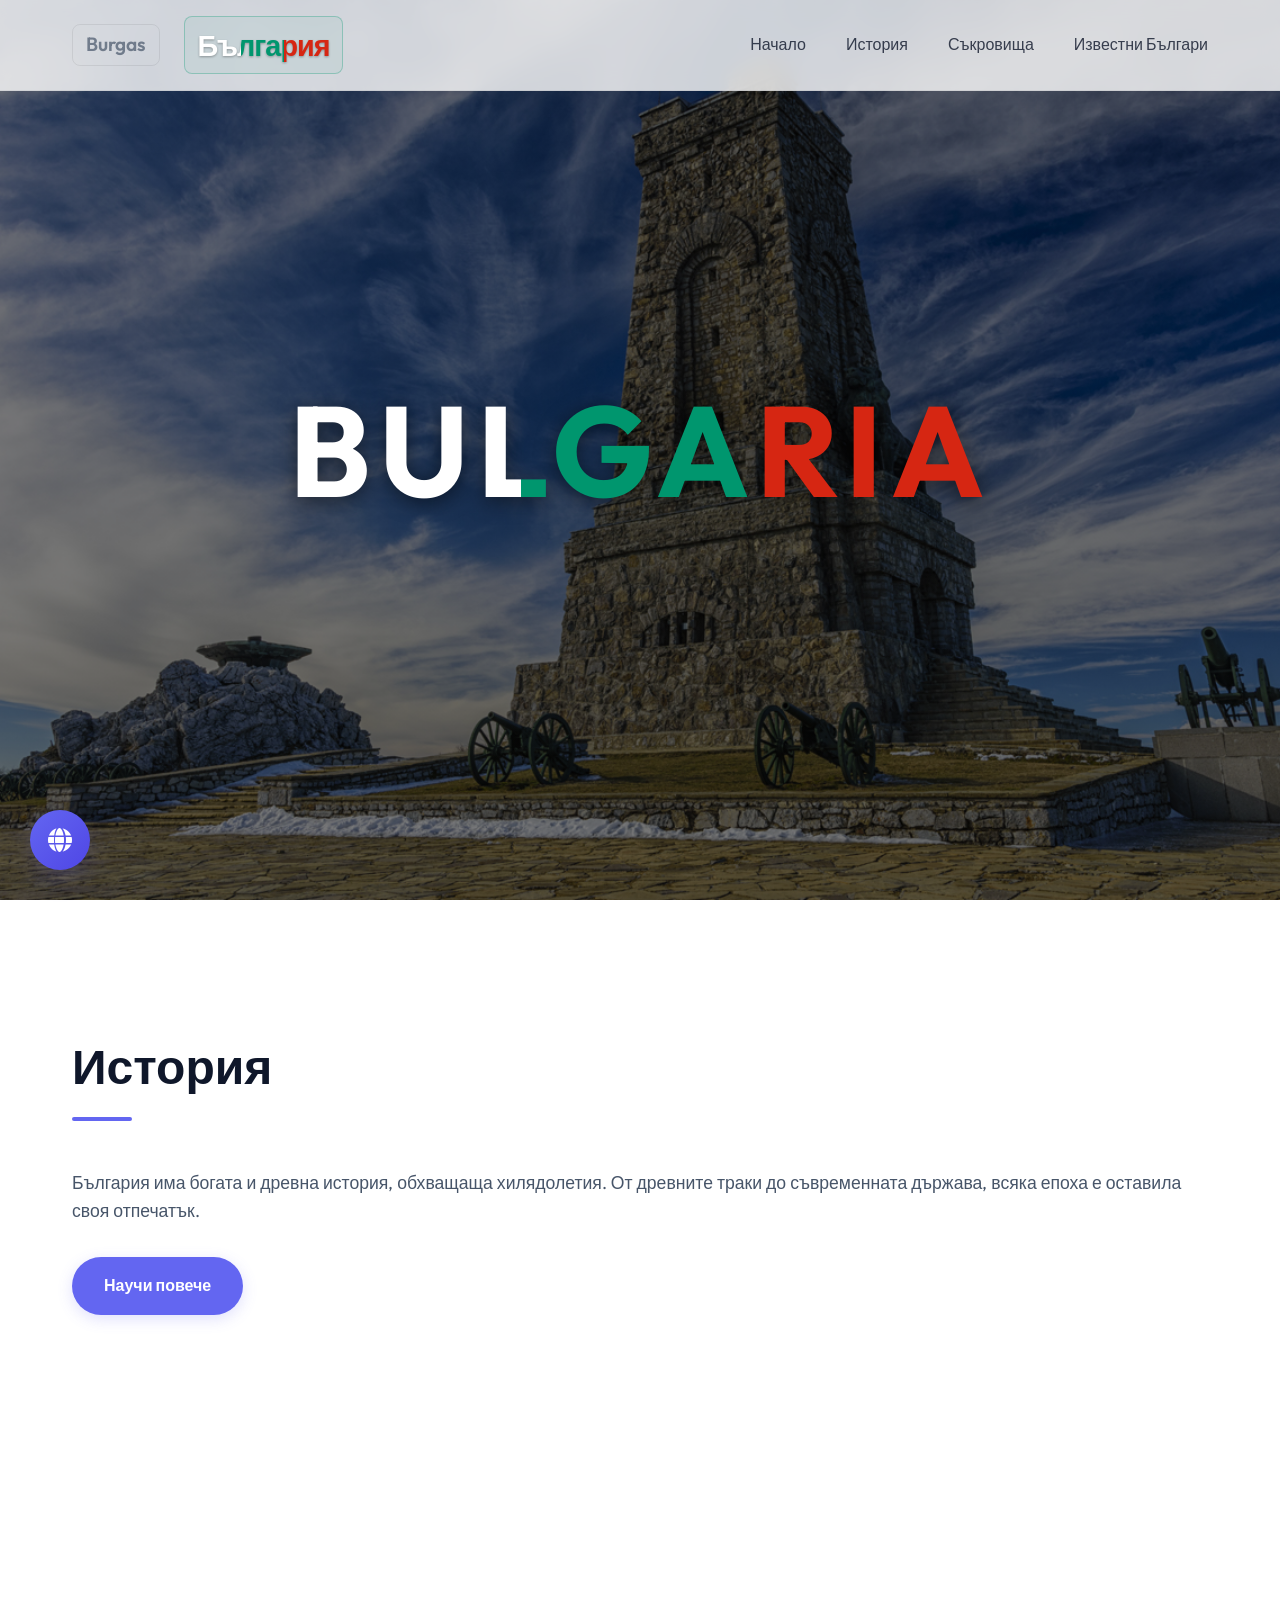
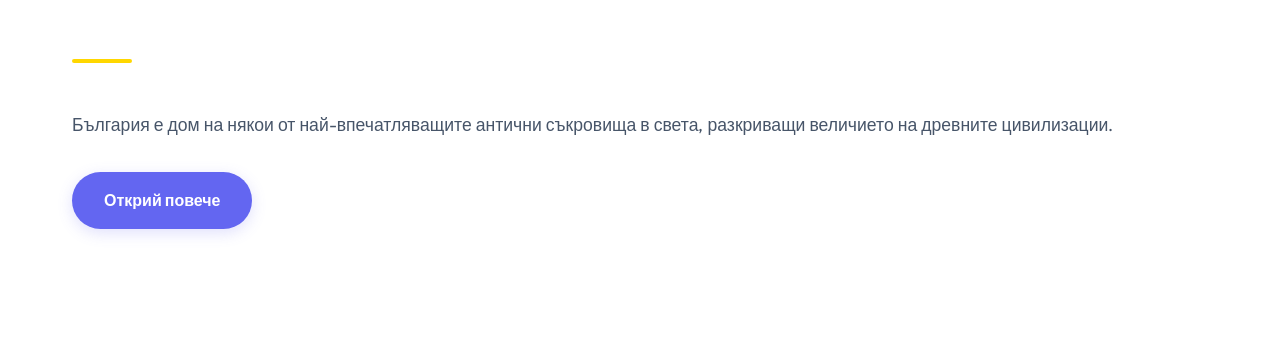
<file: index.html>
<!DOCTYPE html>
<html lang="bg">
<head>
    <meta charset="UTF-8">
    <meta name="viewport" content="width=device-width, initial-scale=1.0">
    <title>Bulgaria</title>
    <meta name="description" content="Bulgaria - Официален уебсайт.">
    <!-- Google Fonts -->
    <link rel="preconnect" href="https://fonts.googleapis.com">
    <link rel="preconnect" href="https://fonts.gstatic.com" crossorigin>
    <link href="https://fonts.googleapis.com/css2?family=Outfit:wght@300;400;600;700&display=swap" rel="stylesheet">
    <!-- Font Awesome for icons -->
    <link rel="stylesheet" href="https://cdnjs.cloudflare.com/ajax/libs/font-awesome/6.4.0/css/all.min.css">
    <link rel="stylesheet" href="style.css">
    <link rel="icon" type="image/png" href="assets/bulgaria_flag.png">
</head>
<body>
    <header id="navbar">
        <nav class="container">
            <div class="nav-brand">
                <a href="burgas.html" class="burgas-link">Burgas</a>
                <a href="index.html" class="logo-link active">
                    <div class="logo">Bulgaria</div>
                </a>
            </div>
            <ul class="nav-links">
                <li><a href="#hero" data-i18n="nav_home">Начало</a></li>
                <li><a href="#history" data-i18n="nav_history">История</a></li>
                <li><a href="#treasures" data-i18n="nav_treasures">Съкровища</a></li>
                <li><a href="famous-bulgarians.html" data-i18n="nav_famous">Известни Българи</a></li>
            </ul>
            <div class="hamburger">
                <span class="bar"></span>
                <span class="bar"></span>
                <span class="bar"></span>
            </div>
        </nav>
    </header>

    <main>
        <section id="hero" class="hero-section">
            <div class="container">
                <div class="hero-content">
                    <h1 class="fade-in">Bulgaria</h1>
                </div>
            </div>
        </section>

        <section id="history" class="content-section">
            <div class="container">
                <h2 class="section-title left fade-in" data-i18n="history_title">История</h2>
                <div class="section-content fade-in">
                    <p style="margin-bottom: 2rem; font-size: 1.1rem; color: var(--text-secondary);" data-i18n="history_desc">
                        България има богата и древна история, обхващаща хилядолетия. От древните траки до съвременната държава, всяка епоха е оставила своя отпечатък.
                    </p>
                    <a href="history.html" class="btn" data-i18n="btn_learn_more">Научи повече</a>
                </div>
            </div>
        </section>

        <section id="treasures" class="content-section treasures-banner">
            <div class="container">
                <h2 class="section-title left fade-in" data-i18n="treasures_title">Съкровища</h2>
                <div class="section-content fade-in">
                    <p style="margin-bottom: 2rem; font-size: 1.1rem; color: var(--text-secondary);" data-i18n="treasures_desc">
                        България е дом на някои от най-впечатляващите антични съкровища в света, разкриващи величието на древните цивилизации.
                    </p>
                    <a href="treasures.html" class="btn" data-i18n="btn_discover_more">Открий повече</a>
                </div>
            </div>
        </section>
    </main>

    <!-- Language Switcher -->
    <div class="lang-switcher">
        <button class="lang-btn" id="langBtn">
            <i class="fas fa-globe"></i>
        </button>
        <div class="lang-options" id="langOptions">
            <button class="lang-option" data-lang="bg" title="Български">
                <img src="assets/bulgaria.png" alt="Български">
            </button>
            <button class="lang-option" data-lang="en" title="English">
                <img src="assets/england.jpg" alt="English">
            </button>
            <button class="lang-option" data-lang="de" title="Deutsch">
                <img src="assets/germany.png" alt="Deutsch">
            </button>
            <button class="lang-option" data-lang="el" title="Ελληνικά">
                <img src="assets/greece.png" alt="Ελληνικά">
            </button>
            <button class="lang-option" data-lang="fr" title="Français">
                <img src="assets/french.png" alt="Français">
            </button>
            <button class="lang-option" data-lang="zh" title="中文">
                <img src="assets/china.png" alt="中文">
            </button>
        </div>
    </div>

    <script src="script.js"></script>
</body>
</html>
</file>
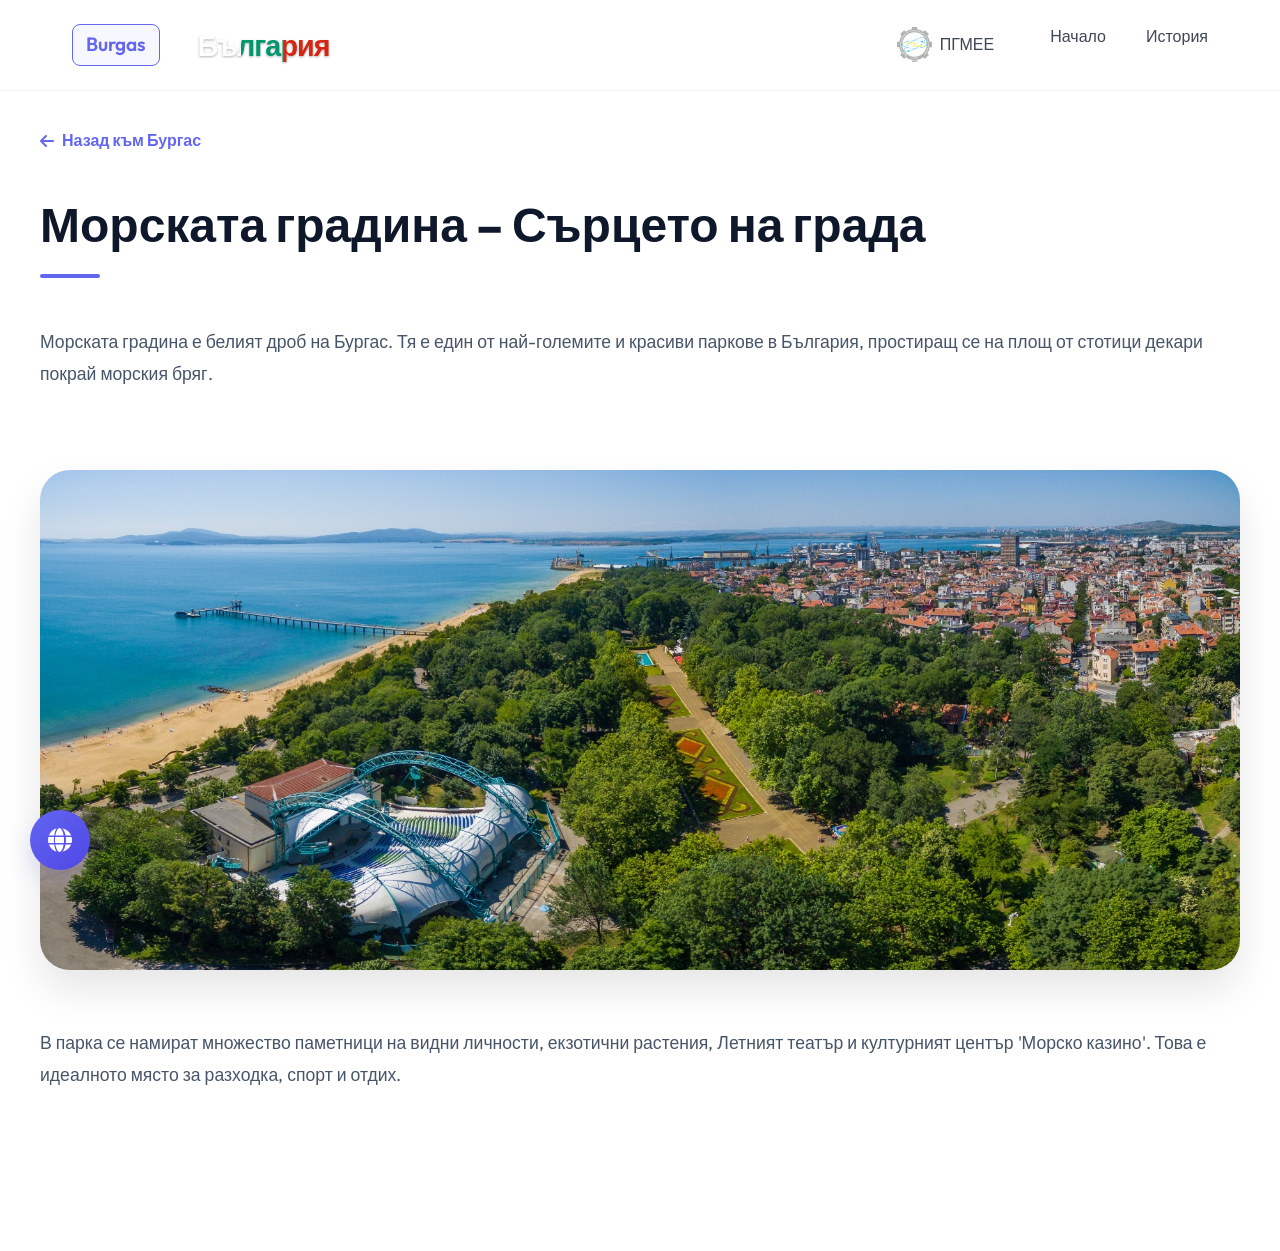
<file: burgas-garden.html>
<!DOCTYPE html>
<html lang="bg">
<head>
    <meta charset="UTF-8">
    <meta name="viewport" content="width=device-width, initial-scale=1.0">
    <title>Морска градина - Бургас</title>
    <link rel="preconnect" href="https://fonts.googleapis.com">
    <link rel="preconnect" href="https://fonts.gstatic.com" crossorigin>
    <link href="https://fonts.googleapis.com/css2?family=Outfit:wght@300;400;600;700&display=swap" rel="stylesheet">
    <link rel="stylesheet" href="https://cdnjs.cloudflare.com/ajax/libs/font-awesome/6.4.0/css/all.min.css">
    <link rel="stylesheet" href="style.css">
    <link rel="icon" type="image/png" href="assets/bulgaria_flag.png">
    <style>
        .detail-page { padding: 8rem 0; }
        .detail-content { 
            line-height: 1.8; 
            font-size: 1.1rem; 
            color: var(--text-secondary);
            margin-top: 3rem;
        }
        .detail-content p { margin-bottom: 2rem; }
        .detail-image {
            width: 100%;
            height: 500px;
            object-fit: cover;
            border-radius: 30px;
            margin: 3rem 0;
            box-shadow: 0 20px 40px rgba(0,0,0,0.1);
        }
        .back-link {
            display: inline-flex;
            align-items: center;
            gap: 0.5rem;
            color: var(--accent-color);
            text-decoration: none;
            font-weight: 600;
            margin-bottom: 2rem;
            transition: var(--transition);
        }
        .back-link:hover { transform: translateX(-5px); }
    </style>
</head>
<body>
    <header id="navbar">
        <nav class="container">
            <div class="nav-brand">
                <a href="burgas.html" class="burgas-link active">Burgas</a>
                <a href="index.html" class="logo-link">
                    <div class="logo">Bulgaria</div>
                </a>
            </div>
            <ul class="nav-links">
                <li>
                    <a href="pgmee.html" style="display: flex; align-items: center; gap: 0.5rem; padding: 0.2rem 1rem;">
                        <img src="assets/pgmee logo.png" alt="PGMEE Logo" style="height: 35px; width: auto; border-radius: 5px;">
                        <span>ПГМЕЕ</span>
                    </a>
                </li>
                <li><a href="burgas.html" data-i18n="nav_home">Начало</a></li>
                <li><a href="burgas-history.html" data-i18n="nav_history">История</a></li>
            </ul>
            <div class="hamburger">
                <span class="bar"></span>
                <span class="bar"></span>
                <span class="bar"></span>
            </div>
        </nav>
    </header>

    <main class="container detail-page">
        <a href="burgas.html" class="back-link"><i class="fas fa-arrow-left"></i> <span data-i18n="back_to_burgas">Назад към Бургас</span></a>
        <h1 class="section-title left fade-in" data-i18n="burgas_garden_details_title">Морската градина – Сърцето на града</h1>
        
        <div class="detail-content fade-in">
            <p data-i18n="burgas_garden_details_p1">Морската градина е белият дроб на Бургас. Тя е един от най-големите и красиви паркове в България, простиращ се на площ от стотици декари покрай морския бряг.</p>
            
            <img src="assets/morska gradina.jpg" alt="Морска градина" class="detail-image">
            
            <p data-i18n="burgas_garden_details_p2">В парка се намират множество паметници на видни личности, екзотични растения, Летният театър и културният център 'Морско казино'. Това е идеалното място за разходка, спорт и отдих.</p>
        </div>
    </main>

    <!-- Language Switcher -->
    <div class="lang-switcher">
        <button class="lang-btn" id="langBtn">
            <i class="fas fa-globe"></i>
        </button>
        <div class="lang-options" id="langOptions">
            <button class="lang-option" data-lang="bg" title="Български">
                <img src="assets/bulgaria.png" alt="Български">
            </button>
            <button class="lang-option" data-lang="en" title="English">
                <img src="assets/england.jpg" alt="English">
            </button>
            <button class="lang-option" data-lang="de" title="Deutsch">
                <img src="assets/germany.png" alt="Deutsch">
            </button>
            <button class="lang-option" data-lang="el" title="Ελληνικά">
                <img src="assets/greece.png" alt="Ελληνικά">
            </button>
            <button class="lang-option" data-lang="fr" title="Français">
                <img src="assets/french.png" alt="Français">
            </button>
            <button class="lang-option" data-lang="zh" title="中文">
                <img src="assets/china.png" alt="中文">
            </button>
        </div>
    </div>

    <script src="script.js"></script>
</body>
</html>
</file>
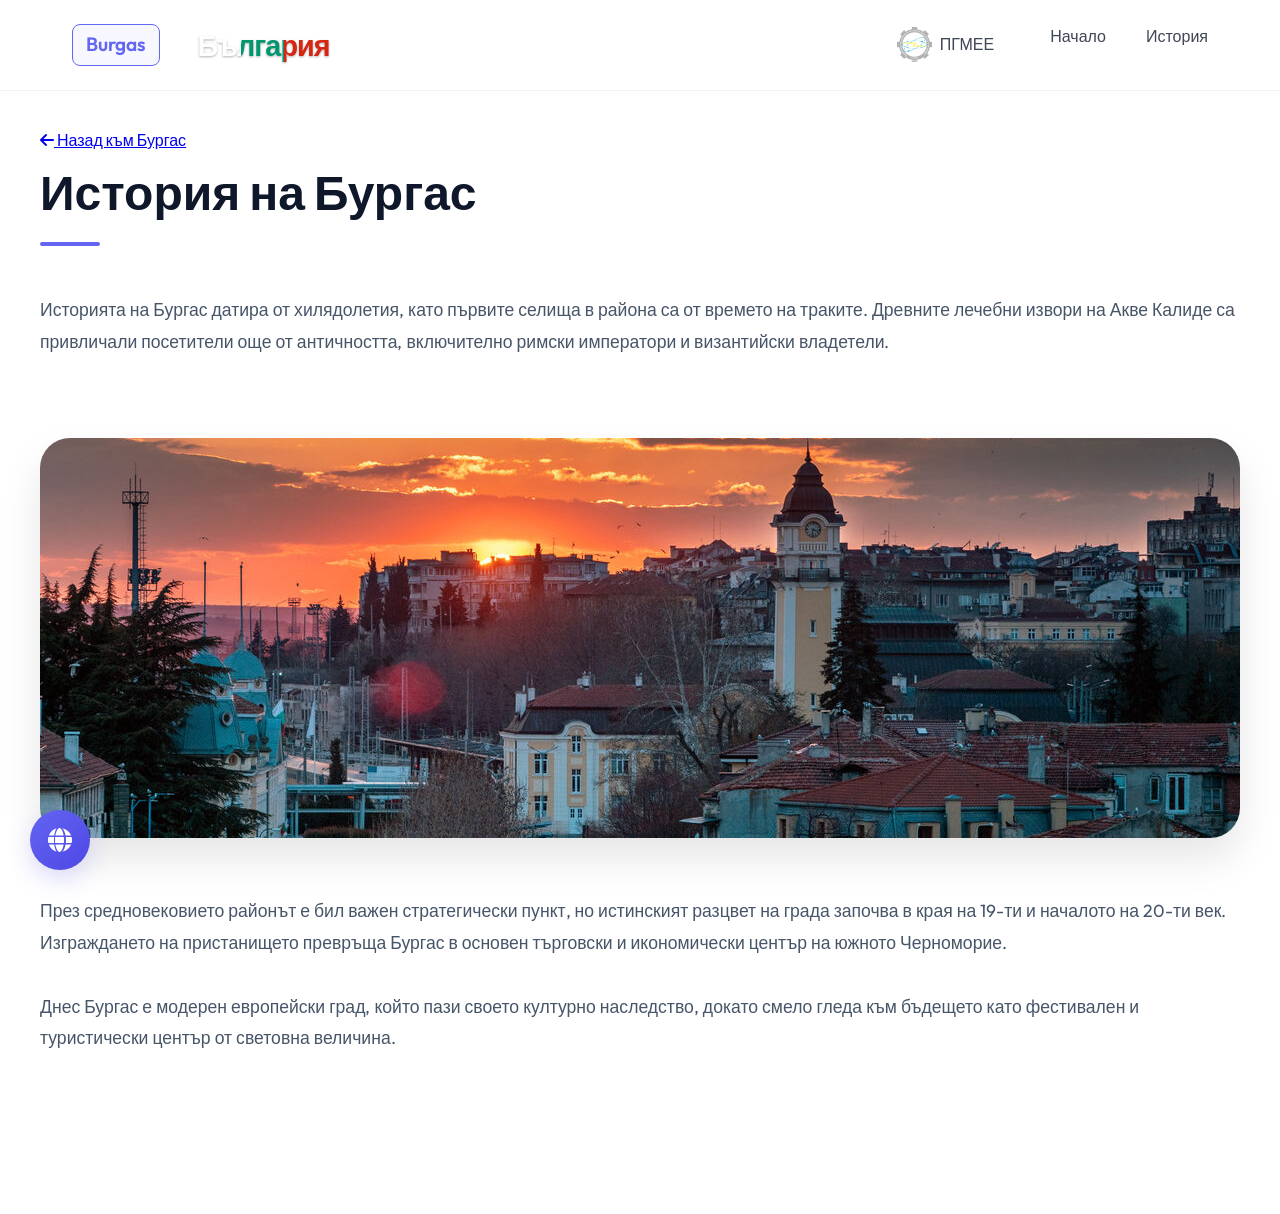
<file: burgas-history.html>
<!DOCTYPE html>
<html lang="bg">
<head>
    <meta charset="UTF-8">
    <meta name="viewport" content="width=device-width, initial-scale=1.0">
    <title>История на Бургас - Градът на морето</title>
    <link rel="preconnect" href="https://fonts.googleapis.com">
    <link rel="preconnect" href="https://fonts.gstatic.com" crossorigin>
    <link href="https://fonts.googleapis.com/css2?family=Outfit:wght@300;400;600;700&display=swap" rel="stylesheet">
    <link rel="stylesheet" href="https://cdnjs.cloudflare.com/ajax/libs/font-awesome/6.4.0/css/all.min.css">
    <link rel="stylesheet" href="style.css">
    <link rel="icon" type="image/png" href="assets/bulgaria_flag.png">
    <style>
        .history-page { padding: 8rem 0; }
        .history-content { 
            line-height: 1.8; 
            font-size: 1.1rem; 
            color: var(--text-secondary);
            margin-top: 3rem;
        }
        .history-content p { margin-bottom: 2rem; }
        .history-image {
            width: 100%;
            height: 400px;
            object-fit: cover;
            border-radius: 30px;
            margin: 3rem 0;
            box-shadow: 0 20px 40px rgba(0,0,0,0.1);
        }
    </style>
</head>
<body>
    <header id="navbar">
        <nav class="container">
            <div class="nav-brand">
                <a href="burgas.html" class="burgas-link active">Burgas</a>
                <a href="index.html" class="logo-link">
                    <div class="logo">Bulgaria</div>
                </a>
            </div>
            <ul class="nav-links">
                <li>
                    <a href="pgmee.html" style="display: flex; align-items: center; gap: 0.5rem; padding: 0.2rem 1rem;">
                        <img src="assets/pgmee logo.png" alt="PGMEE Logo" style="height: 35px; width: auto; border-radius: 5px;">
                        <span>ПГМЕЕ</span>
                    </a>
                </li>
                <li><a href="burgas.html" data-i18n="nav_home">Начало</a></li>
                <li><a href="burgas-history.html" class="active" data-i18n="nav_history">История</a></li>
            </ul>
            <div class="hamburger">
                <span class="bar"></span>
                <span class="bar"></span>
                <span class="bar"></span>
            </div>
        </nav>
    </header>

    <main class="container history-page">
        <a href="burgas.html" class="back-link"><i class="fas fa-arrow-left"></i> <span data-i18n="back_to_burgas">Назад към Бургас</span></a>
        <h1 class="section-title left fade-in" data-i18n="burgas_history_page_title">История на Бургас</h1>
        
        <div class="history-content fade-in">
            <p data-i18n="burgas_history_p1">Историята на Бургас датира от хилядолетия, като първите селища в района са от времето на траките. Древните лечебни извори на Акве Калиде са привличали посетители още от античността, включително римски императори и византийски владетели.</p>
            
            <img src="assets/burgas.jpg" alt="История на Бургас" class="history-image">
            
            <p data-i18n="burgas_history_p2">През средновековието районът е бил важен стратегически пункт, но истинският разцвет на града започва в края на 19-ти и началото на 20-ти век. Изграждането на пристанището превръща Бургас в основен търговски и икономически център на южното Черноморие.</p>
            
            <p data-i18n="burgas_history_p3">Днес Бургас е модерен европейски град, който пази своето културно наследство, докато смело гледа към бъдещето като фестивален и туристически център от световна величина.</p>
        </div>
    </main>

    <!-- Language Switcher -->
    <div class="lang-switcher">
        <button class="lang-btn" id="langBtn">
            <i class="fas fa-globe"></i>
        </button>
        <div class="lang-options" id="langOptions">
            <button class="lang-option" data-lang="bg" title="Български">
                <img src="assets/bulgaria.png" alt="Български">
            </button>
            <button class="lang-option" data-lang="en" title="English">
                <img src="assets/england.jpg" alt="English">
            </button>
            <button class="lang-option" data-lang="de" title="Deutsch">
                <img src="assets/germany.png" alt="Deutsch">
            </button>
            <button class="lang-option" data-lang="el" title="Ελληνικά">
                <img src="assets/greece.png" alt="Ελληνικά">
            </button>
            <button class="lang-option" data-lang="fr" title="Français">
                <img src="assets/french.png" alt="Français">
            </button>
            <button class="lang-option" data-lang="zh" title="中文">
                <img src="assets/china.png" alt="中文">
            </button>
        </div>
    </div>

    <script src="script.js"></script>
</body>
</html>
</file>
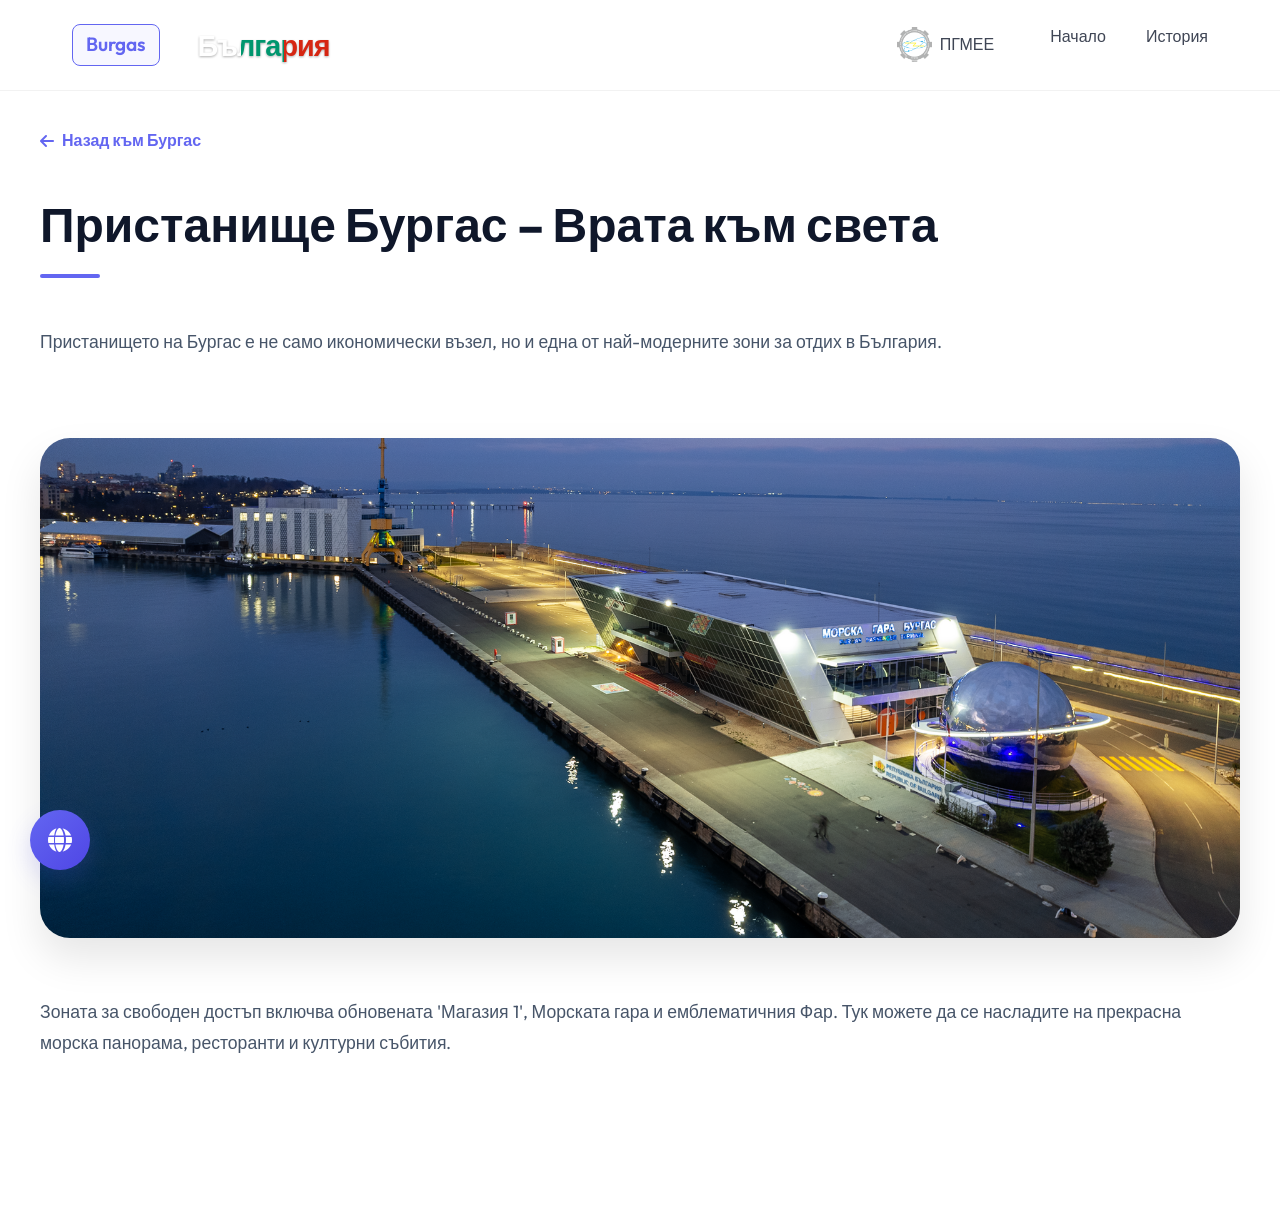
<file: burgas-port.html>
<!DOCTYPE html>
<html lang="bg">
<head>
    <meta charset="UTF-8">
    <meta name="viewport" content="width=device-width, initial-scale=1.0">
    <title>Пристанище Бургас</title>
    <link rel="preconnect" href="https://fonts.googleapis.com">
    <link rel="preconnect" href="https://fonts.gstatic.com" crossorigin>
    <link href="https://fonts.googleapis.com/css2?family=Outfit:wght@300;400;600;700&display=swap" rel="stylesheet">
    <link rel="stylesheet" href="https://cdnjs.cloudflare.com/ajax/libs/font-awesome/6.4.0/css/all.min.css">
    <link rel="stylesheet" href="style.css">
    <link rel="icon" type="image/png" href="assets/bulgaria_flag.png">
    <style>
        .detail-page { padding: 8rem 0; }
        .detail-content { 
            line-height: 1.8; 
            font-size: 1.1rem; 
            color: var(--text-secondary);
            margin-top: 3rem;
        }
        .detail-content p { margin-bottom: 2rem; }
        .detail-image {
            width: 100%;
            height: 500px;
            object-fit: cover;
            border-radius: 30px;
            margin: 3rem 0;
            box-shadow: 0 20px 40px rgba(0,0,0,0.1);
        }
        .back-link {
            display: inline-flex;
            align-items: center;
            gap: 0.5rem;
            color: var(--accent-color);
            text-decoration: none;
            font-weight: 600;
            margin-bottom: 2rem;
            transition: var(--transition);
        }
        .back-link:hover { transform: translateX(-5px); }
    </style>
</head>
<body>
    <header id="navbar">
        <nav class="container">
            <div class="nav-brand">
                <a href="burgas.html" class="burgas-link active">Burgas</a>
                <a href="index.html" class="logo-link">
                    <div class="logo">Bulgaria</div>
                </a>
            </div>
            <ul class="nav-links">
                <li>
                    <a href="pgmee.html" style="display: flex; align-items: center; gap: 0.5rem; padding: 0.2rem 1rem;">
                        <img src="assets/pgmee logo.png" alt="PGMEE Logo" style="height: 35px; width: auto; border-radius: 5px;">
                        <span>ПГМЕЕ</span>
                    </a>
                </li>
                <li><a href="burgas.html" data-i18n="nav_home">Начало</a></li>
                <li><a href="burgas-history.html" data-i18n="nav_history">История</a></li>
            </ul>
            <div class="hamburger">
                <span class="bar"></span>
                <span class="bar"></span>
                <span class="bar"></span>
            </div>
        </nav>
    </header>

    <main class="container detail-page">
        <a href="burgas.html" class="back-link"><i class="fas fa-arrow-left"></i> <span data-i18n="back_to_burgas">Назад към Бургас</span></a>
        <h1 class="section-title left fade-in" data-i18n="burgas_port_details_title">Пристанище Бургас – Врата към света</h1>
        
        <div class="detail-content fade-in">
            <p data-i18n="burgas_port_details_p1">Пристанището на Бургас е не само икономически възел, но и една от най-модерните зони за отдих в България.</p>
            
            <img src="assets/morska gara.png" alt="Пристанище Бургас" class="detail-image">
            
            <p data-i18n="burgas_port_details_p2">Зоната за свободен достъп включва обновената 'Магазия 1', Морската гара и емблематичния Фар. Тук можете да се насладите на прекрасна морска панорама, ресторанти и културни събития.</p>
        </div>
    </main>

    <!-- Language Switcher -->
    <div class="lang-switcher">
        <button class="lang-btn" id="langBtn">
            <i class="fas fa-globe"></i>
        </button>
        <div class="lang-options" id="langOptions">
            <button class="lang-option" data-lang="bg" title="Български">
                <img src="assets/bulgaria.png" alt="Български">
            </button>
            <button class="lang-option" data-lang="en" title="English">
                <img src="assets/england.jpg" alt="English">
            </button>
            <button class="lang-option" data-lang="de" title="Deutsch">
                <img src="assets/germany.png" alt="Deutsch">
            </button>
            <button class="lang-option" data-lang="el" title="Ελληνικά">
                <img src="assets/greece.png" alt="Ελληνικά">
            </button>
            <button class="lang-option" data-lang="fr" title="Français">
                <img src="assets/french.png" alt="Français">
            </button>
            <button class="lang-option" data-lang="zh" title="中文">
                <img src="assets/china.png" alt="中文">
            </button>
        </div>
    </div>

    <script src="script.js"></script>
</body>
</html>
</file>
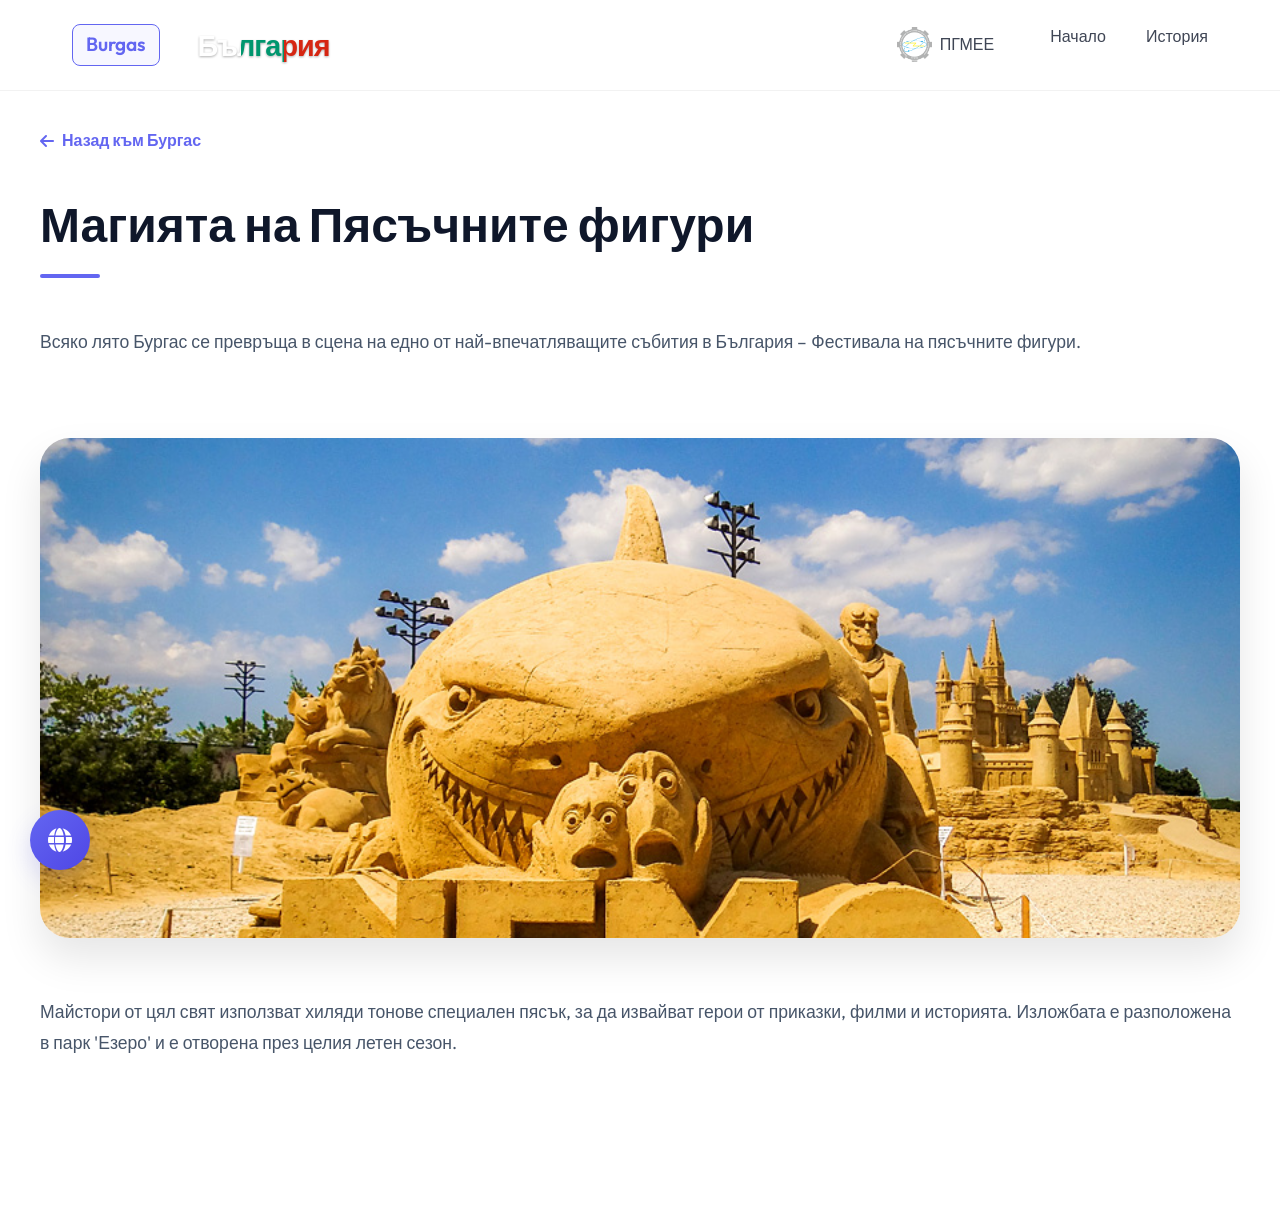
<file: burgas-sand.html>
<!DOCTYPE html>
<html lang="bg">
<head>
    <meta charset="UTF-8">
    <meta name="viewport" content="width=device-width, initial-scale=1.0">
    <title>Пясъчни фигури - Бургас</title>
    <link rel="preconnect" href="https://fonts.googleapis.com">
    <link rel="preconnect" href="https://fonts.gstatic.com" crossorigin>
    <link href="https://fonts.googleapis.com/css2?family=Outfit:wght@300;400;600;700&display=swap" rel="stylesheet">
    <link rel="stylesheet" href="https://cdnjs.cloudflare.com/ajax/libs/font-awesome/6.4.0/css/all.min.css">
    <link rel="stylesheet" href="style.css">
    <link rel="icon" type="image/png" href="assets/bulgaria_flag.png">
    <style>
        .detail-page { padding: 8rem 0; }
        .detail-content { 
            line-height: 1.8; 
            font-size: 1.1rem; 
            color: var(--text-secondary);
            margin-top: 3rem;
        }
        .detail-content p { margin-bottom: 2rem; }
        .detail-image {
            width: 100%;
            height: 500px;
            object-fit: cover;
            border-radius: 30px;
            margin: 3rem 0;
            box-shadow: 0 20px 40px rgba(0,0,0,0.1);
        }
        .back-link {
            display: inline-flex;
            align-items: center;
            gap: 0.5rem;
            color: var(--accent-color);
            text-decoration: none;
            font-weight: 600;
            margin-bottom: 2rem;
            transition: var(--transition);
        }
        .back-link:hover { transform: translateX(-5px); }
    </style>
</head>
<body>
    <header id="navbar">
        <nav class="container">
            <div class="nav-brand">
                <a href="burgas.html" class="burgas-link active">Burgas</a>
                <a href="index.html" class="logo-link">
                    <div class="logo">Bulgaria</div>
                </a>
            </div>
            <ul class="nav-links">
                <li>
                    <a href="pgmee.html" style="display: flex; align-items: center; gap: 0.5rem; padding: 0.2rem 1rem;">
                        <img src="assets/pgmee logo.png" alt="PGMEE Logo" style="height: 35px; width: auto; border-radius: 5px;">
                        <span>ПГМЕЕ</span>
                    </a>
                </li>
                <li><a href="burgas.html" data-i18n="nav_home">Начало</a></li>
                <li><a href="burgas-history.html" data-i18n="nav_history">История</a></li>
            </ul>
            <div class="hamburger">
                <span class="bar"></span>
                <span class="bar"></span>
                <span class="bar"></span>
            </div>
        </nav>
    </header>

    <main class="container detail-page">
        <a href="burgas.html" class="back-link"><i class="fas fa-arrow-left"></i> <span data-i18n="back_to_burgas">Назад към Бургас</span></a>
        <h1 class="section-title left fade-in" data-i18n="burgas_sand_details_title">Магията на Пясъчните фигури</h1>
        
        <div class="detail-content fade-in">
            <p data-i18n="burgas_sand_details_p1">Всяко лято Бургас се превръща в сцена на едно от най-впечатляващите събития в България – Фестивала на пясъчните фигури.</p>
            
            <img src="assets/pqsuchni figuri.jpg" alt="Пясъчни фигури" class="detail-image">
            
            <p data-i18n="burgas_sand_details_p2">Майстори от цял свят използват хиляди тонове специален пясък, за да извайват герои от приказки, филми и историята. Изложбата е разположена в парк 'Езеро' и е отворена през целия летен сезон.</p>
        </div>
    </main>

    <!-- Language Switcher -->
    <div class="lang-switcher">
        <button class="lang-btn" id="langBtn">
            <i class="fas fa-globe"></i>
        </button>
        <div class="lang-options" id="langOptions">
            <button class="lang-option" data-lang="bg" title="Български">
                <img src="assets/bulgaria.png" alt="Български">
            </button>
            <button class="lang-option" data-lang="en" title="English">
                <img src="assets/england.jpg" alt="English">
            </button>
            <button class="lang-option" data-lang="de" title="Deutsch">
                <img src="assets/germany.png" alt="Deutsch">
            </button>
            <button class="lang-option" data-lang="el" title="Ελληνικά">
                <img src="assets/greece.png" alt="Ελληνικά">
            </button>
            <button class="lang-option" data-lang="fr" title="Français">
                <img src="assets/french.png" alt="Français">
            </button>
            <button class="lang-option" data-lang="zh" title="中文">
                <img src="assets/china.png" alt="中文">
            </button>
        </div>
    </div>

    <script src="script.js"></script>
</body>
</html>
</file>
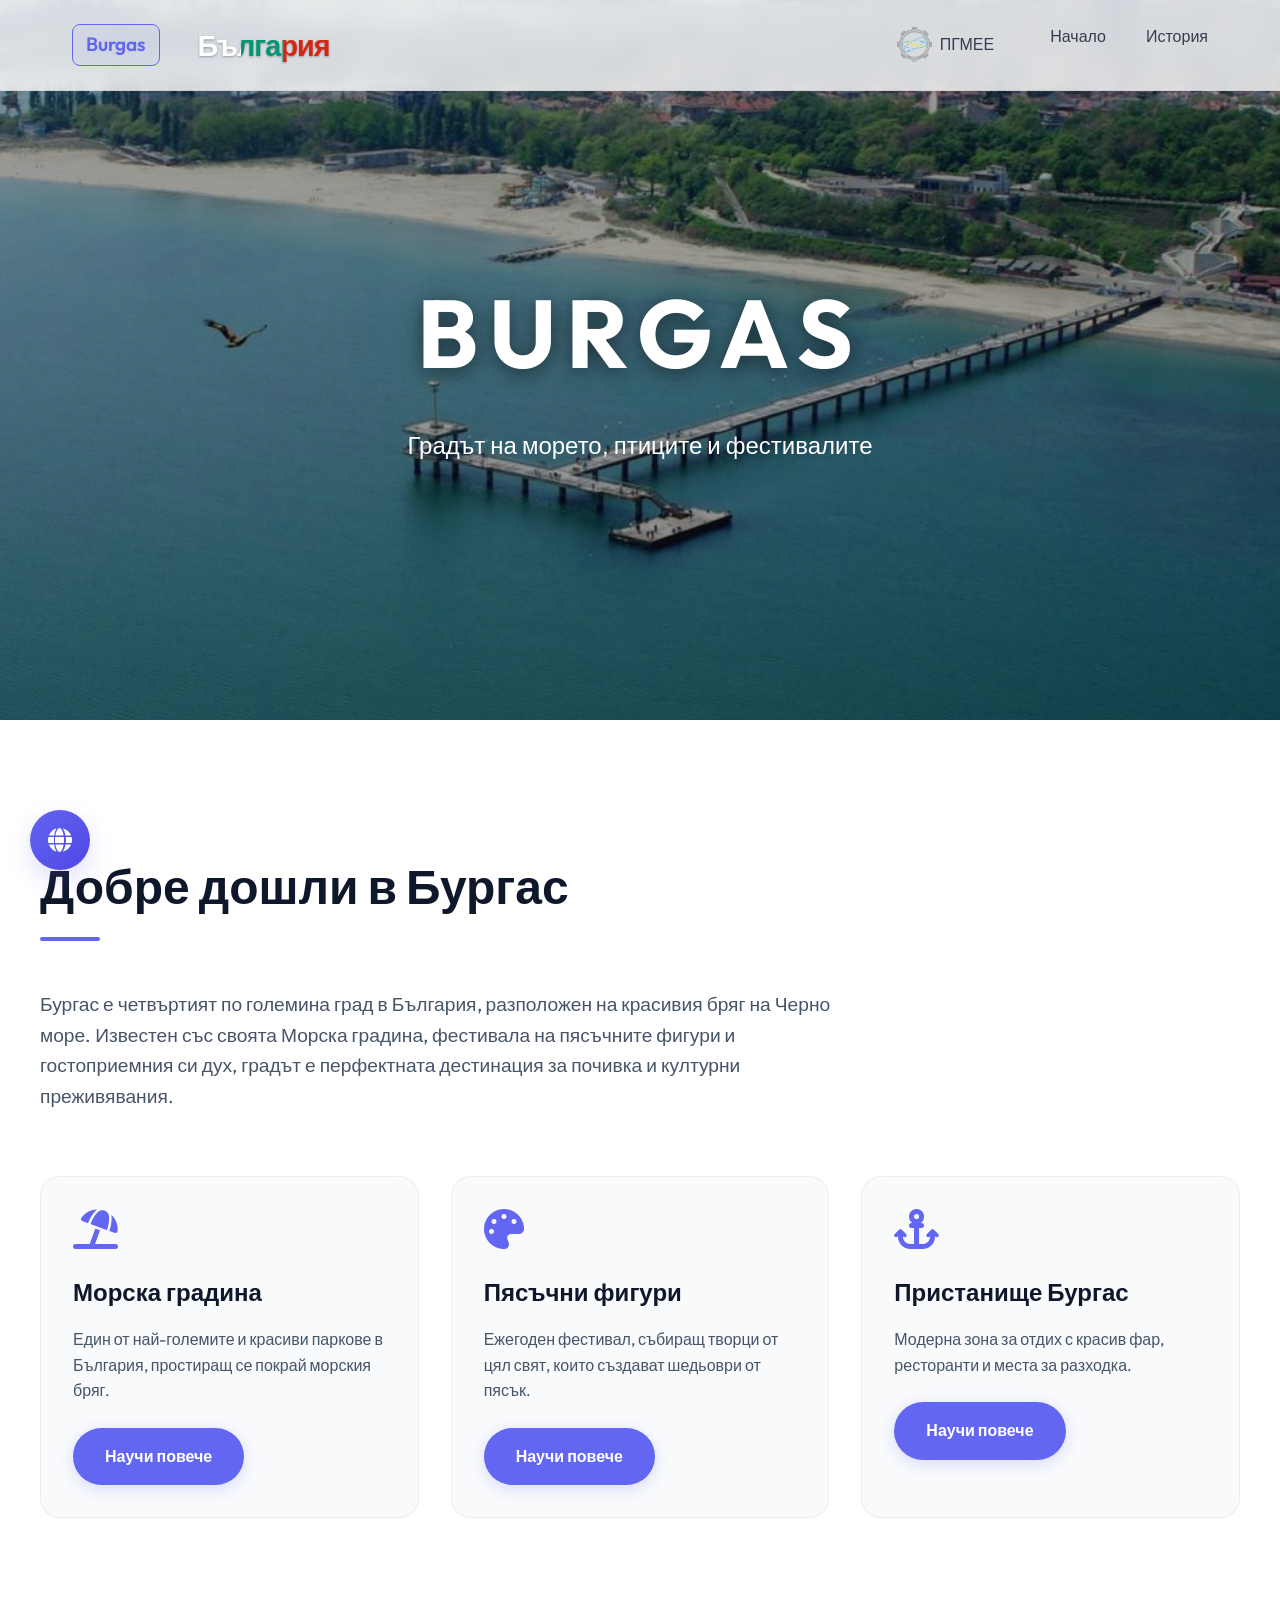
<file: burgas.html>
<!DOCTYPE html>
<html lang="bg">
<head>
    <meta charset="UTF-8">
    <meta name="viewport" content="width=device-width, initial-scale=1.0">
    <title>Burgas - Градът на морето</title>
    <link rel="preconnect" href="https://fonts.googleapis.com">
    <link rel="preconnect" href="https://fonts.gstatic.com" crossorigin>
    <link href="https://fonts.googleapis.com/css2?family=Outfit:wght@300;400;600;700&display=swap" rel="stylesheet">
    <link rel="stylesheet" href="https://cdnjs.cloudflare.com/ajax/libs/font-awesome/6.4.0/css/all.min.css">
    <link rel="stylesheet" href="style.css">
    <link rel="icon" type="image/png" href="assets/bulgaria_flag.png">
    <style>
        .burgas-hero {
            height: 80vh;
            background: linear-gradient(rgba(0, 0, 0, 0.4), rgba(0, 0, 0, 0.4)), url('assets/most.jpg') center/cover no-repeat;
            display: flex;
            justify-content: center;
            align-items: center;
            color: white;
            text-align: center;
        }
        .burgas-hero h1 {
            font-size: 6rem;
            text-transform: uppercase;
            letter-spacing: 10px;
            font-weight: 700;
            filter: drop-shadow(0 4px 10px rgba(0, 0, 0, 0.5));
        }
        .burgas-content {
            padding: 8rem 0;
        }
        .burgas-grid {
            display: grid;
            grid-template-columns: repeat(auto-fit, minmax(300px, 1fr));
            gap: 2rem;
            margin-top: 4rem;
        }
        .burgas-card {
            background: var(--bg-card);
            padding: 2rem;
            border-radius: 20px;
            transition: var(--transition);
            border: 1px solid rgba(0, 0, 0, 0.05);
        }
        .burgas-card:hover {
            transform: translateY(-10px);
            box-shadow: 0 20px 40px rgba(0, 0, 0, 0.1);
        }
        .burgas-card i {
            font-size: 2.5rem;
            color: var(--accent-color);
            margin-bottom: 1.5rem;
        }
        .burgas-card h3 {
            font-size: 1.5rem;
            margin-bottom: 1rem;
        }
        .burgas-card p {
            color: var(--text-secondary);
        }
        @media (max-width: 768px) {
            .burgas-hero h1 { font-size: 3rem; letter-spacing: 5px; }
            .burgas-content { padding: 4rem 0; }
        }
    </style>
</head>
<body>
    <header id="navbar">
        <nav class="container">
            <div class="nav-brand">
                <a href="burgas.html" class="burgas-link active">Burgas</a>
                <a href="index.html" class="logo-link">
                    <div class="logo">Bulgaria</div>
                </a>
            </div>
            <ul class="nav-links">
                <li>
                    <a href="pgmee.html" style="display: flex; align-items: center; gap: 0.5rem; padding: 0.2rem 1rem;">
                        <img src="assets/pgmee logo.png" alt="PGMEE Logo" style="height: 35px; width: auto; border-radius: 5px;">
                        <span>ПГМЕЕ</span>
                    </a>
                </li>
                <li><a href="burgas.html" data-i18n="nav_home">Начало</a></li>
                <li><a href="burgas-history.html" data-i18n="nav_history">История</a></li>
            </ul>
            <div class="hamburger">
                <span class="bar"></span>
                <span class="bar"></span>
                <span class="bar"></span>
            </div>
        </nav>
    </header>

    <main>
        <section class="burgas-hero">
            <div class="container">
                <h1 class="fade-in">Burgas</h1>
                <p class="fade-in" style="font-size: 1.5rem; margin-top: 1rem; font-weight: 300;" data-i18n="burgas_hero_tagline">Градът на морето, птиците и фестивалите</p>
            </div>
        </section>

        <section class="container burgas-content">
            <h2 class="section-title left fade-in" data-i18n="burgas_welcome_title">Добре дошли в Бургас</h2>
            <p class="fade-in" style="font-size: 1.2rem; color: var(--text-secondary); max-width: 800px;" data-i18n="burgas_welcome_desc">
                Бургас е четвъртият по големина град в България, разположен на красивия бряг на Черно море. Известен със своята Морска градина, фестивала на пясъчните фигури и гостоприемния си дух, градът е перфектната дестинация за почивка и културни преживявания.
            </p>

            <div class="burgas-grid fade-in">
                <div class="burgas-card">
                    <i class="fas fa-umbrella-beach"></i>
                    <h3 data-i18n="burgas_card_garden_title">Морска градина</h3>
                    <p data-i18n="burgas_card_garden_desc">Един от най-големите и красиви паркове в България, простиращ се покрай морския бряг.</p>
                    <a href="burgas-garden.html" class="btn" style="margin-top: 1.5rem;" data-i18n="btn_learn_more">Научи повече</a>
                </div>
                <div class="burgas-card">
                    <i class="fas fa-palette"></i>
                    <h3 data-i18n="burgas_card_sand_title">Пясъчни фигури</h3>
                    <p data-i18n="burgas_card_sand_desc">Ежегоден фестивал, събиращ творци от цял свят, които създават шедьоври от пясък.</p>
                    <a href="burgas-sand.html" class="btn" style="margin-top: 1.5rem;" data-i18n="btn_learn_more">Научи повече</a>
                </div>
                <div class="burgas-card">
                    <i class="fas fa-anchor"></i>
                    <h3 data-i18n="burgas_card_port_title">Пристанище Бургас</h3>
                    <p data-i18n="burgas_card_port_desc">Модерна зона за отдих с красив фар, ресторанти и места за разходка.</p>
                    <a href="burgas-port.html" class="btn" style="margin-top: 1.5rem;" data-i18n="btn_learn_more">Научи повече</a>
                </div>
            </div>
        </section>
    </main>

    <!-- Language Switcher (Keep it for consistency) -->
    <div class="lang-switcher">
        <button class="lang-btn" id="langBtn">
            <i class="fas fa-globe"></i>
        </button>
        <div class="lang-options" id="langOptions">
            <button class="lang-option" data-lang="bg" title="Български">
                <img src="assets/bulgaria.png" alt="Български">
            </button>
            <button class="lang-option" data-lang="en" title="English">
                <img src="assets/england.jpg" alt="English">
            </button>
            <button class="lang-option" data-lang="de" title="Deutsch">
                <img src="assets/germany.png" alt="Deutsch">
            </button>
            <button class="lang-option" data-lang="el" title="Ελληνικά">
                <img src="assets/greece.png" alt="Ελληνικά">
            </button>
            <button class="lang-option" data-lang="fr" title="Français">
                <img src="assets/french.png" alt="Français">
            </button>
            <button class="lang-option" data-lang="zh" title="中文">
                <img src="assets/china.png" alt="中文">
            </button>
        </div>
    </div>

    <script src="script.js"></script>
</body>
</html>
</file>
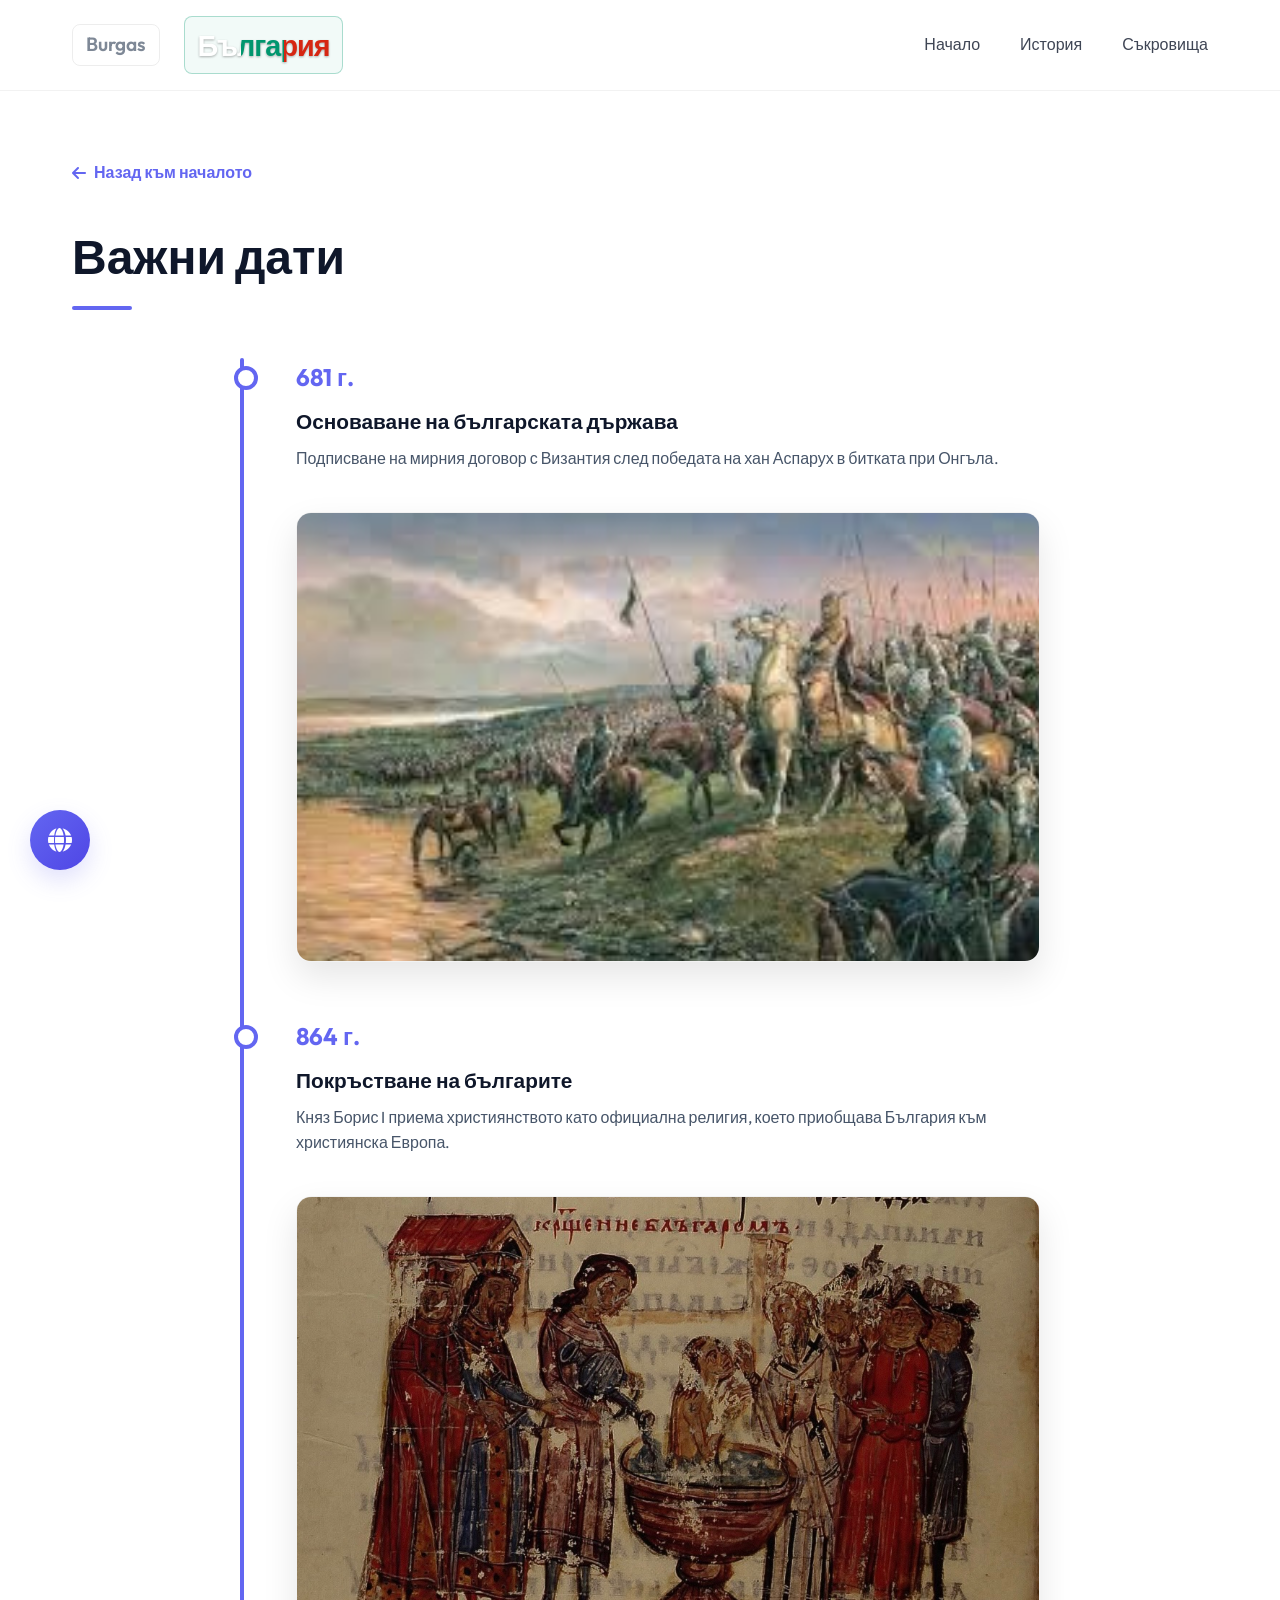
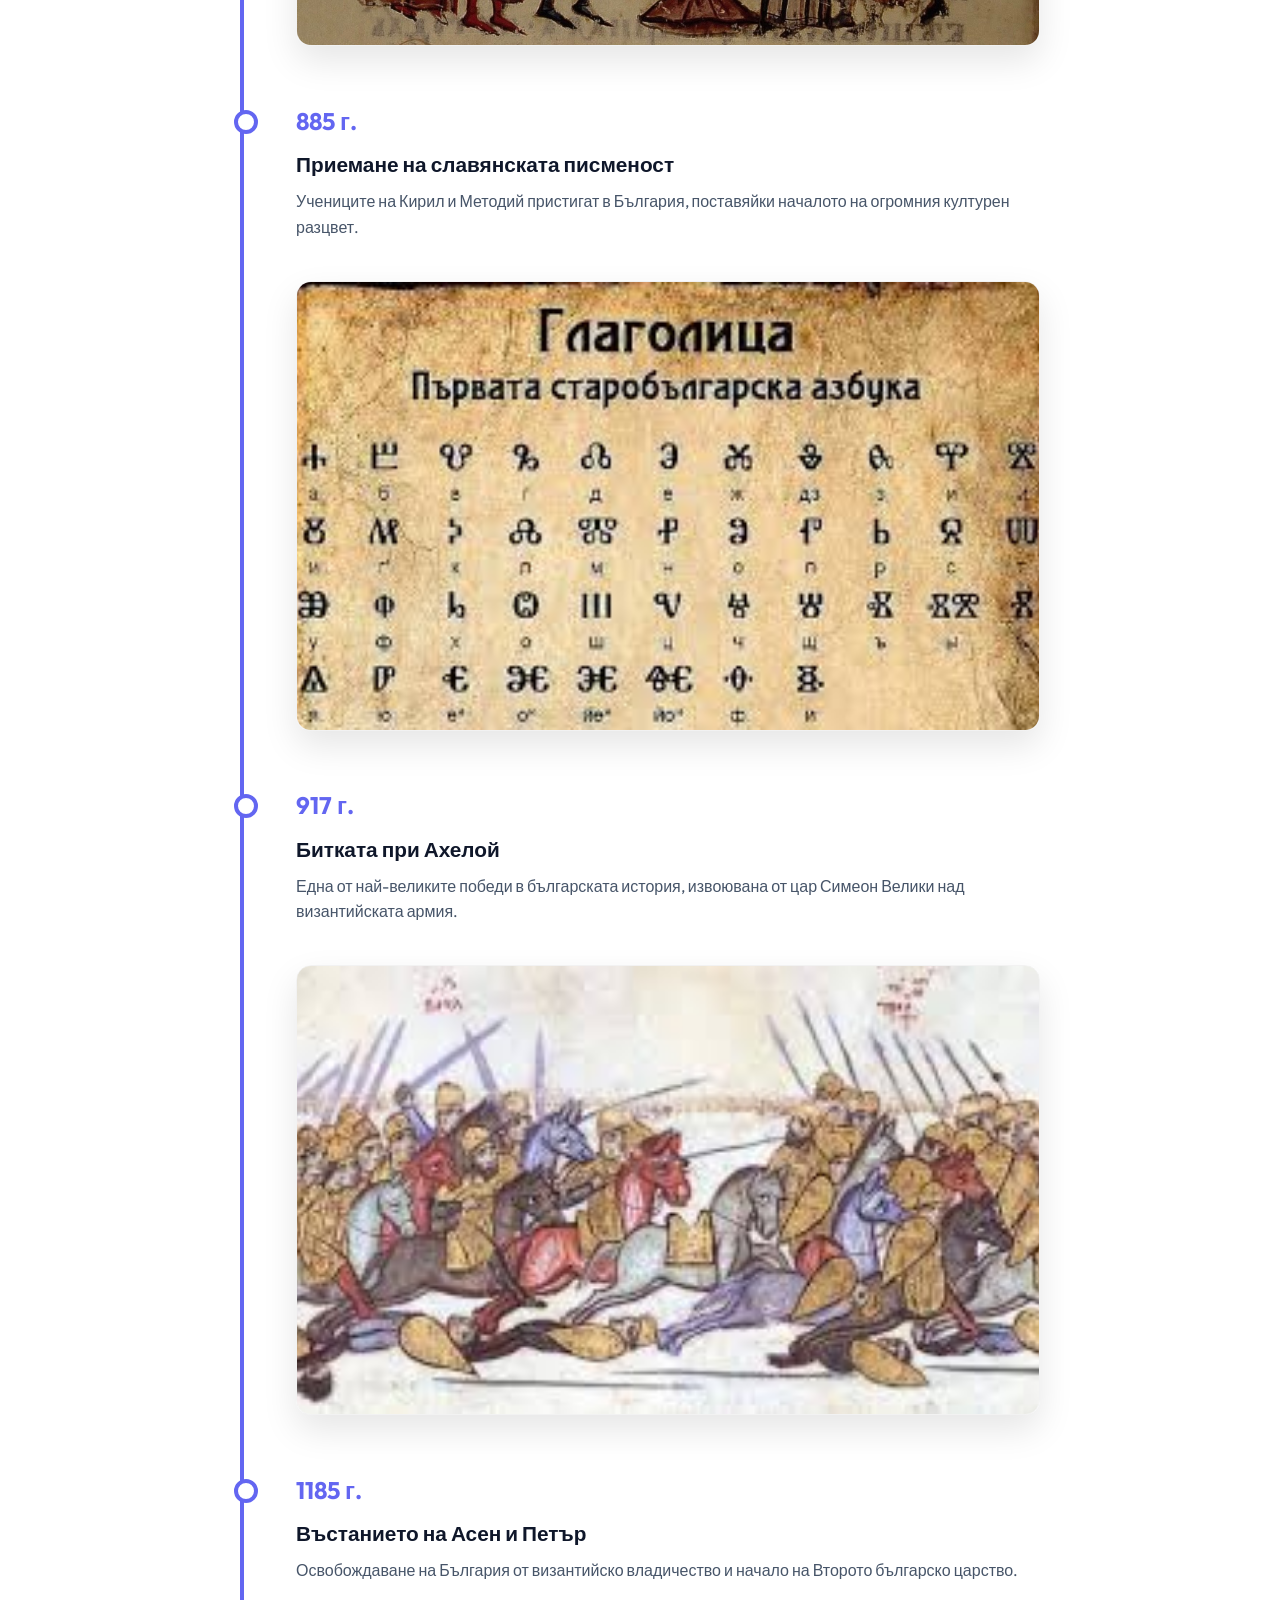
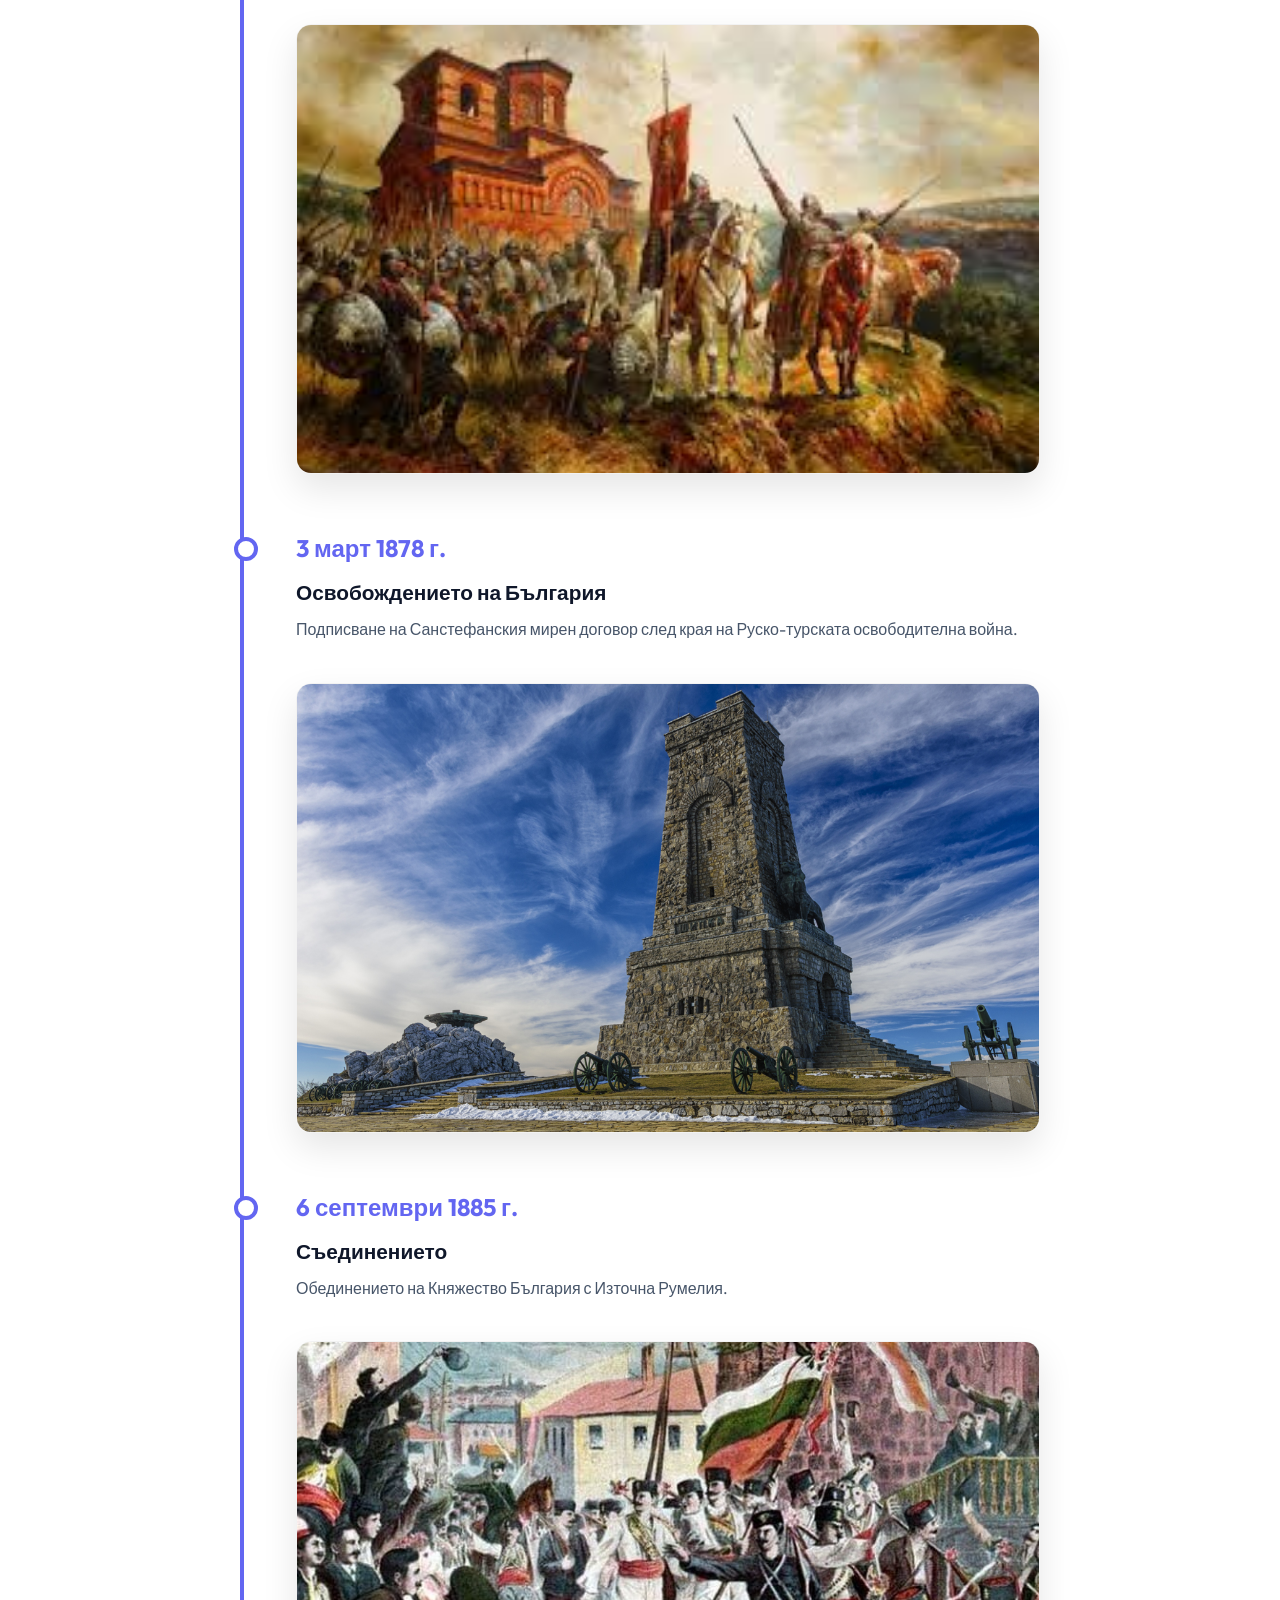
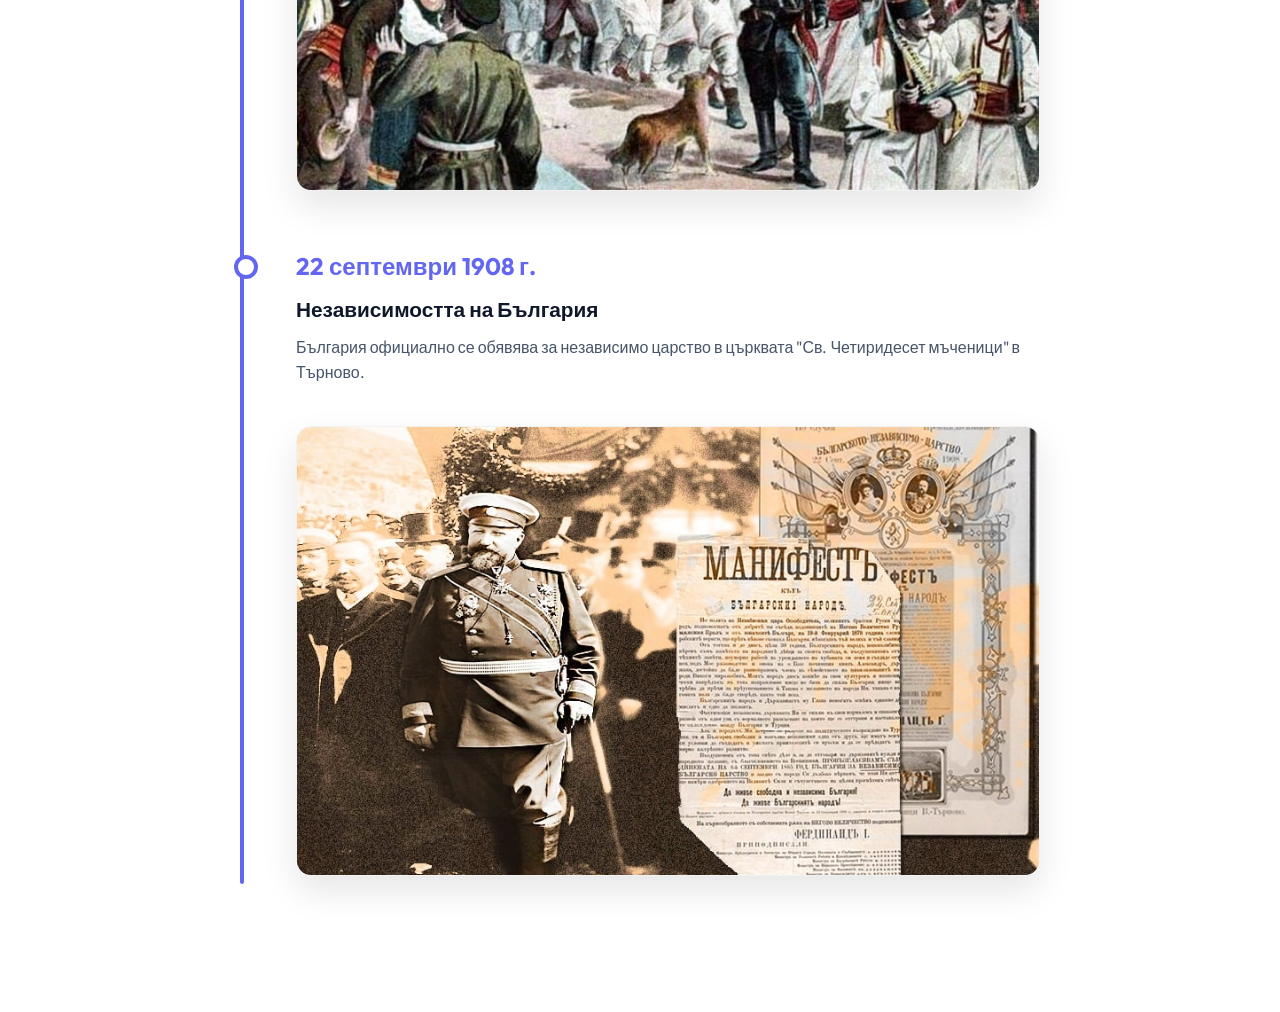
<file: dates.html>
<!DOCTYPE html>
<html lang="bg">
<head>
    <meta charset="UTF-8">
    <meta name="viewport" content="width=device-width, initial-scale=1.0">
    <title>Важни дати в историята на България</title>
    <link rel="preconnect" href="https://fonts.googleapis.com">
    <link rel="preconnect" href="https://fonts.gstatic.com" crossorigin>
    <link href="https://fonts.googleapis.com/css2?family=Outfit:wght@300;400;600;700&display=swap" rel="stylesheet">
    <link rel="stylesheet" href="https://cdnjs.cloudflare.com/ajax/libs/font-awesome/6.4.0/css/all.min.css">
    <link rel="stylesheet" href="style.css">
    <link rel="icon" type="image/png" href="assets/bulgaria_flag.png">
    <style>
        .dates-page { padding-top: 10rem; padding-bottom: 5rem; }
        .timeline { max-width: 800px; margin: 2rem auto; position: relative; padding-left: 2rem; }
        .timeline::before { content: ''; position: absolute; left: 0; top: 0; width: 4px; height: 100%; background: var(--accent-color); border-radius: 2px; }
        .timeline-item { position: relative; margin-bottom: 3rem; padding-left: 1.5rem; }
        .timeline-item::before { content: ''; position: absolute; left: -2.35rem; top: 0.5rem; width: 16px; height: 16px; background: white; border: 4px solid var(--accent-color); border-radius: 50%; z-index: 2; }
        .date { font-weight: 700; font-size: 1.5rem; color: var(--accent-color); margin-bottom: 0.5rem; display: block; }
        .event-title { font-size: 1.3rem; font-weight: 600; margin-bottom: 0.5rem; color: var(--text-primary); }
        .event-desc { color: var(--text-secondary); line-height: 1.6; margin-bottom: 1rem; }
        .event-img { 
            width: 100%; 
            height: 450px; 
            object-fit: cover; 
            border-radius: 15px; 
            margin-top: 1.5rem; 
            border: 1px solid rgba(0,0,0,0.05); 
            box-shadow: 0 15px 35px rgba(0,0,0,0.1);
            transition: var(--transition);
        }
        .event-img:hover {
            transform: scale(1.01);
            box-shadow: 0 20px 45px rgba(0,0,0,0.15);
        }
        .back-link { display: inline-flex; align-items: center; gap: 0.5rem; color: var(--accent-color); text-decoration: none; font-weight: 600; margin-bottom: 2rem; transition: var(--transition); }
        .back-link:hover { gap: 0.8rem; }

        @media (max-width: 768px) {
            .dates-page {
                padding-top: 7rem;
                padding-bottom: 3rem;
            }
            .timeline {
                margin: 1.5rem 0;
                padding-left: 1.5rem;
            }
            .timeline-item {
                margin-bottom: 2rem;
                padding-left: 1rem;
            }
            .timeline-item::before {
                left: -1.85rem;
                width: 12px;
                height: 12px;
                border-width: 3px;
            }
            .date {
                font-size: 1.2rem;
            }
            .event-title {
                font-size: 1.1rem;
            }
            .event-desc {
                font-size: 0.95rem;
            }
            .event-img {
                height: 200px;
                margin-top: 1rem;
                border-radius: 10px;
            }
        }
    </style>
</head>
<body>
    <header id="navbar">
        <nav class="container">
            <div class="nav-brand">
                <a href="burgas.html" class="burgas-link">Burgas</a>
                <a href="index.html" class="logo-link active">
                    <div class="logo">Bulgaria</div>
                </a>
            </div>
            <ul class="nav-links">
                <li><a href="index.html" data-i18n="nav_home">Начало</a></li>
                <li><a href="history.html" data-i18n="nav_history">История</a></li>
                <li><a href="treasures.html" data-i18n="nav_treasures">Съкровища</a></li>
            </ul>
        </nav>
    </header>

    <main class="container dates-page">
        <a href="index.html" class="back-link"><i class="fas fa-arrow-left"></i> <span data-i18n="back_to_home">Назад към началото</span></a>
        <h1 class="section-title left fade-in" data-i18n="dates_page_title">Важни дати</h1>
        
        <div class="timeline fade-in">
            <div class="timeline-item">
                <span class="date">681 г.</span>
                <div class="event-title">Основаване на българската държава</div>
                <p class="event-desc">Подписване на мирния договор с Византия след победата на хан Аспарух в битката при Онгъла.</p>
                <img src="assets/asparuh.jfif" alt="Основаване на България" class="event-img">
            </div>
            
            <div class="timeline-item">
                <span class="date">864 г.</span>
                <div class="event-title">Покръстване на българите</div>
                <p class="event-desc">Княз Борис I приема християнството като официална религия, което приобщава България към християнска Европа.</p>
                <img src="assets/pokrustvane.jpg" alt="Покръстване на българите" class="event-img">
            </div>
            
            <div class="timeline-item">
                <span class="date">885 г.</span>
                <div class="event-title">Приемане на славянската писменост</div>
                <p class="event-desc">Учениците на Кирил и Методий пристигат в България, поставяйки началото на огромния културен разцвет.</p>
                <img src="assets/pismenost.jfif" alt="Славянска писменост" class="event-img">
            </div>

            <div class="timeline-item">
                <span class="date">917 г.</span>
                <div class="event-title">Битката при Ахелой</div>
                <p class="event-desc">Една от най-великите победи в българската история, извоювана от цар Симеон Велики над византийската армия.</p>
                <img src="assets/aheloi.jfif" alt="Битката при Ахелой" class="event-img">
            </div>

            <div class="timeline-item">
                <span class="date">1185 г.</span>
                <div class="event-title">Въстанието на Асен и Петър</div>
                <p class="event-desc">Освобождаване на България от византийско владичество и начало на Второто българско царство.</p>
                <img src="assets/asen i petur.jfif" alt="Въстанието на Асен и Петър" class="event-img">
            </div>

            <div class="timeline-item">
                <span class="date">3 март 1878 г.</span>
                <div class="event-title">Освобождението на България</div>
                <p class="event-desc">Подписване на Санстефанския мирен договор след края на Руско-турската освободителна война.</p>
                <img src="assets/shipka1.jpg" alt="Освобождението на България" class="event-img">
            </div>

            <div class="timeline-item">
                <span class="date">6 септември 1885 г.</span>
                <div class="event-title">Съединението</div>
                <p class="event-desc">Обединението на Княжество България с Източна Румелия.</p>
                <img src="assets/suedinenie.jpg" alt="Съединението" class="event-img">
            </div>

            <div class="timeline-item">
                <span class="date">22 септември 1908 г.</span>
                <div class="event-title">Независимостта на България</div>
                <p class="event-desc">България официално се обявява за независимо царство в църквата "Св. Четиридесет мъченици" в Търново.</p>
                <img src="assets/nezavisimost.jpg" alt="Независимостта на България" class="event-img">
            </div>
        </div>
    </main>

    <!-- Language Switcher -->
    <div class="lang-switcher">
        <button class="lang-btn" id="langBtn">
            <i class="fas fa-globe"></i>
        </button>
        <div class="lang-options" id="langOptions">
            <button class="lang-option" data-lang="bg" title="Български">
                <img src="assets/bulgaria.png" alt="Български">
            </button>
            <button class="lang-option" data-lang="en" title="English">
                <img src="assets/england.jpg" alt="English">
            </button>
            <button class="lang-option" data-lang="de" title="Deutsch">
                <img src="assets/germany.png" alt="Deutsch">
            </button>
            <button class="lang-option" data-lang="el" title="Ελληνικά">
                <img src="assets/greece.png" alt="Ελληνικά">
            </button>
            <button class="lang-option" data-lang="fr" title="Français">
                <img src="assets/french.png" alt="Français">
            </button>
            <button class="lang-option" data-lang="zh" title="中文">
                <img src="assets/china.png" alt="中文">
            </button>
        </div>
    </div>

    <script src="script.js"></script>
</body>
</html>
</file>
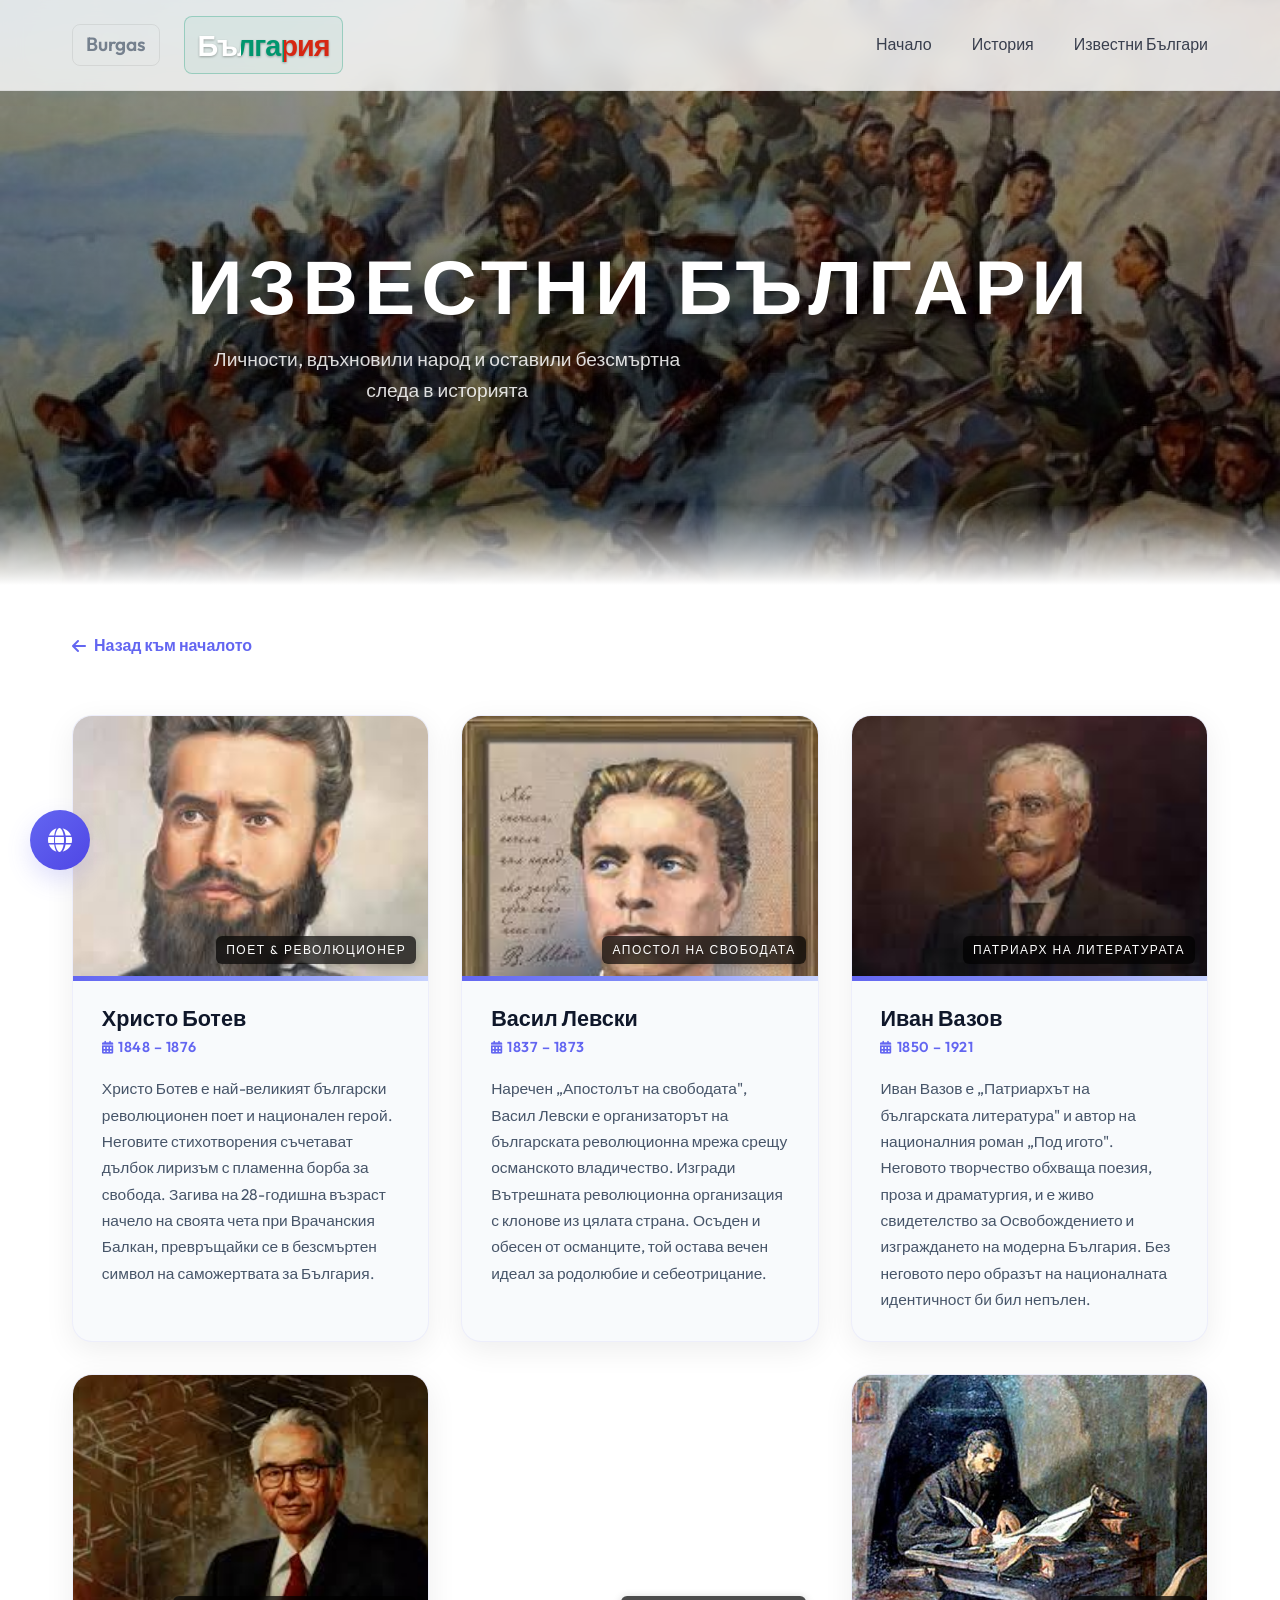
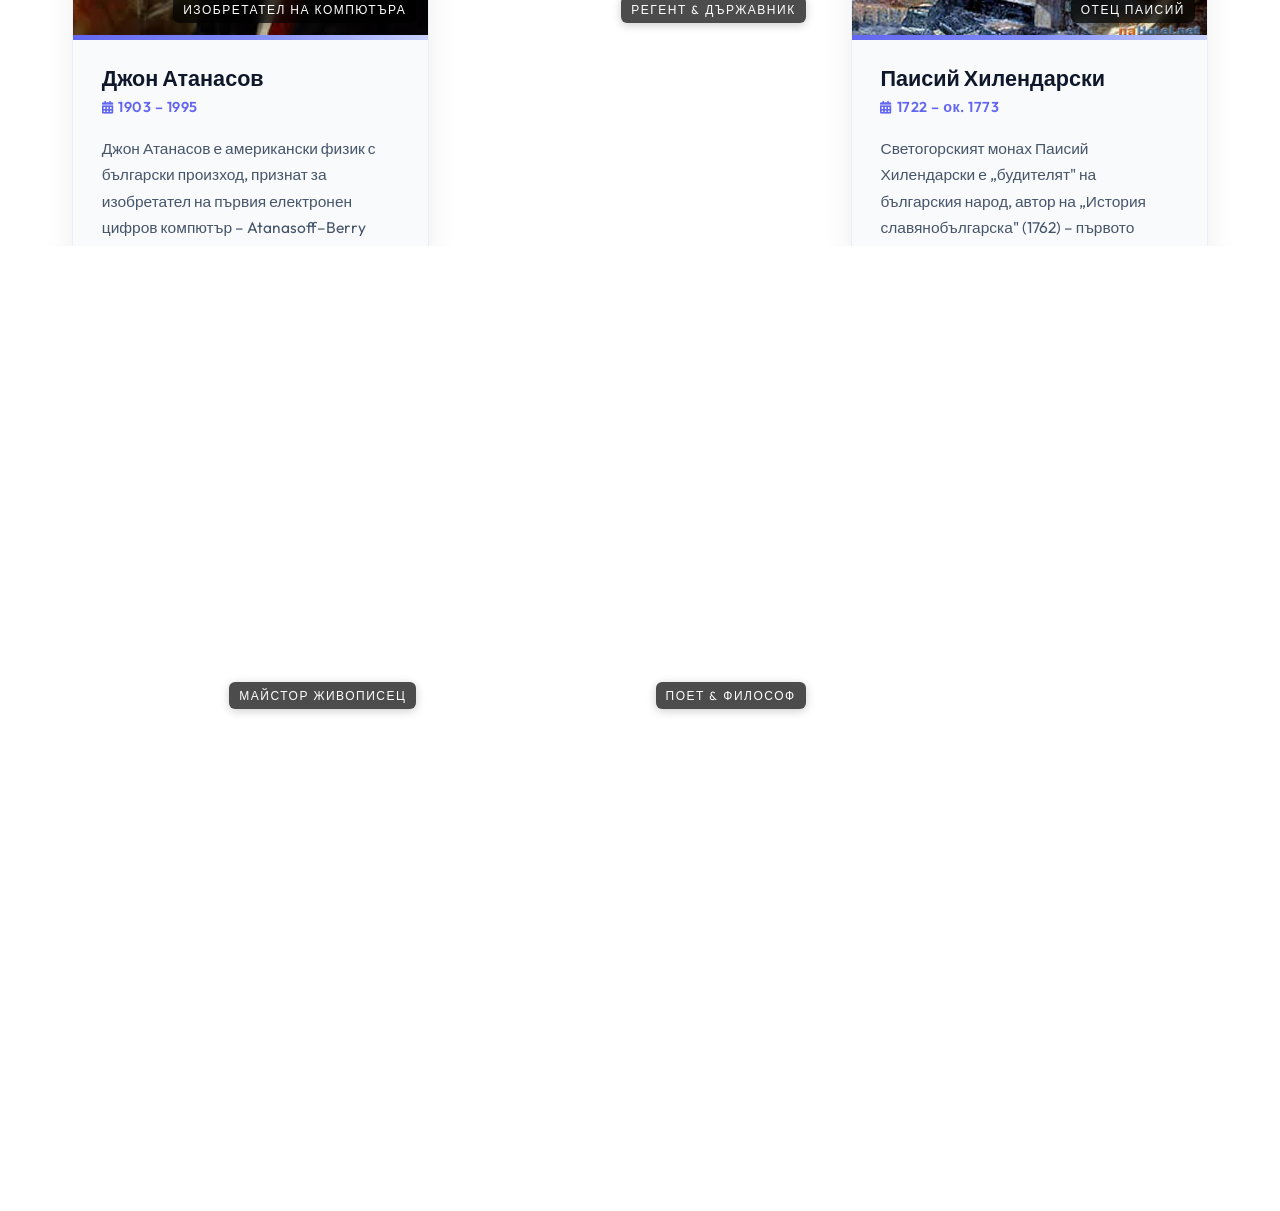
<file: famous-bulgarians.html>
<!DOCTYPE html>
<html lang="bg">
<head>
    <meta charset="UTF-8">
    <meta name="viewport" content="width=device-width, initial-scale=1.0">
    <title>Известни Българи – България</title>
    <meta name="description" content="Запознайте се с най-известните българи, оставили трайна следа в историята на България и света.">
    <link rel="preconnect" href="https://fonts.googleapis.com">
    <link rel="preconnect" href="https://fonts.gstatic.com" crossorigin>
    <link href="https://fonts.googleapis.com/css2?family=Outfit:wght@300;400;600;700&display=swap" rel="stylesheet">
    <link rel="stylesheet" href="https://cdnjs.cloudflare.com/ajax/libs/font-awesome/6.4.0/css/all.min.css">
    <link rel="stylesheet" href="style.css">
    <link rel="icon" type="image/png" href="assets/bulgaria_flag.png">
    <style>
        /* ── Page Layout ── */
        .bulgarians-page {
            padding-top: 3rem;
            padding-bottom: 6rem;
        }

        /* ── Hero Banner ── */
        .bulgarians-hero {
            background: linear-gradient(to bottom,
                            rgba(0, 0, 0, 0.42) 0%,
                            rgba(0, 0, 0, 0.55) 60%,
                            rgba(0, 0, 0, 0.65) 100%),
                        url('assets/boeve.jpg') center 35%/cover no-repeat;
            min-height: 65vh;
            display: flex;
            flex-direction: column;
            align-items: center;
            justify-content: center;
            text-align: center;
            /* Push content below the fixed navbar (~80px) */
            padding: calc(80px + 3rem) 2rem 4rem;
            position: relative;
        }

        /* Subtle bottom wave/fade into page background */
        .bulgarians-hero::after {
            content: '';
            position: absolute;
            bottom: 0;
            left: 0;
            right: 0;
            height: 80px;
            background: linear-gradient(to bottom, transparent, var(--bg-color));
            pointer-events: none;
        }

        .bulgarians-hero h1 {
            font-size: clamp(2.2rem, 6vw, 4.8rem);
            color: #fff;
            text-transform: uppercase;
            letter-spacing: 6px;
            text-shadow: 0 4px 24px rgba(0, 0, 0, 0.6);
            margin: 0 0 1rem;
            line-height: 1.1;
            animation: fadeIn 0.9s ease-out;
        }

        .bulgarians-hero p {
            margin: 0;
            color: rgba(255, 255, 255, 0.85);
            font-size: clamp(1rem, 2.5vw, 1.2rem);
            max-width: 520px;
            line-height: 1.6;
            animation: fadeIn 1.2s ease-out;
        }

        /* ── Back Link ── */
        .back-link {
            display: inline-flex;
            align-items: center;
            gap: 0.5rem;
            color: var(--accent-color);
            text-decoration: none;
            font-weight: 600;
            margin-bottom: 2.5rem;
            transition: var(--transition);
        }
        .back-link:hover { gap: 0.8rem; }

        /* ── Section Title ── */
        .page-subtitle {
            color: var(--text-secondary);
            font-size: 1.1rem;
            margin-top: -1.5rem;
            margin-bottom: 3rem;
            max-width: 680px;
        }

        /* ── Grid ── */
        .bulgarians-grid {
            display: grid;
            grid-template-columns: repeat(auto-fill, minmax(320px, 1fr));
            gap: 2rem;
            margin-top: 1rem;
        }

        /* ── Card ── */
        .bulgarian-card {
            background: var(--bg-card);
            border-radius: 20px;
            overflow: hidden;
            box-shadow: 0 8px 30px rgba(0, 0, 0, 0.07);
            border: 1px solid rgba(99, 102, 241, 0.08);
            transition: transform 0.35s ease, box-shadow 0.35s ease;
            display: flex;
            flex-direction: column;
            animation: fadeIn 0.8s ease-out both;
        }

        .bulgarian-card:hover {
            transform: translateY(-8px);
            box-shadow: 0 20px 50px rgba(99, 102, 241, 0.18);
        }

        /* ── Card Image ── */
        .card-img-wrap {
            position: relative;
            height: 260px;
            overflow: hidden;
            background: var(--bg-card); /* Fallback */
            flex-shrink: 0;
        }

        .card-img-wrap img {
            width: 100%;
            height: 100%;
            object-fit: cover;
            object-position: top center; /* Focus on faces */
            transition: transform 0.5s ease;
        }

        .bulgarian-card:hover .card-img-wrap img {
            transform: scale(1.06);
        }

        .img-overlay-subtitle {
            position: absolute;
            bottom: 12px;
            right: 12px;
            background: rgba(0, 0, 0, 0.7);
            color: #fff;
            padding: 4px 10px;
            border-radius: 6px;
            font-size: 0.75rem;
            letter-spacing: 1.5px;
            text-transform: uppercase;
            box-shadow: 0 2px 10px rgba(0,0,0,0.2);
            backdrop-filter: blur(4px);
        }

        /* Decorative gradient stripe at top of each card body */
        .card-stripe {
            height: 5px;
            background: linear-gradient(to right, var(--accent-color), #818cf8, #c7d2fe);
            flex-shrink: 0;
        }

        /* ── Card Body ── */
        .card-body {
            padding: 1.6rem 1.8rem 1.8rem;
            flex: 1;
            display: flex;
            flex-direction: column;
        }

        .card-name {
            font-size: 1.35rem;
            font-weight: 700;
            color: var(--text-primary);
            margin-bottom: 0.25rem;
            line-height: 1.2;
        }

        .card-years {
            font-size: 0.9rem;
            font-weight: 600;
            color: var(--accent-color);
            margin-bottom: 1rem;
            letter-spacing: 0.5px;
        }

        .card-years i {
            margin-right: 0.3rem;
            font-size: 0.8rem;
        }

        .card-desc {
            color: var(--text-secondary);
            line-height: 1.7;
            font-size: 0.97rem;
            flex: 1;
        }

        /* ── Stagger animation delay ── */
        .bulgarian-card:nth-child(1) { animation-delay: 0.05s; }
        .bulgarian-card:nth-child(2) { animation-delay: 0.12s; }
        .bulgarian-card:nth-child(3) { animation-delay: 0.19s; }
        .bulgarian-card:nth-child(4) { animation-delay: 0.26s; }
        .bulgarian-card:nth-child(5) { animation-delay: 0.33s; }
        .bulgarian-card:nth-child(6) { animation-delay: 0.40s; }
        .bulgarian-card:nth-child(7) { animation-delay: 0.47s; }
        .bulgarian-card:nth-child(8) { animation-delay: 0.54s; }

        /* (Old backgrounds removed as we now use real images) */

        /* ── Fade-in keyframe (mirrors global style) ── */
        @keyframes fadeIn {
            from { opacity: 0; transform: translateY(20px); }
            to   { opacity: 1; transform: translateY(0); }
        }

        /* ── Responsive ── */
        @media (max-width: 768px) {
            .bulgarians-hero {
                min-height: 55vh;
                padding: calc(70px + 2rem) 1.5rem 3.5rem;
            }
            .bulgarians-hero h1 { letter-spacing: 3px; }
            .bulgarians-page { padding-top: 2.5rem; padding-bottom: 4rem; }
            .bulgarians-grid { grid-template-columns: 1fr; gap: 1.5rem; }
            .card-img-wrap { height: 200px; }
            .card-body { padding: 1.3rem 1.4rem 1.5rem; }
        }

        @media (max-width: 480px) {
            .bulgarians-hero {
                min-height: 50vh;
                padding: calc(65px + 1.5rem) 1rem 3rem;
            }
            .bulgarians-hero h1 { letter-spacing: 2px; }
            .card-name { font-size: 1.2rem; }
        }
    </style>
</head>
<body>
    <header id="navbar">
        <nav class="container">
            <div class="nav-brand">
                <a href="burgas.html" class="burgas-link">Burgas</a>
                <a href="index.html" class="logo-link active">
                    <div class="logo">Bulgaria</div>
                </a>
            </div>
            <ul class="nav-links">
                <li><a href="index.html" data-i18n="nav_home">Начало</a></li>
                <li><a href="history.html" data-i18n="nav_history">История</a></li>
                <li><a href="famous-bulgarians.html" class="active" data-i18n="nav_famous">Известни Българи</a></li>
            </ul>
        </nav>
    </header>

    <!-- Hero Banner -->
    <section class="bulgarians-hero">
        <div>
            <h1 data-i18n="famous_page_title">Известни Българи</h1>
            <p data-i18n="famous_page_subtitle">Личности, вдъхновили народ и оставили безсмъртна следа в историята</p>
        </div>
    </section>

    <!-- Main Content -->
    <main class="container bulgarians-page">
        <a href="index.html" class="back-link">
            <i class="fas fa-arrow-left"></i>
            <span data-i18n="back_to_home">Назад към началото</span>
        </a>

        <div class="bulgarians-grid">

            <!-- 1. Христо Ботев -->
            <article class="bulgarian-card" id="hristo-botev">
                <div class="card-img-wrap">
                    <img src="assets/botev.jfif" alt="Христо Ботев">
                    <div class="img-overlay-subtitle" data-i18n="botev_subtitle">Поет & Революционер</div>
                </div>
                <div class="card-stripe"></div>
                <div class="card-body">
                    <div class="card-name" data-i18n="botev_name">Христо Ботев</div>
                    <div class="card-years"><i class="fas fa-calendar-alt"></i>1848 – 1876</div>
                    <p class="card-desc" data-i18n="botev_desc">
                        Христо Ботев е най-великият български революционен поет и национален герой. Неговите стихотворения съчетават дълбок лиризъм с пламенна борба за свобода. Загива на 28-годишна възраст начело на своята чета при Врачанския Балкан, превръщайки се в безсмъртен символ на саможертвата за България.
                    </p>
                </div>
            </article>

            <!-- 2. Васил Левски -->
            <article class="bulgarian-card" id="vasil-levski">
                <div class="card-img-wrap">
                    <img src="assets/levski.jfif" alt="Васил Левски">
                    <div class="img-overlay-subtitle" data-i18n="levski_subtitle">Апостол на Свободата</div>
                </div>
                <div class="card-stripe"></div>
                <div class="card-body">
                    <div class="card-name" data-i18n="levski_name">Васил Левски</div>
                    <div class="card-years"><i class="fas fa-calendar-alt"></i>1837 – 1873</div>
                    <p class="card-desc" data-i18n="levski_desc">
                        Наречен „Апостолът на свободата", Васил Левски е организаторът на българската революционна мрежа срещу османското владичество. Изгради Вътрешната революционна организация с клонове из цялата страна. Осъден и обесен от османците, той остава вечен идеал за родолюбие и себеотрицание.
                    </p>
                </div>
            </article>

            <!-- 3. Иван Вазов -->
            <article class="bulgarian-card" id="ivan-vazov">
                <div class="card-img-wrap">
                    <img src="assets/vazov.jfif" alt="Иван Вазов">
                    <div class="img-overlay-subtitle" data-i18n="vazov_subtitle">Патриарх на литературата</div>
                </div>
                <div class="card-stripe"></div>
                <div class="card-body">
                    <div class="card-name" data-i18n="vazov_name">Иван Вазов</div>
                    <div class="card-years"><i class="fas fa-calendar-alt"></i>1850 – 1921</div>
                    <p class="card-desc" data-i18n="vazov_desc">
                        Иван Вазов е „Патриархът на българската литература" и автор на националния роман „Под игото". Неговото творчество обхваща поезия, проза и драматургия, и е живо свидетелство за Освобождението и изграждането на модерна България. Без неговото перо образът на националната идентичност би бил непълен.
                    </p>
                </div>
            </article>

            <!-- 4. Джон Атанасов -->
            <article class="bulgarian-card" id="john-atanasoff">
                <div class="card-img-wrap">
                    <img src="assets/atanasov.jfif" alt="Джон Атанасов">
                    <div class="img-overlay-subtitle" data-i18n="atanasoff_subtitle">Изобретател на компютъра</div>
                </div>
                <div class="card-stripe"></div>
                <div class="card-body">
                    <div class="card-name" data-i18n="atanasoff_name">Джон Атанасов</div>
                    <div class="card-years"><i class="fas fa-calendar-alt"></i>1903 – 1995</div>
                    <p class="card-desc" data-i18n="atanasoff_desc">
                        Джон Атанасов е американски физик с български произход, признат за изобретател на първия електронен цифров компютър – Atanasoff–Berry Computer (ABC). Приносът му е признат официално с решение на американски федерален съд и множество международни награди. Доказва, че България дава на света и велики учени.
                    </p>
                </div>
            </article>

            <!-- 5. Стефан Стамболов -->
            <article class="bulgarian-card" id="stefan-stambolov">
                <div class="card-img-wrap">
                    <img src="assets/stambolov.jfif" alt="Стефан Стамболов">
                    <div class="img-overlay-subtitle" data-i18n="stambolov_subtitle">Регент & Държавник</div>
                </div>
                <div class="card-stripe"></div>
                <div class="card-body">
                    <div class="card-name" data-i18n="stambolov_name">Стефан Стамболов</div>
                    <div class="card-years"><i class="fas fa-calendar-alt"></i>1854 – 1895</div>
                    <p class="card-desc" data-i18n="stambolov_desc">
                        Стефан Стамболов е един от най-силните и противоречиви политически лидери в ранната история на Третата българска държава. Като регент и министър-председател той провежда политика на национална независимост и бърза модернизация. Организира Съединението от 1885 г. и ражда основите на съвременната България.
                    </p>
                </div>
            </article>

            <!-- 6. Паисий Хилендарски -->
            <article class="bulgarian-card" id="paisiy-hilendarski">
                <div class="card-img-wrap">
                    <img src="assets/paisii.jpg" alt="Паисий Хилендарски">
                    <div class="img-overlay-subtitle" data-i18n="paisiy_subtitle">Отец Паисий</div>
                </div>
                <div class="card-stripe"></div>
                <div class="card-body">
                    <div class="card-name" data-i18n="paisiy_name">Паисий Хилендарски</div>
                    <div class="card-years"><i class="fas fa-calendar-alt"></i>1722 – ок. 1773</div>
                    <p class="card-desc" data-i18n="paisiy_desc">
                        Светогорският монах Паисий Хилендарски е „будителят" на българския народ, автор на „История славянобългарска" (1762) – първото историческо съчинение на новобългарски език. Трудът му разпалва националното самосъзнание и слага начало на Българското Възраждане. Без него Освобождението щеше да е невъзможно.
                    </p>
                </div>
            </article>

            <!-- 7. Захари Зограф -->
            <article class="bulgarian-card" id="zahari-zograf">
                <div class="card-img-wrap">
                    <img src="assets/zograf.jpg" alt="Захари Зограф">
                    <div class="img-overlay-subtitle" data-i18n="zograf_subtitle">Майстор живописец</div>
                </div>
                <div class="card-stripe"></div>
                <div class="card-body">
                    <div class="card-name" data-i18n="zograf_name">Захари Зограф</div>
                    <div class="card-years"><i class="fas fa-calendar-alt"></i>1810 – 1853</div>
                    <p class="card-desc" data-i18n="zograf_desc">
                        Захари Зограф е най-значимият български живописец на Възраждането, украсил стенописите на Рилския, Бачковския и Троянския манастир. Той пръв въвежда реалистичния портрет в българската иконопис и оставя забележителни „Страшни съдилища" с образи на съвременниците си. Творбите му са безценна изобразителна летопис на епохата.
                    </p>
                </div>
            </article>

            <!-- 8. Пенчо Славейков -->
            <article class="bulgarian-card" id="pencho-slaveykov">
                <div class="card-img-wrap">
                    <img src="assets/slaveikov.jpg" alt="Пенчо Славейков">
                    <div class="img-overlay-subtitle" data-i18n="slaveykov_subtitle">Поет & Философ</div>
                </div>
                <div class="card-stripe"></div>
                <div class="card-body">
                    <div class="card-name" data-i18n="slaveykov_name">Пенчо Славейков</div>
                    <div class="card-years"><i class="fas fa-calendar-alt"></i>1866 – 1912</div>
                    <p class="card-desc" data-i18n="slaveykov_desc">
                        Пенчо Славейков е символистичен поет, философ и критик, наминиран за Нобелова награда за литература – единственият досега българин в тази ситуация. Неговата епическа поема „Кървава песен" е паметник на Априлското въстание. Като дългогодишен директор на Народната библиотека той влага огромен принос и в развитието на българската култура.
                    </p>
                </div>
            </article>

        </div><!-- /.bulgarians-grid -->
    </main>

    <!-- Language Switcher -->
    <div class="lang-switcher">
        <button class="lang-btn" id="langBtn">
            <i class="fas fa-globe"></i>
        </button>
        <div class="lang-options" id="langOptions">
            <button class="lang-option" data-lang="bg" title="Български">
                <img src="assets/bulgaria.png" alt="Български">
            </button>
            <button class="lang-option" data-lang="en" title="English">
                <img src="assets/england.jpg" alt="English">
            </button>
            <button class="lang-option" data-lang="de" title="Deutsch">
                <img src="assets/germany.png" alt="Deutsch">
            </button>
            <button class="lang-option" data-lang="el" title="Ελληνικά">
                <img src="assets/greece.png" alt="Ελληνικά">
            </button>
            <button class="lang-option" data-lang="fr" title="Français">
                <img src="assets/french.png" alt="Français">
            </button>
            <button class="lang-option" data-lang="zh" title="中文">
                <img src="assets/china.png" alt="中文">
            </button>
        </div>
    </div>

    <script src="script.js"></script>
</body>
</html>
</file>
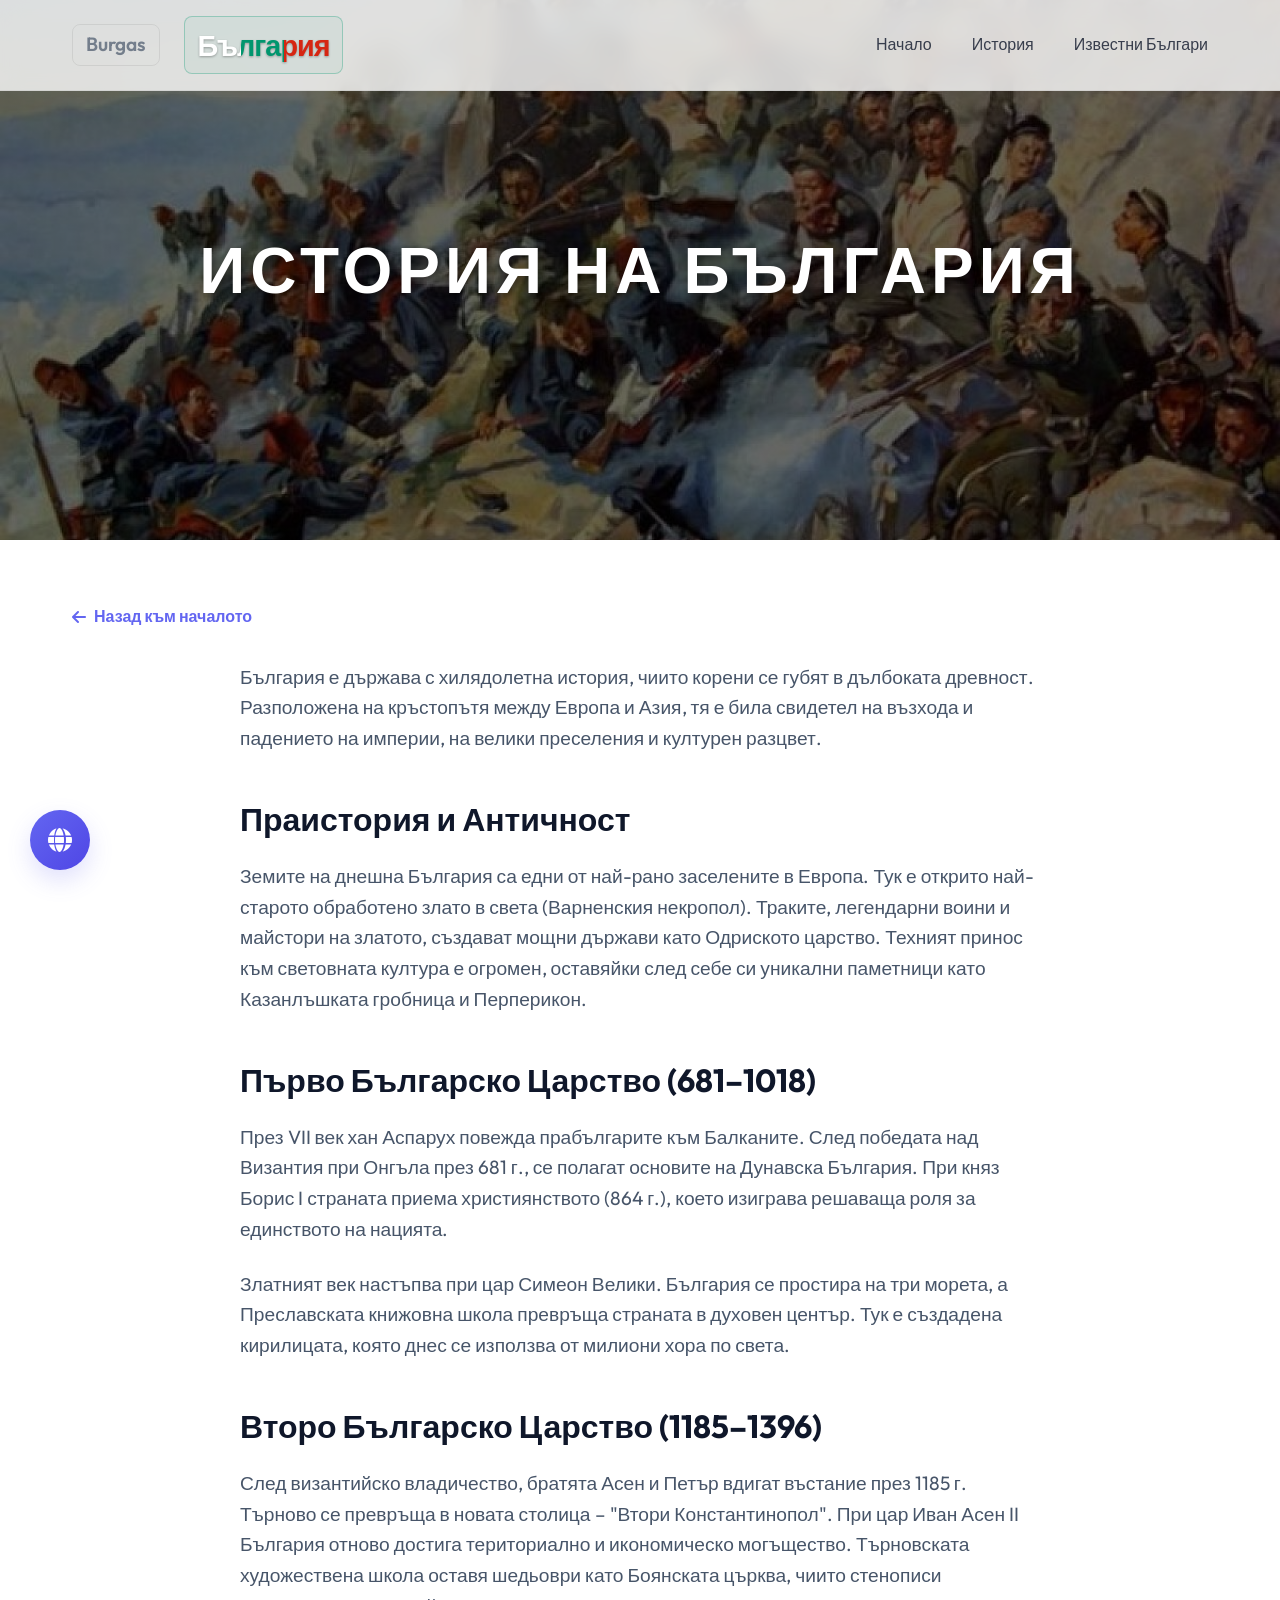
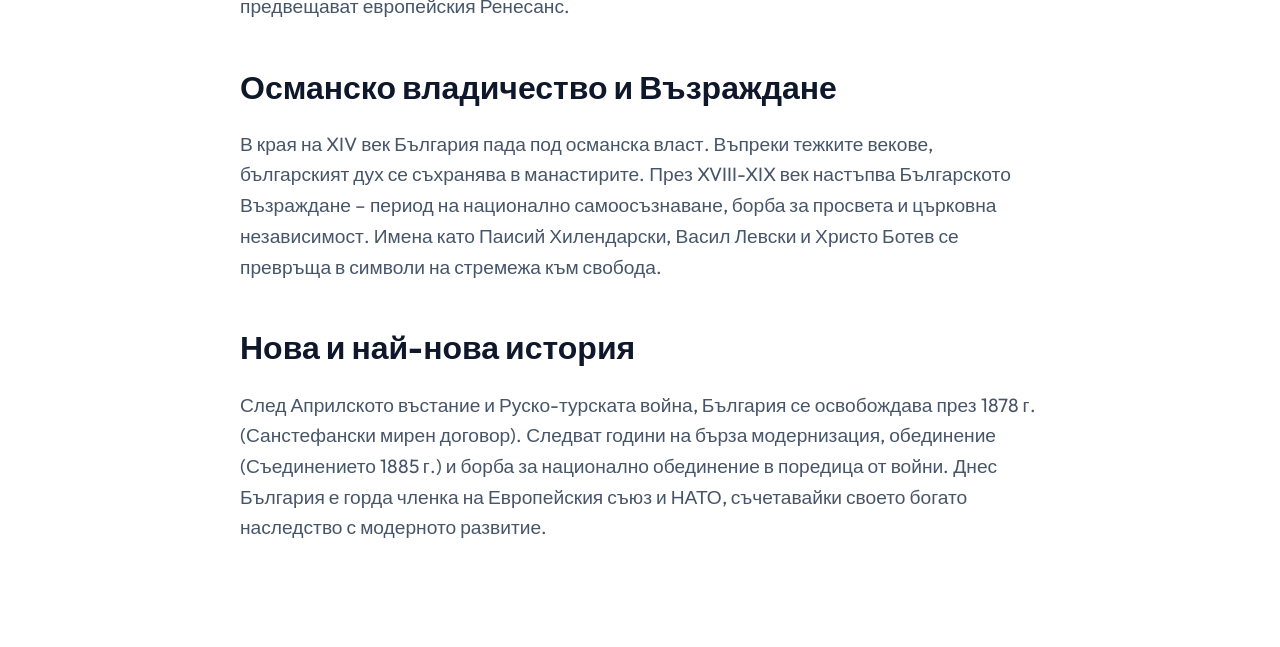
<file: history.html>
<!DOCTYPE html>
<html lang="bg">
<head>
    <meta charset="UTF-8">
    <meta name="viewport" content="width=device-width, initial-scale=1.0">
    <title>История на България</title>
    <link rel="preconnect" href="https://fonts.googleapis.com">
    <link rel="preconnect" href="https://fonts.gstatic.com" crossorigin>
    <link href="https://fonts.googleapis.com/css2?family=Outfit:wght@300;400;600;700&display=swap" rel="stylesheet">
    <link rel="stylesheet" href="https://cdnjs.cloudflare.com/ajax/libs/font-awesome/6.4.0/css/all.min.css">
    <link rel="stylesheet" href="style.css">
    <link rel="icon" type="image/png" href="assets/bulgaria_flag.png">
    <style>
        .history-page {
            padding-top: 10rem;
            padding-bottom: 5rem;
        }
        .history-content {
            max-width: 800px;
            margin: 0 auto;
        }
        .history-content p {
            margin-bottom: 1.5rem;
            font-size: 1.2rem;
            color: var(--text-secondary);
        }
        .back-link {
            display: inline-flex;
            align-items: center;
            gap: 0.5rem;
            color: var(--accent-color);
            text-decoration: none;
            font-weight: 600;
            margin-bottom: 2rem;
            transition: var(--transition);
        }
        .back-link:hover {
            gap: 0.8rem;
        }
        .event-img {
            width: 100%;
            height: 450px;
            object-fit: cover;
            border-radius: 20px;
            margin: 2rem 0;
            border: 1px solid rgba(0,0,0,0.05);
            box-shadow: 0 20px 40px rgba(0,0,0,0.1);
            display: block;
        }

        @media (max-width: 768px) {
            .history-page {
                padding-top: 7rem;
                padding-bottom: 3rem;
            }
            .history-content p {
                font-size: 1.1rem;
            }
            .event-img {
                height: 250px;
                margin: 1.5rem 0;
                border-radius: 15px;
            }
            h3 {
                font-size: 1.6rem !important;
                margin-top: 2rem !important;
            }
        }
    </style>
</head>
<body>
    <header id="navbar">
        <nav class="container">
            <div class="nav-brand">
                <a href="burgas.html" class="burgas-link">Burgas</a>
                <a href="index.html" class="logo-link active">
                    <div class="logo">Bulgaria</div>
                </a>
            </div>
            <ul class="nav-links">
                <li><a href="index.html" data-i18n="nav_home">Начало</a></li>
                <li><a href="history.html" class="active" data-i18n="nav_history">История</a></li>
                <li><a href="famous-bulgarians.html" data-i18n="nav_famous">Известни Българи</a></li>
            </ul>
        </nav>
    </header>

    <main>
        <section class="hero-section" style="background: linear-gradient(rgba(0, 0, 0, 0.6), rgba(0, 0, 0, 0.6)), url('assets/boeve.jpg') center/cover no-repeat; min-height: 60vh; display: flex; align-items: center; justify-content: center; margin-bottom: 2rem;">
            <div class="container" style="text-align: center;">
                <h1 class="fade-in" data-i18n="history_page_title" style="font-size: clamp(2rem, 5vw, 4rem); color: white; text-transform: uppercase; letter-spacing: clamp(1px, 0.5vw, 5px); text-shadow: 2px 4px 10px rgba(0,0,0,0.5); margin: 0; line-height: 1.2; overflow-wrap: break-word; padding: 0 1rem;">История на България</h1>
            </div>
        </section>

        <div class="container history-page" style="padding-top: 2rem;">
            <a href="index.html" class="back-link"><i class="fas fa-arrow-left"></i> <span data-i18n="back_to_home">Назад към началото</span></a>
        
        <div class="history-content fade-in">
            <p data-i18n="history_page_p1">България е държава с хилядолетна история, чиито корени се губят в дълбоката древност. Разположена на кръстопътя между Европа и Азия, тя е била свидетел на възхода и падението на империи, на велики преселения и културен разцвет.</p>
            
            <h3 style="margin: 2.5rem 0 1rem; font-size: 2rem; color: var(--text-primary);" data-i18n="history_sec1_title">Праистория и Античност</h3>
            <p data-i18n="history_sec1_p1">Земите на днешна България са едни от най-рано заселените в Европа. Тук е открито най-старото обработено злато в света (Варненския некропол). Траките, легендарни воини и майстори на златото, създават мощни държави като Одриското царство. Техният принос към световната култура е огромен, оставяйки след себе си уникални паметници като Казанлъшката гробница и Перперикон.</p>
            
            <h3 style="margin: 2.5rem 0 1rem; font-size: 2rem; color: var(--text-primary);" data-i18n="history_sec2_title">Първо Българско Царство (681–1018)</h3>
            <p data-i18n="history_sec2_p1">През VII век хан Аспарух повежда прабългарите към Балканите. След победата над Византия при Онгъла през 681 г., се полагат основите на Дунавска България. При княз Борис I страната приема християнството (864 г.), което изиграва решаваща роля за единството на нацията. </p>
            <p data-i18n="history_sec2_p2">Златният век настъпва при цар Симеон Велики. България се простира на три морета, а Преславската книжовна школа превръща страната в духовен център. Тук е създадена кирилицата, която днес се използва от милиони хора по света.</p>
            
            <h3 style="margin: 2.5rem 0 1rem; font-size: 2rem; color: var(--text-primary);" data-i18n="history_sec3_title">Второ Българско Царство (1185–1396)</h3>
            <p data-i18n="history_sec3_p1">След византийско владичество, братята Асен и Петър вдигат въстание през 1185 г. Търново се превръща в новата столица – "Втори Константинопол". При цар Иван Асен II България отново достига териториално и икономическо могъщество. Търновската художествена школа оставя шедьоври като Боянската църква, чиито стенописи предвещават европейския Ренесанс.</p>
            
            <h3 style="margin: 2.5rem 0 1rem; font-size: 2rem; color: var(--text-primary);" data-i18n="history_sec4_title">Османско владичество и Възраждане</h3>
            <p data-i18n="history_sec4_p1">В края на XIV век България пада под османска власт. Въпреки тежките векове, българският дух се съхранява в манастирите. През XVIII-XIX век настъпва Българското Възраждане – период на национално самоосъзнаване, борба за просвета и църковна независимост. Имена като Паисий Хилендарски, Васил Левски и Христо Ботев се превръща в символи на стремежа към свобода.</p>
            
            <h3 style="margin: 2.5rem 0 1rem; font-size: 2rem; color: var(--text-primary);" data-i18n="history_sec5_title">Нова и най-нова история</h3>
            <p data-i18n="history_sec5_p1">След Априлското въстание и Руско-турската война, България се освобождава през 1878 г. (Санстефански мирен договор). Следват години на бърза модернизация, обединение (Съединението 1885 г.) и борба за национално обединение в поредица от войни. Днес България е горда членка на Европейския съюз и НАТО, съчетавайки своето богато наследство с модерното развитие.</p>
        </div>
    </main>

    <!-- Language Switcher -->
    <div class="lang-switcher">
        <button class="lang-btn" id="langBtn">
            <i class="fas fa-globe"></i>
        </button>
        <div class="lang-options" id="langOptions">
            <button class="lang-option" data-lang="bg" title="Български">
                <img src="assets/bulgaria.png" alt="Български">
            </button>
            <button class="lang-option" data-lang="en" title="English">
                <img src="assets/england.jpg" alt="English">
            </button>
            <button class="lang-option" data-lang="de" title="Deutsch">
                <img src="assets/germany.png" alt="Deutsch">
            </button>
            <button class="lang-option" data-lang="el" title="Ελληνικά">
                <img src="assets/greece.png" alt="Ελληνικά">
            </button>
            <button class="lang-option" data-lang="fr" title="Français">
                <img src="assets/french.png" alt="Français">
            </button>
            <button class="lang-option" data-lang="zh" title="中文">
                <img src="assets/china.png" alt="中文">
            </button>
        </div>
    </div>

    <script src="script.js"></script>
</body>
</html>
</file>
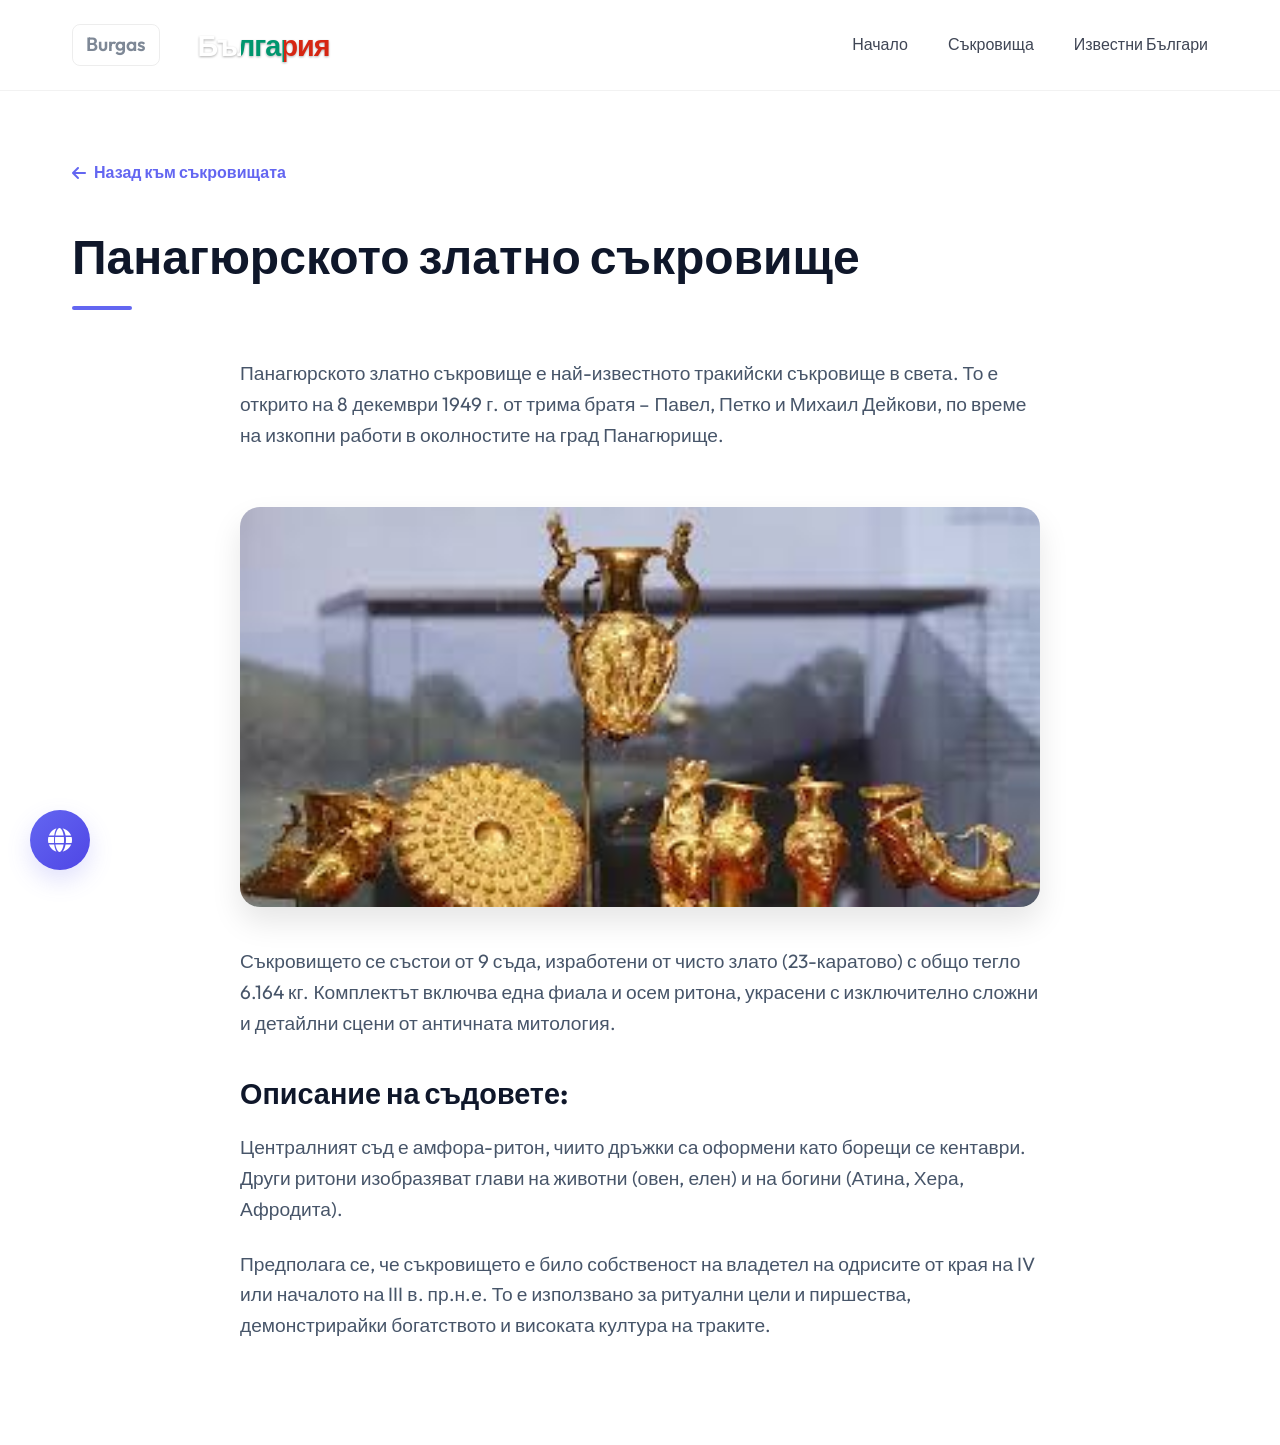
<file: panagyurishte.html>
<!DOCTYPE html>
<html lang="bg">
<head>
    <meta charset="UTF-8">
    <meta name="viewport" content="width=device-width, initial-scale=1.0">
    <title>Панагюрско златно съкровище</title>
    <link rel="preconnect" href="https://fonts.googleapis.com">
    <link rel="preconnect" href="https://fonts.gstatic.com" crossorigin>
    <link href="https://fonts.googleapis.com/css2?family=Outfit:wght@300;400;600;700&display=swap" rel="stylesheet">
    <link rel="stylesheet" href="https://cdnjs.cloudflare.com/ajax/libs/font-awesome/6.4.0/css/all.min.css">
    <link rel="stylesheet" href="style.css">
    <link rel="icon" type="image/png" href="assets/bulgaria_flag.png">
    <style>
        .detail-page { padding-top: 10rem; padding-bottom: 5rem; }
        .detail-content { max-width: 800px; margin: 0 auto; }
        .detail-content p { margin-bottom: 1.5rem; font-size: 1.2rem; color: var(--text-secondary); }
        .back-link { display: inline-flex; align-items: center; gap: 0.5rem; color: var(--accent-color); text-decoration: none; font-weight: 600; margin-bottom: 2rem; transition: var(--transition); }
        .back-link:hover { gap: 0.8rem; }
        .detail-image {
            width: 100%;
            height: 400px;
            object-fit: cover;
            border-radius: 20px;
            margin: 2rem 0;
            box-shadow: 0 15px 30px rgba(0,0,0,0.1);
        }
    </style>
</head>
<body>
    <header id="navbar">
        <nav class="container">
            <div class="nav-brand">
                <a href="burgas.html" class="burgas-link">Burgas</a>
                <a href="index.html" class="logo-link">
                    <div class="logo">Bulgaria</div>
                </a>
            </div>
            <ul class="nav-links">
                <li><a href="index.html" data-i18n="nav_home">Начало</a></li>
                <li><a href="treasures.html" data-i18n="nav_treasures">Съкровища</a></li>
                <li><a href="famous-bulgarians.html" data-i18n="nav_famous">Известни Българи</a></li>
            </ul>
            <div class="hamburger">
                <span class="bar"></span>
                <span class="bar"></span>
                <span class="bar"></span>
            </div>
        </nav>
    </header>

    <main class="container detail-page">
        <a href="treasures.html" class="back-link"><i class="fas fa-arrow-left"></i> <span data-i18n="back_to_treasures">Назад към съкровищата</span></a>
        <h1 class="section-title left fade-in" data-i18n="treasure_pan_title">Панагюрско златно съкровище</h1>
        
        <div class="detail-content fade-in">
            <p data-i18n="treasure_pan_p1">Панагюрското златно съкровище е най-известното тракийски съкровище в света. То е открито на 8 декември 1949 г. от трима братя – Павел, Петко и Михаил Дейкови, по време на изкопни работи в околностите на град Панагюрище.</p>
            
            <img src="assets/panagurishte.jfif" alt="Panagyurishte Gold Treasure" class="detail-image">
            
            <p data-i18n="treasure_pan_p2">Съкровището се състои от 9 съда, изработени от чисто злато (23-каратово) с общо тегло 6.164 кг. Комплектът включва една фиала и осем ритона, украсени с изключително сложни и детайлни сцени от античната митология.</p>
            
            <h3 style="margin: 2rem 0 1rem; font-size: 1.8rem;" data-i18n="treasure_pan_desc_title">Описание на съдовете:</h3>
            <p data-i18n="treasure_pan_p3">Централният съд е амфора-ритон, чиито дръжки са оформени като борещи се кентаври. Други ритони изобразяват глави на животни (овен, елен) и на богини (Атина, Хера, Афродита).</p>
            
            <p data-i18n="treasure_pan_p4">Предполага се, че съкровището е било собственост на владетел на одрисите от края на IV или началото на III в. пр.н.е. То е използвано за ритуални цели и пиршества, демонстрирайки богатството и високата култура на траките.</p>
        </div>
    </main>

    <!-- Language Switcher -->
    <div class="lang-switcher">
        <button class="lang-btn" id="langBtn">
            <i class="fas fa-globe"></i>
        </button>
        <div class="lang-options" id="langOptions">
            <button class="lang-option" data-lang="bg" title="Български">
                <img src="assets/bulgaria.png" alt="Български">
            </button>
            <button class="lang-option" data-lang="en" title="English">
                <img src="assets/england.jpg" alt="English">
            </button>
            <button class="lang-option" data-lang="de" title="Deutsch">
                <img src="assets/germany.png" alt="Deutsch">
            </button>
            <button class="lang-option" data-lang="el" title="Ελληνικά">
                <img src="assets/greece.png" alt="Ελληνικά">
            </button>
            <button class="lang-option" data-lang="fr" title="Français">
                <img src="assets/french.png" alt="Français">
            </button>
            <button class="lang-option" data-lang="zh" title="中文">
                <img src="assets/china.png" alt="中文">
            </button>
        </div>
    </div>

    <script src="script.js"></script>
</body>
</html>
</file>
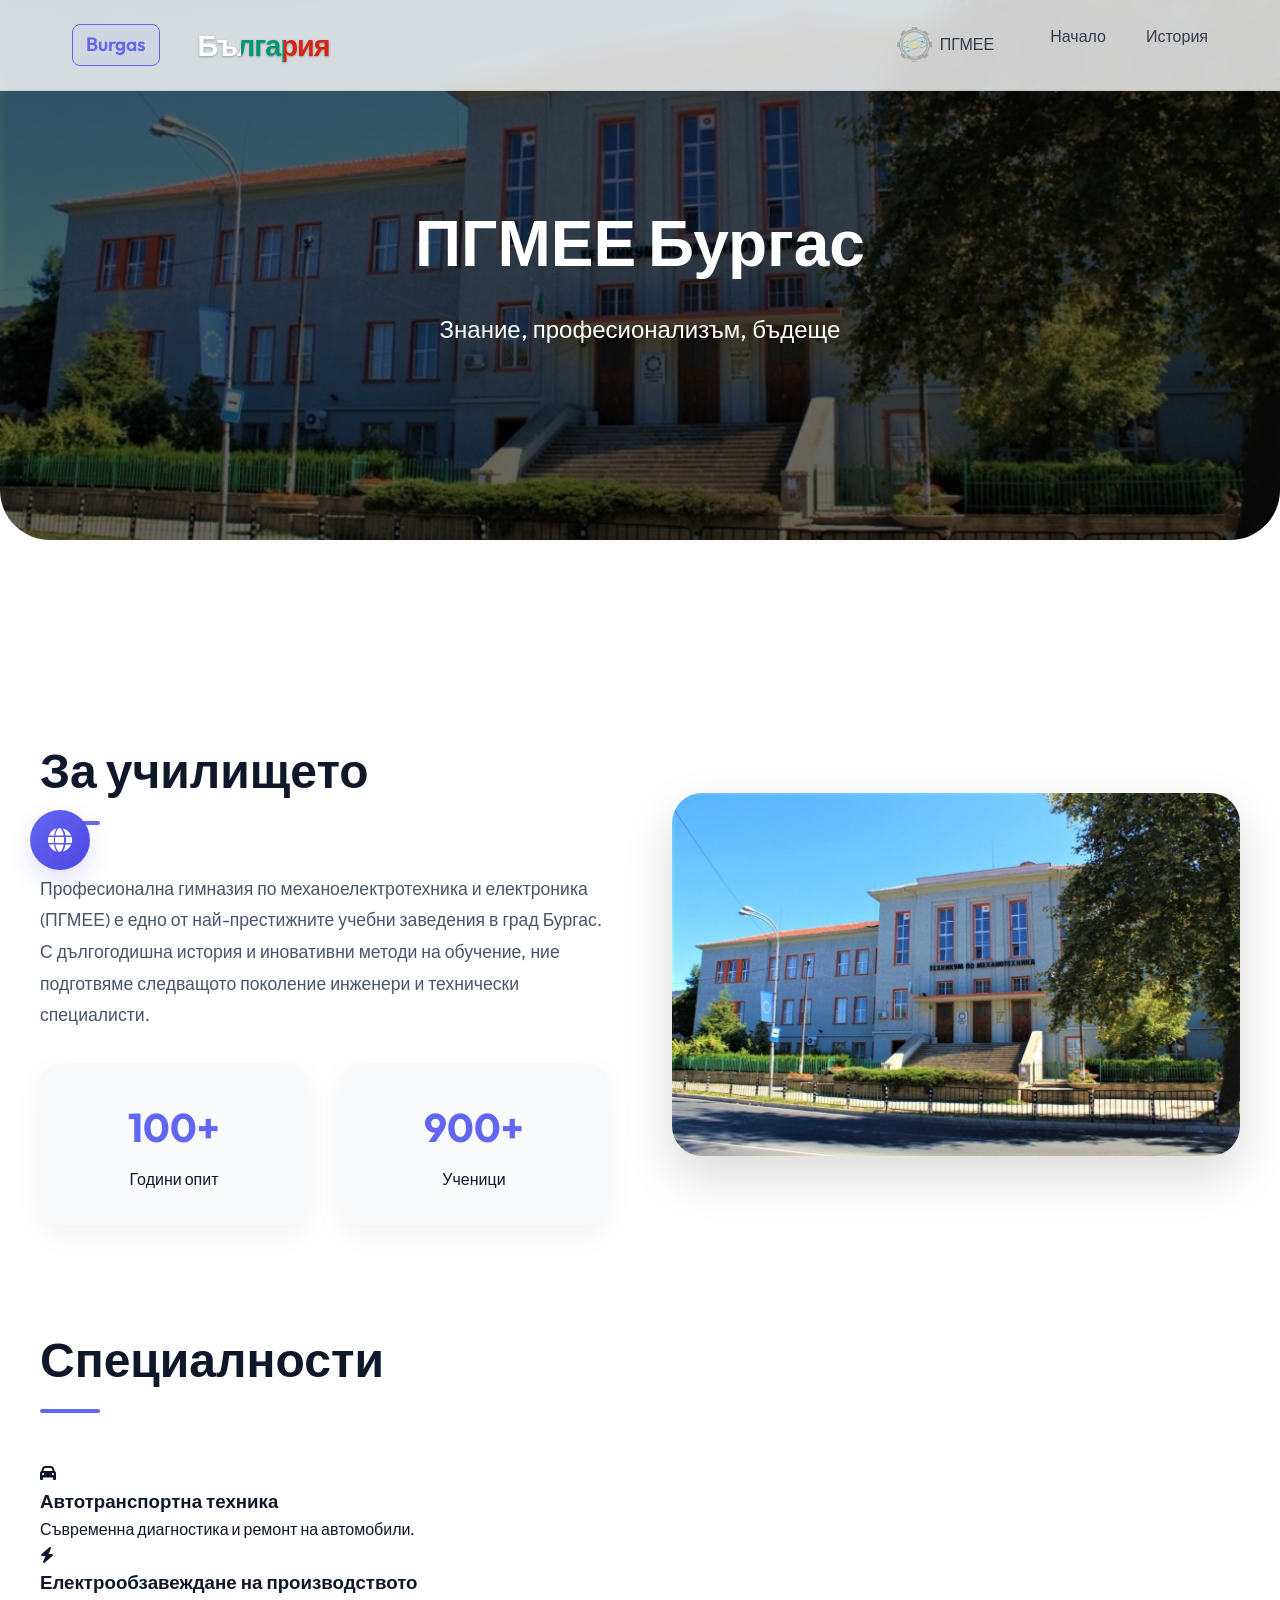
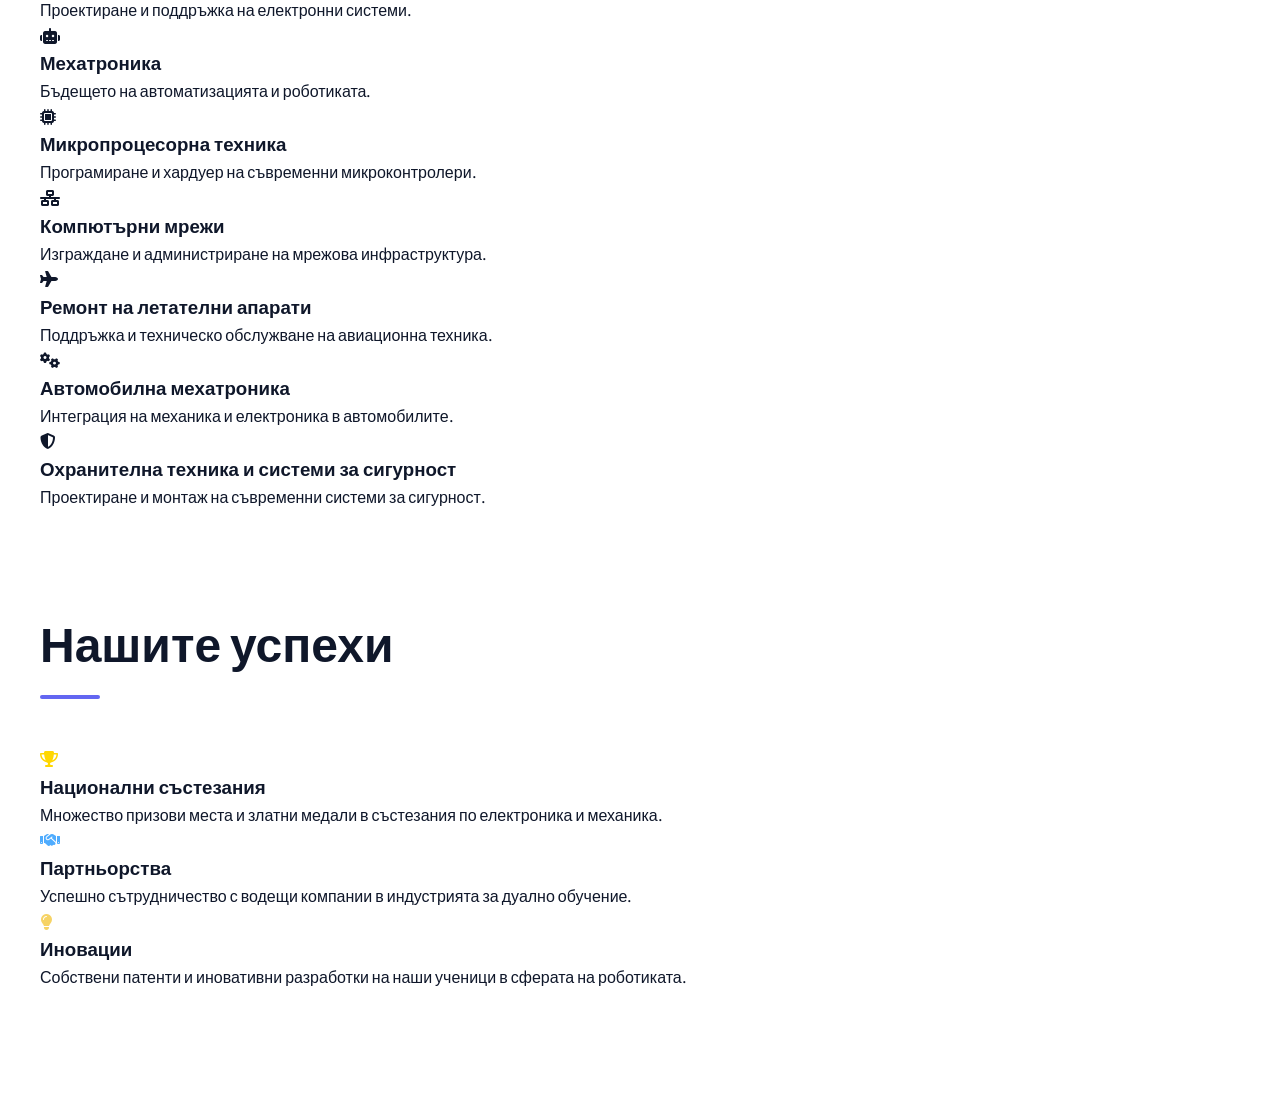
<file: pgmee.html>
<!DOCTYPE html>
<html lang="bg">
<head>
    <meta charset="UTF-8">
    <meta name="viewport" content="width=device-width, initial-scale=1.0">
    <title>ПГМЕЕ - Професионална гимназия по механоелектротехника и електроника</title>
    <link rel="preconnect" href="https://fonts.googleapis.com">
    <link rel="preconnect" href="https://fonts.gstatic.com" crossorigin>
    <link href="https://fonts.googleapis.com/css2?family=Outfit:wght@300;400;600;700&display=swap" rel="stylesheet">
    <link rel="stylesheet" href="https://cdnjs.cloudflare.com/ajax/libs/font-awesome/6.4.0/css/all.min.css">
    <link rel="stylesheet" href="style.css">
    <link rel="icon" type="image/png" href="assets/bulgaria_flag.png">
    <style>
        .pgmee-page { padding: 8rem 0; }
        .pgmee-hero {
            height: 60vh;
            background: linear-gradient(rgba(0,0,0,0.6), rgba(0,0,0,0.6)), url('assets/pgmee.jfif') center/cover no-repeat;
            display: flex;
            justify-content: center;
            align-items: center;
            color: white;
            text-align: center;
            border-radius: 0 0 50px 50px;
            margin-bottom: 4rem;
        }
        .pgmee-info {
            display: grid;
            grid-template-columns: 1fr 1fr;
            gap: 4rem;
            align-items: center;
        }
        .pgmee-stats {
            display: grid;
            grid-template-columns: repeat(2, 1fr);
            gap: 2rem;
            margin-top: 2rem;
        }
        .stat-card {
            background: var(--bg-card);
            padding: 2rem;
            border-radius: 20px;
            text-align: center;
            box-shadow: 0 10px 30px rgba(0,0,0,0.05);
        }
        .stat-card h4 { font-size: 2.5rem; color: var(--accent-color); margin-bottom: 0.5rem; }
        @media (max-width: 992px) {
            .pgmee-info { grid-template-columns: 1fr; }
        }
    </style>
</head>
<body>
    <header id="navbar">
        <nav class="container">
            <div class="nav-brand">
                <a href="burgas.html" class="burgas-link active">Burgas</a>
                <a href="index.html" class="logo-link">
                    <div class="logo">Bulgaria</div>
                </a>
            </div>
            <ul class="nav-links">
                <li>
                    <a href="pgmee.html" class="active" style="display: flex; align-items: center; gap: 0.5rem; padding: 0.2rem 1rem;">
                        <img src="assets/pgmee logo.png" alt="PGMEE Logo" style="height: 35px; width: auto; border-radius: 5px;">
                        <span>ПГМЕЕ</span>
                    </a>
                </li>
                <li><a href="burgas.html" data-i18n="nav_home">Начало</a></li>
                <li><a href="burgas-history.html" data-i18n="nav_history">История</a></li>
            </ul>
            <div class="hamburger">
                <span class="bar"></span>
                <span class="bar"></span>
                <span class="bar"></span>
            </div>
        </nav>
    </header>

    <main>
        <section class="pgmee-hero">
            <div class="container">
                <h1 class="fade-in" style="font-size: 4rem;">ПГМЕЕ Бургас</h1>
                <p class="fade-in" style="font-size: 1.5rem; margin-top: 1rem;" data-i18n="pgmee_hero_subtitle">Знание, професионализъм, бъдеще</p>
            </div>
        </section>

        <section class="container pgmee-page">
            <div class="pgmee-info">
                <div class="fade-in">
                    <h2 class="section-title left" data-i18n="pgmee_about_title">За училището</h2>
                    <p style="font-size: 1.1rem; line-height: 1.8; color: var(--text-secondary);" data-i18n="pgmee_about_desc">
                        Професионална гимназия по механоелектротехника и електроника (ПГМЕЕ) е едно от най-престижните учебни заведения в град Бургас. С дългогодишна история и иновативни методи на обучение, ние подготвяме следващото поколение инженери и технически специалисти.
                    </p>
                    <div class="pgmee-stats">
                        <div class="stat-card">
                            <h4 data-i18n="pgmee_stat1_val">50+</h4>
                            <p data-i18n="pgmee_stat1_label">Години опит</p>
                        </div>
                        <div class="stat-card">
                            <h4 data-i18n="pgmee_stat2_val">1000+</h4>
                            <p data-i18n="pgmee_stat2_label">Ученици</p>
                        </div>
                    </div>
                </div>
                <div class="fade-in">
                    <img src="assets/pgmee.jfif" alt="ПГМЕЕ" style="width: 100%; border-radius: 30px; box-shadow: 0 20px 50px rgba(0,0,0,0.15);">
                </div>
            </div>

            <div style="margin-top: 6rem;" class="fade-in">
                <h2 class="section-title left" data-i18n="pgmee_specialties_title">Специалности</h2>
                <div class="burgas-grid">
                    <div class="burgas-card">
                        <i class="fas fa-car"></i>
                        <h3 data-i18n="pgmee_spec1_title">Автотранспортна техника</h3>
                        <p data-i18n="pgmee_spec1_desc">Съвременна диагностика и ремонт на автомобили.</p>
                    </div>
                    <div class="burgas-card">
                        <i class="fas fa-bolt"></i>
                        <h3 data-i18n="pgmee_spec2_title">Електрообзавеждане на производството</h3>
                        <p data-i18n="pgmee_spec2_desc">Проектиране и поддръжка на електронни системи.</p>
                    </div>
                    <div class="burgas-card">
                        <i class="fas fa-robot"></i>
                        <h3 data-i18n="pgmee_spec3_title">Мехатроника</h3>
                        <p data-i18n="pgmee_spec3_desc">Бъдещето на автоматизацията и роботиката.</p>
                    </div>
                    <div class="burgas-card">
                        <i class="fas fa-microchip"></i>
                        <h3 data-i18n="pgmee_spec4_title">Микропроцесорна техника</h3>
                        <p data-i18n="pgmee_spec4_desc">Програмиране и хардуер на съвременни микроконтролери.</p>
                    </div>
                    <div class="burgas-card">
                        <i class="fas fa-network-wired"></i>
                        <h3 data-i18n="pgmee_spec5_title">Компютърни мрежи</h3>
                        <p data-i18n="pgmee_spec5_desc">Изграждане и администриране на мрежова инфраструктура.</p>
                    </div>
                    <div class="burgas-card">
                        <i class="fas fa-plane"></i>
                        <h3 data-i18n="pgmee_spec6_title">Ремонт на летателни апарати</h3>
                        <p data-i18n="pgmee_spec6_desc">Поддръжка и техническо обслужване на авиационна техника.</p>
                    </div>
                    <div class="burgas-card">
                        <i class="fas fa-cogs"></i>
                        <h3 data-i18n="pgmee_spec7_title">Автомобилна мехатроника</h3>
                        <p data-i18n="pgmee_spec7_desc">Интеграция на механика и електроника в автомобилите.</p>
                    </div>
                    <div class="burgas-card">
                        <i class="fas fa-shield-alt"></i>
                        <h3 data-i18n="pgmee_spec8_title">Охранителна техника и системи за сигурност</h3>
                        <p data-i18n="pgmee_spec8_desc">Проектиране и монтаж на съвременни системи за сигурност.</p>
                    </div>
                </div>
            </div>

            <div style="margin-top: 6rem;" class="fade-in">
                <h2 class="section-title left" data-i18n="pgmee_success_title">Нашите успехи</h2>
                <div class="burgas-grid">
                    <div class="burgas-card">
                        <i class="fas fa-trophy" style="color: #ffd700;"></i>
                        <h3 data-i18n="pgmee_success1_title">Национални състезания</h3>
                        <p data-i18n="pgmee_success1_desc">Множество призови места и златни медали в състезания по електроника и механика.</p>
                    </div>
                    <div class="burgas-card">
                        <i class="fas fa-handshake" style="color: #4facfe;"></i>
                        <h3 data-i18n="pgmee_success2_title">Партньорства</h3>
                        <p data-i18n="pgmee_success2_desc">Успешно сътрудничество с водещи компании в индустрията за дуално обучение.</p>
                    </div>
                    <div class="burgas-card">
                        <i class="fas fa-lightbulb" style="color: #f6d365;"></i>
                        <h3 data-i18n="pgmee_success3_title">Иновации</h3>
                        <p data-i18n="pgmee_success3_desc">Собствени патенти и иновативни разработки на наши ученици в сферата на роботиката.</p>
                    </div>
                </div>
            </div>
        </section>
    </main>

    <!-- Language Switcher -->
    <div class="lang-switcher">
        <button class="lang-btn" id="langBtn">
            <i class="fas fa-globe"></i>
        </button>
        <div class="lang-options" id="langOptions">
            <button class="lang-option" data-lang="bg" title="Български">
                <img src="assets/bulgaria.png" alt="Български">
            </button>
            <button class="lang-option" data-lang="en" title="English">
                <img src="assets/england.jpg" alt="English">
            </button>
            <button class="lang-option" data-lang="de" title="Deutsch">
                <img src="assets/germany.png" alt="Deutsch">
            </button>
            <button class="lang-option" data-lang="el" title="Ελληνικά">
                <img src="assets/greece.png" alt="Ελληνικά">
            </button>
            <button class="lang-option" data-lang="fr" title="Français">
                <img src="assets/french.png" alt="Français">
            </button>
            <button class="lang-option" data-lang="zh" title="中文">
                <img src="assets/china.png" alt="中文">
            </button>
        </div>
    </div>

    <script src="script.js"></script>
</body>
</html>
</file>
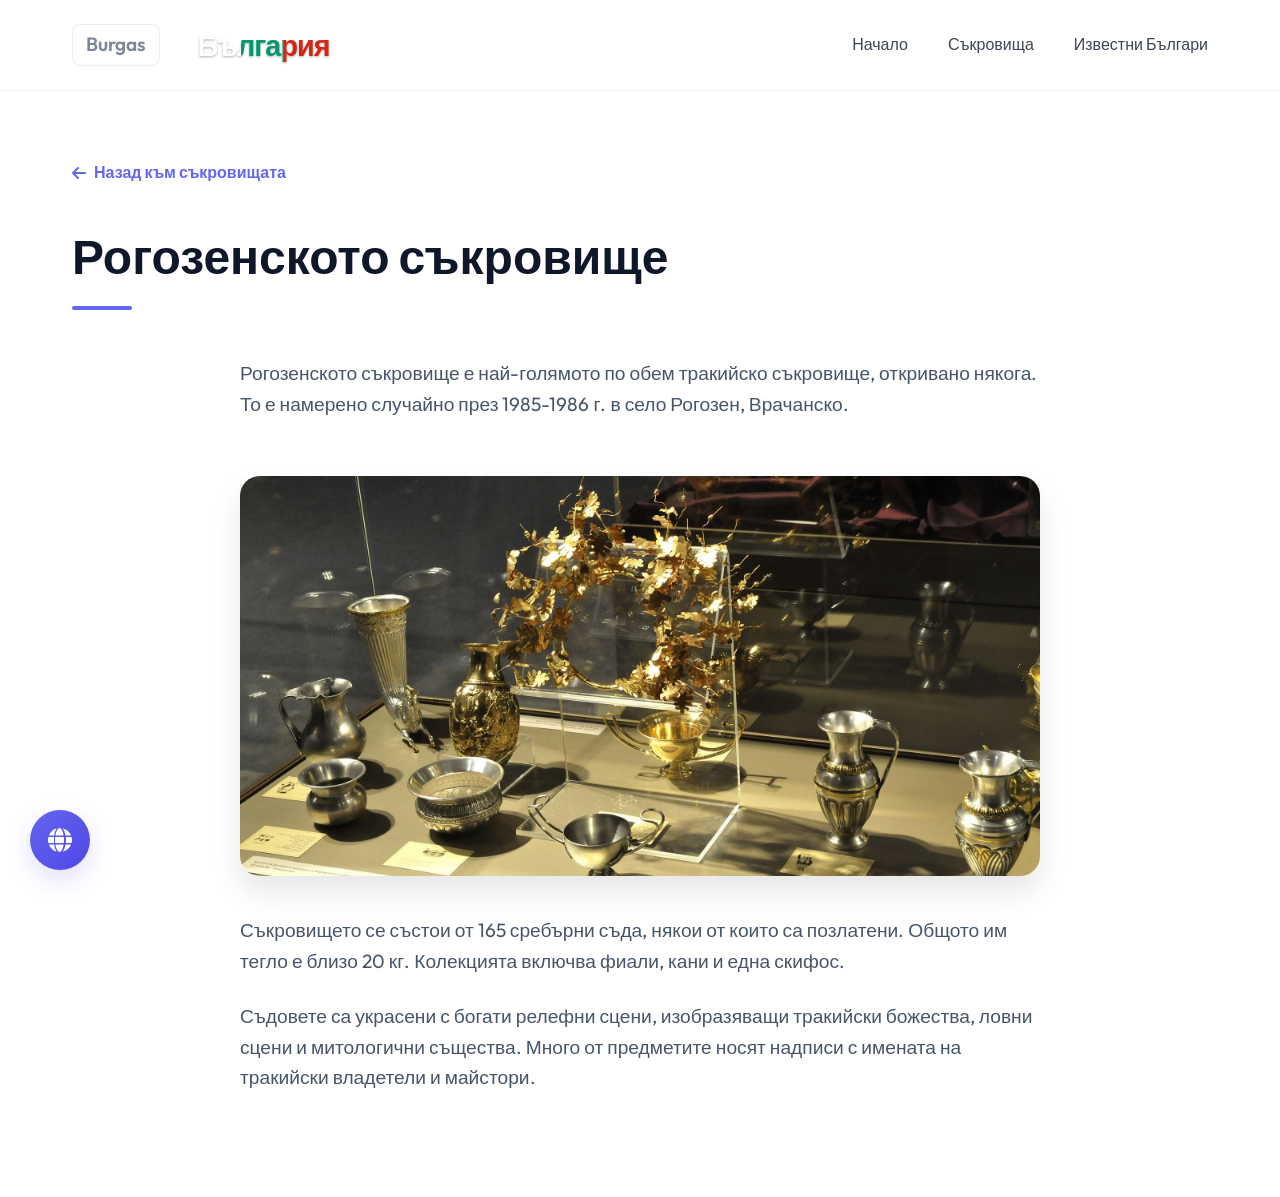
<file: rogozen.html>
<!DOCTYPE html>
<html lang="bg">
<head>
    <meta charset="UTF-8">
    <meta name="viewport" content="width=device-width, initial-scale=1.0">
    <title>Рогозенско съкровище</title>
    <link rel="preconnect" href="https://fonts.googleapis.com">
    <link rel="preconnect" href="https://fonts.gstatic.com" crossorigin>
    <link href="https://fonts.googleapis.com/css2?family=Outfit:wght@300;400;600;700&display=swap" rel="stylesheet">
    <link rel="stylesheet" href="https://cdnjs.cloudflare.com/ajax/libs/font-awesome/6.4.0/css/all.min.css">
    <link rel="stylesheet" href="style.css">
    <link rel="icon" type="image/png" href="assets/bulgaria_flag.png">
    <style>
        .detail-page { padding-top: 10rem; padding-bottom: 5rem; }
        .detail-content { max-width: 800px; margin: 0 auto; }
        .detail-content p { margin-bottom: 1.5rem; font-size: 1.2rem; color: var(--text-secondary); }
        .back-link { display: inline-flex; align-items: center; gap: 0.5rem; color: var(--accent-color); text-decoration: none; font-weight: 600; margin-bottom: 2rem; transition: var(--transition); }
        .back-link:hover { gap: 0.8rem; }
        .detail-image {
            width: 100%;
            height: 400px;
            object-fit: cover;
            border-radius: 20px;
            margin: 2rem 0;
            box-shadow: 0 15px 30px rgba(0,0,0,0.1);
        }
    </style>
</head>
<body>
    <header id="navbar">
        <nav class="container">
            <div class="nav-brand">
                <a href="burgas.html" class="burgas-link">Burgas</a>
                <a href="index.html" class="logo-link">
                    <div class="logo">Bulgaria</div>
                </a>
            </div>
            <ul class="nav-links">
                <li><a href="index.html" data-i18n="nav_home">Начало</a></li>
                <li><a href="treasures.html" data-i18n="nav_treasures">Съкровища</a></li>
                <li><a href="famous-bulgarians.html" data-i18n="nav_famous">Известни Българи</a></li>
            </ul>
            <div class="hamburger">
                <span class="bar"></span>
                <span class="bar"></span>
                <span class="bar"></span>
            </div>
        </nav>
    </header>

    <main class="container detail-page">
        <a href="treasures.html" class="back-link"><i class="fas fa-arrow-left"></i> <span data-i18n="back_to_treasures">Назад към съкровищата</span></a>
        <h1 class="section-title left fade-in" data-i18n="treasure_rog_title">Рогозенското съкровище</h1>
        
        <div class="detail-content fade-in">
            <p data-i18n="treasure_rog_p1">Рогозенското съкровище е най-голямото по обем тракийско съкровище, откривано някога. То е намерено случайно през 1985-1986 г. в село Рогозен, Врачанско.</p>
            
            <img src="assets/rogozensko.jpg" alt="Rogozen Treasure" class="detail-image">
            
            <p data-i18n="treasure_rog_p2">Съкровището се състои от 165 сребърни съда, някои от които са позлатени. Общото им тегло е близо 20 кг. Колекцията включва фиали, кани и една скифос.</p>
            
            <p data-i18n="treasure_rog_p3">Съдовете са украсени с богати релефни сцени, изобразяващи тракийски божества, ловни сцени и митологични същества. Много от предметите носят надписи с имената на тракийски владетели и майстори.</p>
        </div>
    </main>

    <!-- Language Switcher -->
    <div class="lang-switcher">
        <button class="lang-btn" id="langBtn">
            <i class="fas fa-globe"></i>
        </button>
        <div class="lang-options" id="langOptions">
            <button class="lang-option" data-lang="bg" title="Български">
                <img src="assets/bulgaria.png" alt="Български">
            </button>
            <button class="lang-option" data-lang="en" title="English">
                <img src="assets/england.jpg" alt="English">
            </button>
            <button class="lang-option" data-lang="de" title="Deutsch">
                <img src="assets/germany.png" alt="Deutsch">
            </button>
            <button class="lang-option" data-lang="el" title="Ελληνικά">
                <img src="assets/greece.png" alt="Ελληνικά">
            </button>
            <button class="lang-option" data-lang="fr" title="Français">
                <img src="assets/french.png" alt="Français">
            </button>
            <button class="lang-option" data-lang="zh" title="中文">
                <img src="assets/china.png" alt="中文">
            </button>
        </div>
    </div>

    <script src="script.js"></script>
</body>
</html>
</file>
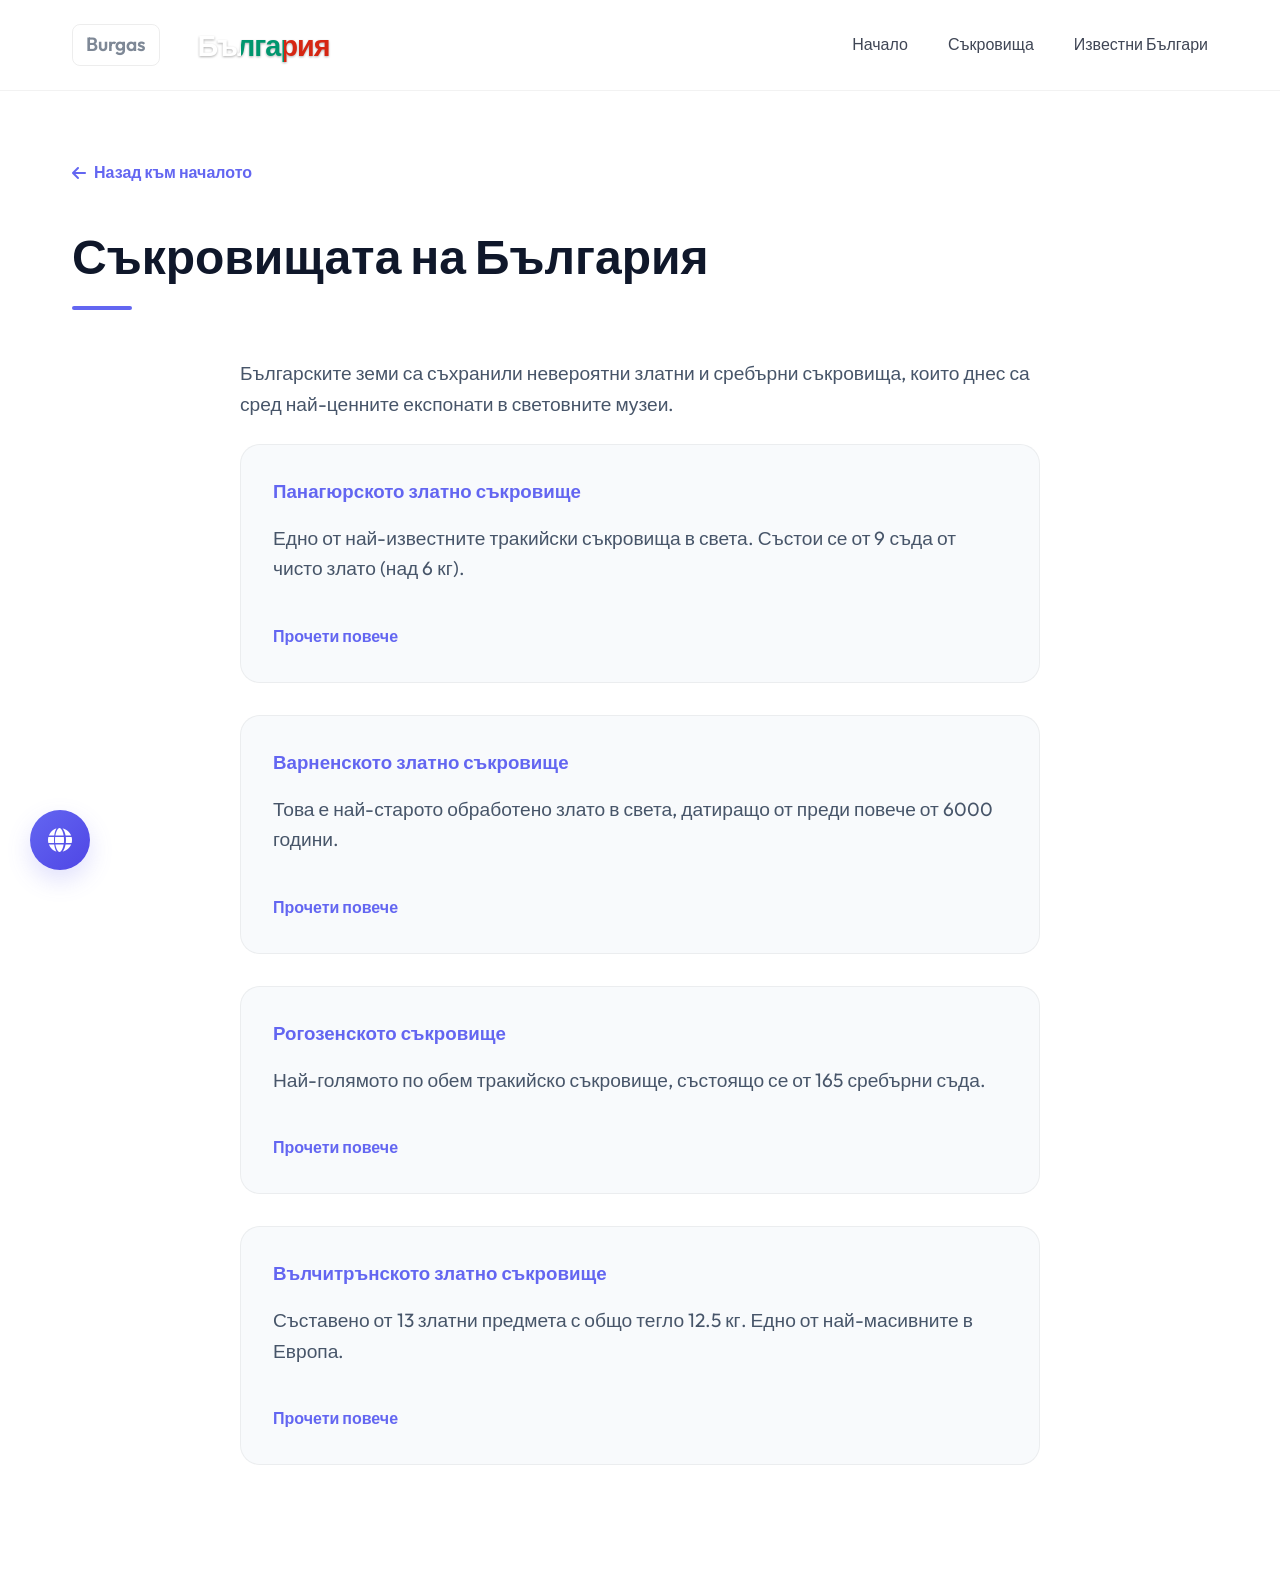
<file: treasures.html>
<!DOCTYPE html>
<html lang="bg">
<head>
    <meta charset="UTF-8">
    <meta name="viewport" content="width=device-width, initial-scale=1.0">
    <title>Съкровищата на България</title>
    <link rel="preconnect" href="https://fonts.googleapis.com">
    <link rel="preconnect" href="https://fonts.gstatic.com" crossorigin>
    <link href="https://fonts.googleapis.com/css2?family=Outfit:wght@300;400;600;700&display=swap" rel="stylesheet">
    <link rel="stylesheet" href="https://cdnjs.cloudflare.com/ajax/libs/font-awesome/6.4.0/css/all.min.css">
    <link rel="stylesheet" href="style.css">
    <link rel="icon" type="image/png" href="assets/bulgaria_flag.png">
    <style>
        .treasures-page {
            padding-top: 10rem;
            padding-bottom: 5rem;
        }
        .treasures-content {
            max-width: 800px;
            margin: 0 auto;
        }
        .treasures-content p {
            margin-bottom: 1.5rem;
            font-size: 1.2rem;
            color: var(--text-secondary);
        }
        .back-link {
            display: inline-flex;
            align-items: center;
            gap: 0.5rem;
            color: var(--accent-color);
            text-decoration: none;
            font-weight: 600;
            margin-bottom: 2rem;
            transition: var(--transition);
        }
        .back-link:hover {
            gap: 0.8rem;
        }
        .treasure-card {
            background: var(--bg-card);
            padding: 2rem;
            border-radius: 20px;
            margin-bottom: 2rem;
            border: 1px solid rgba(0, 0, 0, 0.05);
            transition: var(--transition);
        }
        .treasure-card:hover {
            transform: translateY(-5px);
            box-shadow: 0 10px 30px rgba(0, 0, 0, 0.05);
        }
        .card-btn {
            display: inline-block;
            margin-top: 1rem;
            color: var(--accent-color);
            text-decoration: none;
            font-weight: 600;
            font-size: 1rem;
            transition: var(--transition);
        }
        .card-btn:hover {
            letter-spacing: 0.5px;
        }
    </style>
</head>
<body>
    <header id="navbar">
        <nav class="container">
            <div class="nav-brand">
                <a href="burgas.html" class="burgas-link">Burgas</a>
                <a href="index.html" class="logo-link">
                    <div class="logo">Bulgaria</div>
                </a>
            </div>
            <ul class="nav-links">
                <li><a href="index.html" data-i18n="nav_home">Начало</a></li>
                <li><a href="treasures.html" class="active" data-i18n="nav_treasures">Съкровища</a></li>
                <li><a href="famous-bulgarians.html" data-i18n="nav_famous">Известни Българи</a></li>
            </ul>
            <div class="hamburger">
                <span class="bar"></span>
                <span class="bar"></span>
                <span class="bar"></span>
            </div>
        </nav>
    </header>

    <main class="container treasures-page">
        <a href="index.html" class="back-link"><i class="fas fa-arrow-left"></i> <span data-i18n="back_to_home">Назад към началото</span></a>
        <h1 class="section-title left fade-in" data-i18n="treasures_page_title">Съкровищата на България</h1>
        
        <div class="treasures-content fade-in">
            <p data-i18n="treasures_page_desc">Българските земи са съхранили невероятни златни и сребърни съкровища, които днес са сред най-ценните експонати в световните музеи.</p>
            
            <div class="treasure-card">
                <h3 style="margin-bottom: 1rem; color: var(--accent-color);" data-i18n="treasure_pan_title">Панагюрското златно съкровище</h3>
                <p data-i18n="treasure_pan_short">Едно от най-известните тракийски съкровища в света. Състои се от 9 съда от чисто злато (над 6 кг).</p>
                <a href="panagyurishte.html" class="card-btn" data-i18n="btn_read_more">Прочети повече <i class="fas fa-chevron-right"></i></a>
            </div>
            
            <div class="treasure-card">
                <h3 style="margin-bottom: 1rem; color: var(--accent-color);" data-i18n="treasure_var_title">Варненското златно съкровище</h3>
                <p data-i18n="treasure_var_short">Това е най-старото обработено злато в света, датиращо от преди повече от 6000 години.</p>
                <a href="varna.html" class="card-btn" data-i18n="btn_read_more">Прочети повече <i class="fas fa-chevron-right"></i></a>
            </div>
            
            <div class="treasure-card">
                <h3 style="margin-bottom: 1rem; color: var(--accent-color);" data-i18n="treasure_rog_title">Рогозенското съкровище</h3>
                <p data-i18n="treasure_rog_short">Най-голямото по обем тракийско съкровище, състоящо се от 165 сребърни съда.</p>
                <a href="rogozen.html" class="card-btn" data-i18n="btn_read_more">Прочети повече <i class="fas fa-chevron-right"></i></a>
            </div>

            <div class="treasure-card">
                <h3 style="margin-bottom: 1rem; color: var(--accent-color);" data-i18n="treasure_val_title">Вълчитрънското златно съкровище</h3>
                <p data-i18n="treasure_val_short">Съставено от 13 златни предмета с общо тегло 12.5 кг. Едно от най-масивните в Европа.</p>
                <a href="valchitrun.html" class="card-btn" data-i18n="btn_read_more">Прочети повече <i class="fas fa-chevron-right"></i></a>
            </div>
        </div>
    </main>

    <!-- Language Switcher -->
    <div class="lang-switcher">
        <button class="lang-btn" id="langBtn">
            <i class="fas fa-globe"></i>
        </button>
        <div class="lang-options" id="langOptions">
            <button class="lang-option" data-lang="bg" title="Български">
                <img src="assets/bulgaria.png" alt="Български">
            </button>
            <button class="lang-option" data-lang="en" title="English">
                <img src="assets/england.jpg" alt="English">
            </button>
            <button class="lang-option" data-lang="de" title="Deutsch">
                <img src="assets/germany.png" alt="Deutsch">
            </button>
            <button class="lang-option" data-lang="el" title="Ελληνικά">
                <img src="assets/greece.png" alt="Ελληνικά">
            </button>
            <button class="lang-option" data-lang="fr" title="Français">
                <img src="assets/french.png" alt="Français">
            </button>
            <button class="lang-option" data-lang="zh" title="中文">
                <img src="assets/china.png" alt="中文">
            </button>
        </div>
    </div>

    <script src="script.js"></script>
</body>
</html>
</file>
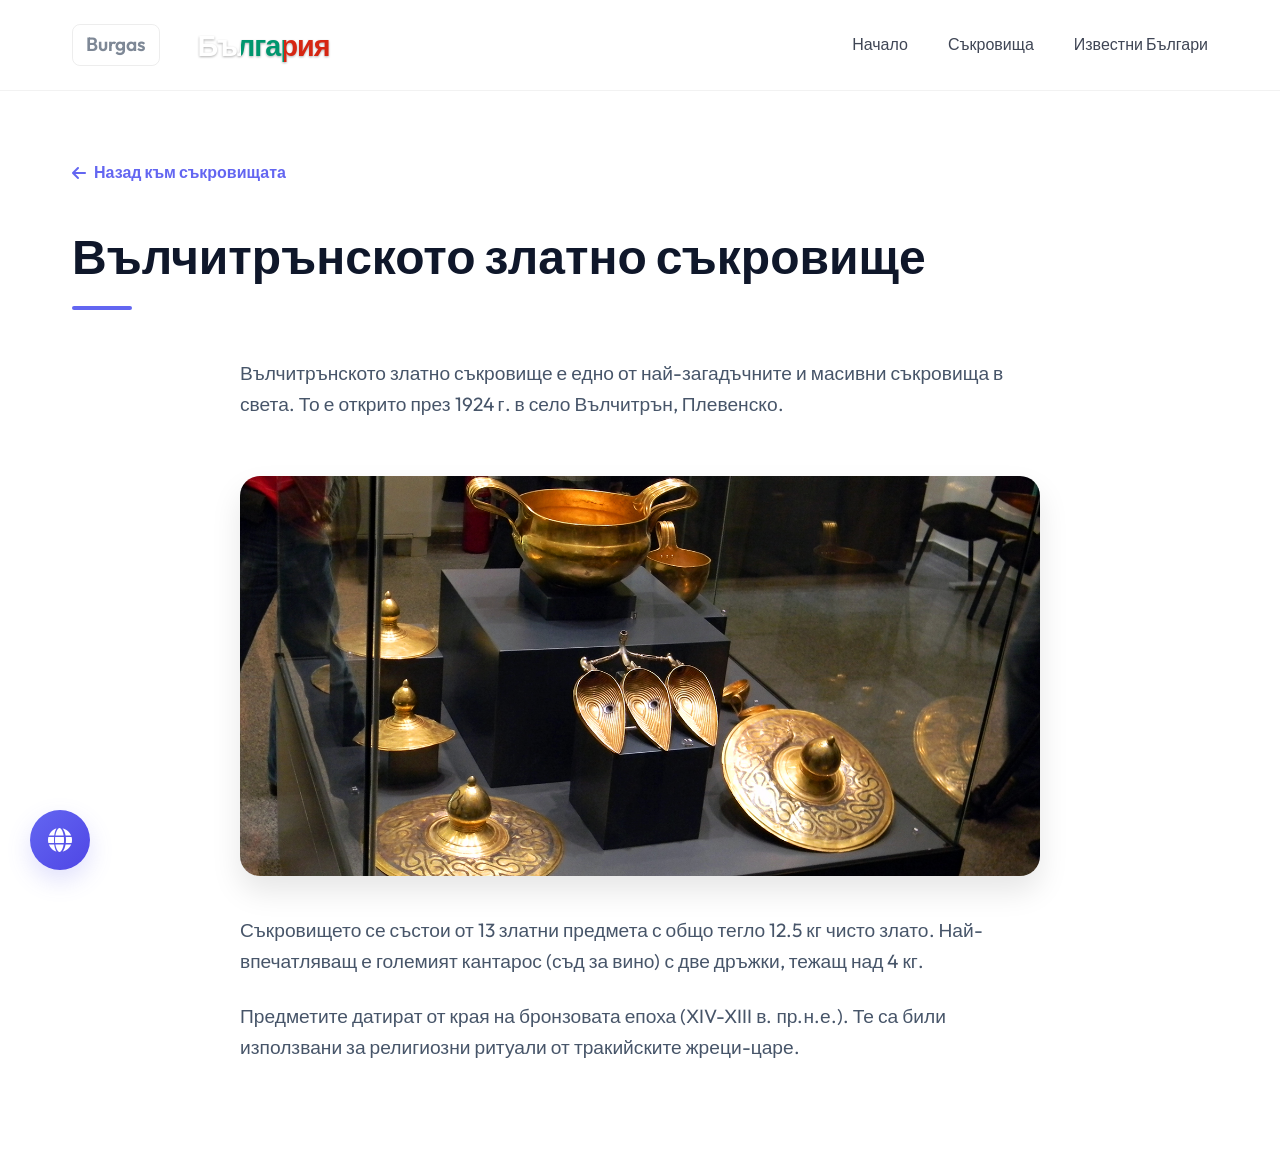
<file: valchitrun.html>
<!DOCTYPE html>
<html lang="bg">
<head>
    <meta charset="UTF-8">
    <meta name="viewport" content="width=device-width, initial-scale=1.0">
    <title>Вълчитрънско златно съкровище</title>
    <link rel="preconnect" href="https://fonts.googleapis.com">
    <link rel="preconnect" href="https://fonts.gstatic.com" crossorigin>
    <link href="https://fonts.googleapis.com/css2?family=Outfit:wght@300;400;600;700&display=swap" rel="stylesheet">
    <link rel="stylesheet" href="https://cdnjs.cloudflare.com/ajax/libs/font-awesome/6.4.0/css/all.min.css">
    <link rel="stylesheet" href="style.css">
    <link rel="icon" type="image/png" href="assets/bulgaria_flag.png">
    <style>
        .detail-page { padding-top: 10rem; padding-bottom: 5rem; }
        .detail-content { max-width: 800px; margin: 0 auto; }
        .detail-content p { margin-bottom: 1.5rem; font-size: 1.2rem; color: var(--text-secondary); }
        .back-link { display: inline-flex; align-items: center; gap: 0.5rem; color: var(--accent-color); text-decoration: none; font-weight: 600; margin-bottom: 2rem; transition: var(--transition); }
        .back-link:hover { gap: 0.8rem; }
        .detail-image {
            width: 100%;
            height: 400px;
            object-fit: cover;
            border-radius: 20px;
            margin: 2rem 0;
            box-shadow: 0 15px 30px rgba(0,0,0,0.1);
        }
    </style>
</head>
<body>
    <header id="navbar">
        <nav class="container">
            <div class="nav-brand">
                <a href="burgas.html" class="burgas-link">Burgas</a>
                <a href="index.html" class="logo-link">
                    <div class="logo">Bulgaria</div>
                </a>
            </div>
            <ul class="nav-links">
                <li><a href="index.html" data-i18n="nav_home">Начало</a></li>
                <li><a href="treasures.html" data-i18n="nav_treasures">Съкровища</a></li>
                <li><a href="famous-bulgarians.html" data-i18n="nav_famous">Известни Българи</a></li>
            </ul>
            <div class="hamburger">
                <span class="bar"></span>
                <span class="bar"></span>
                <span class="bar"></span>
            </div>
        </nav>
    </header>

    <main class="container detail-page">
        <a href="treasures.html" class="back-link"><i class="fas fa-arrow-left"></i> <span data-i18n="back_to_treasures">Назад към съкровищата</span></a>
        <h1 class="section-title left fade-in" data-i18n="treasure_val_title">Вълчитрънското златно съкровище</h1>
        
        <div class="detail-content fade-in">
            <p data-i18n="treasure_val_p1">Вълчитрънското златно съкровище е едно от най-загадъчните и масивни съкровища в света. То е открито през 1924 г. в село Вълчитрън, Плевенско.</p>
            
            <img src="assets/vullchitrun.jpg" alt="Valchitrun Gold Treasure" class="detail-image">
            
            <p data-i18n="treasure_val_p2">Съкровището се състои от 13 златни предмета с общо тегло 12.5 кг чисто злато. Най-впечатляващ е големият кантарос (съд за вино) с две дръжки, тежащ над 4 кг.</p>
            
            <p data-i18n="treasure_val_p3">Предметите датират от края на бронзовата епоха (XIV-XIII в. пр.н.е.). Те са били използвани за религиозни ритуали от тракийските жреци-царе.</p>
        </div>
    </main>

    <!-- Language Switcher -->
    <div class="lang-switcher">
        <button class="lang-btn" id="langBtn">
            <i class="fas fa-globe"></i>
        </button>
        <div class="lang-options" id="langOptions">
            <button class="lang-option" data-lang="bg" title="Български">
                <img src="assets/bulgaria.png" alt="Български">
            </button>
            <button class="lang-option" data-lang="en" title="English">
                <img src="assets/england.jpg" alt="English">
            </button>
            <button class="lang-option" data-lang="de" title="Deutsch">
                <img src="assets/germany.png" alt="Deutsch">
            </button>
            <button class="lang-option" data-lang="el" title="Ελληνικά">
                <img src="assets/greece.png" alt="Ελληνικά">
            </button>
            <button class="lang-option" data-lang="fr" title="Français">
                <img src="assets/french.png" alt="Français">
            </button>
            <button class="lang-option" data-lang="zh" title="中文">
                <img src="assets/china.png" alt="中文">
            </button>
        </div>
    </div>

    <script src="script.js"></script>
</body>
</html>
</file>
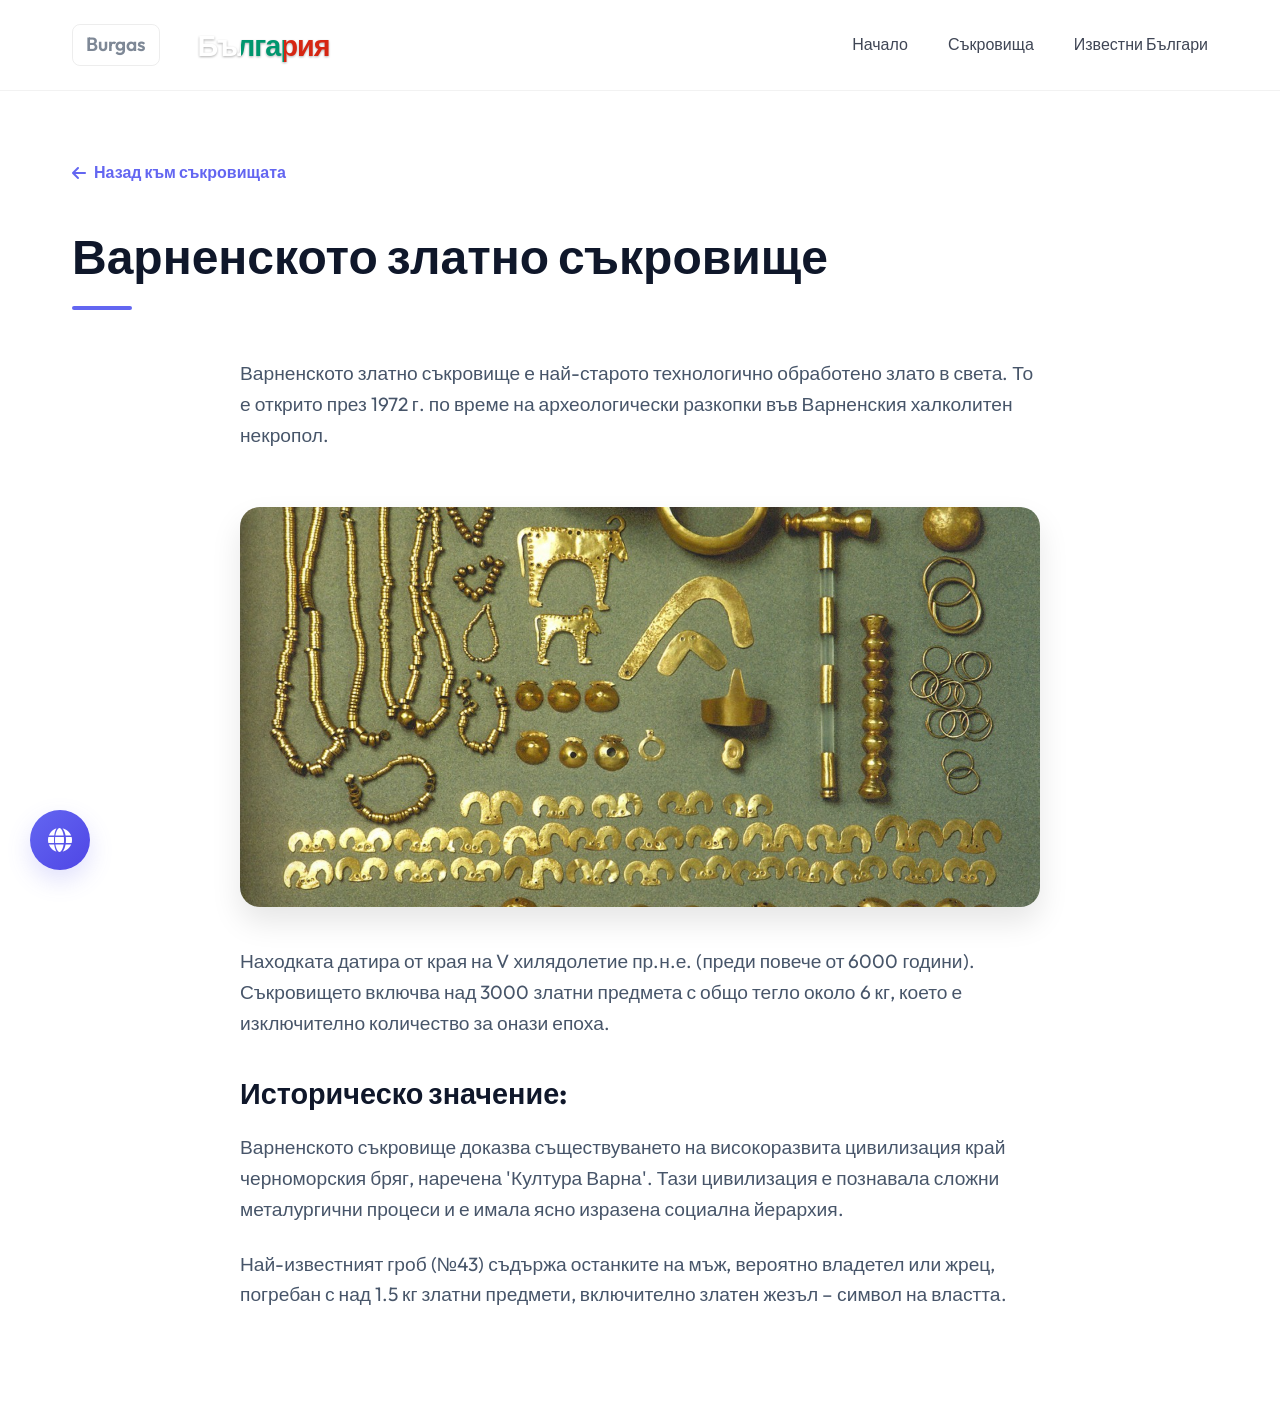
<file: varna.html>
<!DOCTYPE html>
<html lang="bg">
<head>
    <meta charset="UTF-8">
    <meta name="viewport" content="width=device-width, initial-scale=1.0">
    <title>Варненско златно съкровище</title>
    <link rel="preconnect" href="https://fonts.googleapis.com">
    <link rel="preconnect" href="https://fonts.gstatic.com" crossorigin>
    <link href="https://fonts.googleapis.com/css2?family=Outfit:wght@300;400;600;700&display=swap" rel="stylesheet">
    <link rel="stylesheet" href="https://cdnjs.cloudflare.com/ajax/libs/font-awesome/6.4.0/css/all.min.css">
    <link rel="stylesheet" href="style.css">
    <link rel="icon" type="image/png" href="assets/bulgaria_flag.png">
    <style>
        .detail-page { padding-top: 10rem; padding-bottom: 5rem; }
        .detail-content { max-width: 800px; margin: 0 auto; }
        .detail-content p { margin-bottom: 1.5rem; font-size: 1.2rem; color: var(--text-secondary); }
        .back-link { display: inline-flex; align-items: center; gap: 0.5rem; color: var(--accent-color); text-decoration: none; font-weight: 600; margin-bottom: 2rem; transition: var(--transition); }
        .back-link:hover { gap: 0.8rem; }
        .detail-image {
            width: 100%;
            height: 400px;
            object-fit: cover;
            border-radius: 20px;
            margin: 2rem 0;
            box-shadow: 0 15px 30px rgba(0,0,0,0.1);
        }
    </style>
</head>
<body>
    <header id="navbar">
        <nav class="container">
            <div class="nav-brand">
                <a href="burgas.html" class="burgas-link">Burgas</a>
                <a href="index.html" class="logo-link">
                    <div class="logo">Bulgaria</div>
                </a>
            </div>
            <ul class="nav-links">
                <li><a href="index.html" data-i18n="nav_home">Начало</a></li>
                <li><a href="treasures.html" data-i18n="nav_treasures">Съкровища</a></li>
                <li><a href="famous-bulgarians.html" data-i18n="nav_famous">Известни Българи</a></li>
            </ul>
            <div class="hamburger">
                <span class="bar"></span>
                <span class="bar"></span>
                <span class="bar"></span>
            </div>
        </nav>
    </header>

    <main class="container detail-page">
        <a href="treasures.html" class="back-link"><i class="fas fa-arrow-left"></i> <span data-i18n="back_to_treasures">Назад към съкровищата</span></a>
        <h1 class="section-title left fade-in" data-i18n="treasure_var_title">Варненско златно съкровище</h1>
        
        <div class="detail-content fade-in">
            <p data-i18n="treasure_var_p1">Варненското златно съкровище е най-старото технологично обработено злато в света. То е открито през 1972 г. по време на археологически разкопки във Варненския халколитен некропол.</p>
            
            <img src="assets/varnensko.jpg" alt="Varna Gold Treasure" class="detail-image">
            
            <p data-i18n="treasure_var_p2">Находката датира от края на V хилядолетие пр.н.е. (преди повече от 6000 години). Съкровището включва над 3000 златни предмета с общо тегло около 6 кг, което е изключително количество за онази епоха.</p>
            
            <h3 style="margin: 2rem 0 1rem; font-size: 1.8rem;" data-i18n="treasure_var_desc_title">Историческо значение:</h3>
            <p data-i18n="treasure_var_p3">Варненското съкровище доказва съществуването на високоразвита цивилизация край черноморския бряг, наречена "Култура Варна". Тази цивилизация е познавала сложни металургични процеси и е имала ясно изразена социална йерархия.</p>
            
            <p data-i18n="treasure_var_p4">Най-известният гроб (№43) съдържа останките на мъж, вероятно владетел или жрец, погребан с над 1.5 кг златни предмети, включително златен жезъл – символ на властта.</p>
        </div>
    </main>

    <!-- Language Switcher -->
    <div class="lang-switcher">
        <button class="lang-btn" id="langBtn">
            <i class="fas fa-globe"></i>
        </button>
        <div class="lang-options" id="langOptions">
            <button class="lang-option" data-lang="bg" title="Български">
                <img src="assets/bulgaria.png" alt="Български">
            </button>
            <button class="lang-option" data-lang="en" title="English">
                <img src="assets/england.jpg" alt="English">
            </button>
            <button class="lang-option" data-lang="de" title="Deutsch">
                <img src="assets/germany.png" alt="Deutsch">
            </button>
            <button class="lang-option" data-lang="el" title="Ελληνικά">
                <img src="assets/greece.png" alt="Ελληνικά">
            </button>
            <button class="lang-option" data-lang="fr" title="Français">
                <img src="assets/french.png" alt="Français">
            </button>
            <button class="lang-option" data-lang="zh" title="中文">
                <img src="assets/china.png" alt="中文">
            </button>
        </div>
    </div>

    <script src="script.js"></script>
</body>
</html>
</file>
<file: style.css>
:root {
    --bg-color: #ffffff;
    --bg-card: #f8fafc;
    --text-primary: #0f172a;
    --text-secondary: #475569;
    --accent-color: #6366f1;
    --accent-glow: rgba(99, 102, 241, 0.2);
    --nav-bg: rgba(255, 255, 255, 0.8);
    --container-width: 1200px;
    --transition: all 0.3s ease;
}

* {
    margin: 0;
    padding: 0;
    box-sizing: border-box;
}

html {
    scroll-behavior: smooth;
}

body {
    font-family: 'Outfit', sans-serif;
    background-color: var(--bg-color);
    color: var(--text-primary);
    line-height: 1.6;
    overflow-x: hidden;
}

.container {
    max-width: var(--container-width);
    margin: 0 auto;
    padding: 0 2rem;
}

/* Header & Nav */
header {
    position: fixed;
    top: 0;
    width: 100%;
    z-index: 1000;
    background: var(--nav-bg);
    backdrop-filter: blur(10px);
    border-bottom: 1px solid rgba(0, 0, 0, 0.05);
    padding: 1rem 0;
    transition: transform 0.3s ease, background 0.3s ease, padding 0.3s ease;
}

header.nav-hidden {
    transform: translateY(-100%);
}

nav {
    display: flex;
    justify-content: space-between;
    align-items: center;
}

.nav-brand {
    display: flex;
    align-items: center;
    gap: 1.5rem;
}

.burgas-link {
    text-decoration: none;
    font-size: 1.2rem;
    font-weight: 600;
    color: var(--text-secondary);
    padding: 0.3rem 0.8rem;
    border: 1px solid rgba(0,0,0,0.1);
    border-radius: 8px;
    transition: var(--transition);
    opacity: 0.7;
}

.burgas-link:hover, .burgas-link.active {
    opacity: 1;
    color: var(--accent-color);
    border-color: var(--accent-color);
    background: rgba(99, 102, 241, 0.05);
}

.logo-link {
    text-decoration: none;
    transition: var(--transition);
    padding: 0.3rem 0.8rem;
    border-radius: 8px;
    border: 1px solid transparent;
}

.logo-link.active {
    border-color: rgba(0, 150, 110, 0.3);
    background: rgba(0, 150, 110, 0.05);
}

.logo {
    font-size: 1.8rem;
    font-weight: 700;
    letter-spacing: -1px;
    background: linear-gradient(to right, #ffffff 0%, #ffffff 33%, #00966e 33%, #00966e 66%, #d62612 66%, #d62612 100%);
    -webkit-background-clip: text;
    -webkit-text-fill-color: transparent;
    filter: drop-shadow(0 1px 1px rgba(0, 0, 0, 0.3));
}

.nav-links {
    display: flex;
    list-style: none;
    gap: 2.5rem;
}

.nav-links a {
    text-decoration: none;
    color: var(--text-primary);
    font-weight: 500;
    font-size: 1rem;
    transition: var(--transition);
    opacity: 0.8;
}

.nav-links a:hover {
    color: var(--accent-color);
    opacity: 1;
}

.hamburger {
    display: none;
    cursor: pointer;
}

.bar {
    display: block;
    width: 25px;
    height: 3px;
    margin: 5px auto;
    transition: var(--transition);
    background-color: var(--text-primary);
}

/* Hero Section */
.hero-section {
    padding: 0;
    display: flex;
    justify-content: center;
    align-items: center;
    min-height: 100vh;
    background: linear-gradient(rgba(0, 0, 0, 0.5), rgba(0, 0, 0, 0.5)), url('./assets/shipka1.jpg') center/cover no-repeat;
    background-color: #1a1a1a;
    color: #ffffff;
}

.hero-content h1 {
    font-size: 8rem;
    text-align: center;
    text-transform: uppercase;
    letter-spacing: 8px;
    font-weight: 700;
    background: linear-gradient(to right, #ffffff 0%, #ffffff 33%, #00966e 33%, #00966e 66%, #d62612 66%, #d62612 100%);
    -webkit-background-clip: text;
    -webkit-text-fill-color: transparent;
    filter: drop-shadow(0 4px 10px rgba(0, 0, 0, 0.5));
}



/* Content Sections */
.content-section {
    padding: 8rem 0;
    background-color: var(--bg-color);
}

.treasures-banner {
    background: linear-gradient(rgba(0, 0, 0, 0.7), rgba(0, 0, 0, 0.7)), url('./assets/bg tresure.jpg') center/cover no-repeat;
    background-attachment: fixed;
    color: white;
}

.treasures-banner .section-title {
    color: white;
}

.treasures-banner .section-title::after {
    background-color: #ffd700; /* Gold color for treasures */
}

.section-title {
    font-size: 3rem;
    margin-bottom: 3rem;
    text-align: center;
    position: relative;
    padding-bottom: 1rem;
}

.section-title::after {
    content: '';
    position: absolute;
    bottom: 0;
    left: 50%;
    transform: translateX(-50%);
    width: 60px;
    height: 4px;
    background-color: var(--accent-color);
    border-radius: 2px;
}

.section-title.left {
    text-align: left;
}

.section-title.left::after {
    left: 0;
    transform: none;
}

.btn {
    display: inline-block;
    padding: 1rem 2rem;
    background-color: var(--accent-color);
    color: white;
    text-decoration: none;
    border-radius: 50px;
    font-weight: 600;
    transition: var(--transition);
    border: none;
    cursor: pointer;
    box-shadow: 0 4px 15px var(--accent-glow);
}

.btn:hover {
    transform: translateY(-3px);
    box-shadow: 0 6px 20px var(--accent-glow);
    background-color: #4f46e5; /* Slightly darker than accent */
}

/* Animations */
.fade-in {
    animation: fadeIn 1s ease-out forwards;
}

/* Language Switcher */
.lang-switcher {
    position: fixed;
    bottom: 30px;
    left: 30px;
    z-index: 2000;
}

.lang-btn {
    width: 60px;
    height: 60px;
    border-radius: 50%;
    background: linear-gradient(135deg, var(--accent-color), #4f46e5);
    border: none;
    color: white;
    font-size: 1.5rem;
    cursor: pointer;
    box-shadow: 0 10px 25px var(--accent-glow);
    transition: var(--transition);
    display: flex;
    justify-content: center;
    align-items: center;
    position: relative;
    z-index: 2;
}

.lang-btn:hover {
    transform: scale(1.1) rotate(15deg);
    box-shadow: 0 15px 30px var(--accent-glow);
}

.lang-options {
    position: absolute;
    bottom: 75px;
    left: 0;
    display: flex;
    flex-direction: column;
    gap: 15px;
    opacity: 0;
    visibility: hidden;
    transform: translateY(20px) scale(0.8);
    transition: var(--transition);
    transform-origin: bottom left;
}

.lang-options.active {
    opacity: 1;
    visibility: visible;
    transform: translateY(0) scale(1);
}

.lang-option {
    width: 50px;
    height: 50px;
    border-radius: 50%;
    background: white;
    border: 2px solid transparent;
    cursor: pointer;
    box-shadow: 0 5px 15px rgba(0,0,0,0.1);
    transition: var(--transition);
    overflow: hidden;
    padding: 0;
    display: flex;
    justify-content: center;
    align-items: center;
}

.lang-option img {
    width: 100%;
    height: 100%;
    object-fit: cover;
}

.lang-option:hover {
    transform: scale(1.1);
    border-color: var(--accent-color);
}

@media (max-width: 768px) {
    .lang-switcher {
        bottom: 20px;
        left: 20px;
    }
    .lang-btn {
        width: 50px;
        height: 50px;
        font-size: 1.2rem;
    }
}

/* Responsive Design */
@media (max-width: 992px) {
    .hero-content h1 {
        font-size: 6rem;
    }
}

@media (max-width: 768px) {
    .hamburger {
        display: block;
        z-index: 1001;
    }

    .hamburger.active .bar:nth-child(2) {
        opacity: 0;
    }

    .hamburger.active .bar:nth-child(1) {
        transform: translateY(8px) rotate(45deg);
    }

    .hamburger.active .bar:nth-child(3) {
        transform: translateY(-8px) rotate(-45deg);
    }

    .nav-links {
        position: fixed;
        left: -100%;
        top: 0;
        flex-direction: column;
        background-color: var(--bg-color);
        width: 100%;
        height: 100vh;
        text-align: center;
        transition: 0.3s;
        box-shadow: 0 10px 27px rgba(0, 0, 0, 0.05);
        padding-top: 8rem;
        gap: 2rem;
        z-index: 1000;
    }

    .nav-links.active {
        left: 0;
    }

    .nav-links a {
        font-size: 1.5rem;
    }

    .hero-content h1 {
        font-size: 4rem;
        letter-spacing: 4px;
    }

    .section-title {
        font-size: 2.2rem;
    }

    .content-section {
        padding: 5rem 0;
    }

    .container {
        padding: 0 1.5rem;
    }

    .treasures-banner {
        background-attachment: scroll;
    }
}

@media (max-width: 480px) {
    .hero-content h1 {
        font-size: 3rem;
    }

    .logo {
        font-size: 1.2rem;
    }

    .nav-brand {
        gap: 0.5rem;
    }

    .burgas-link {
        font-size: 0.9rem;
        padding: 0.2rem 0.4rem;
    }
}
</file>
